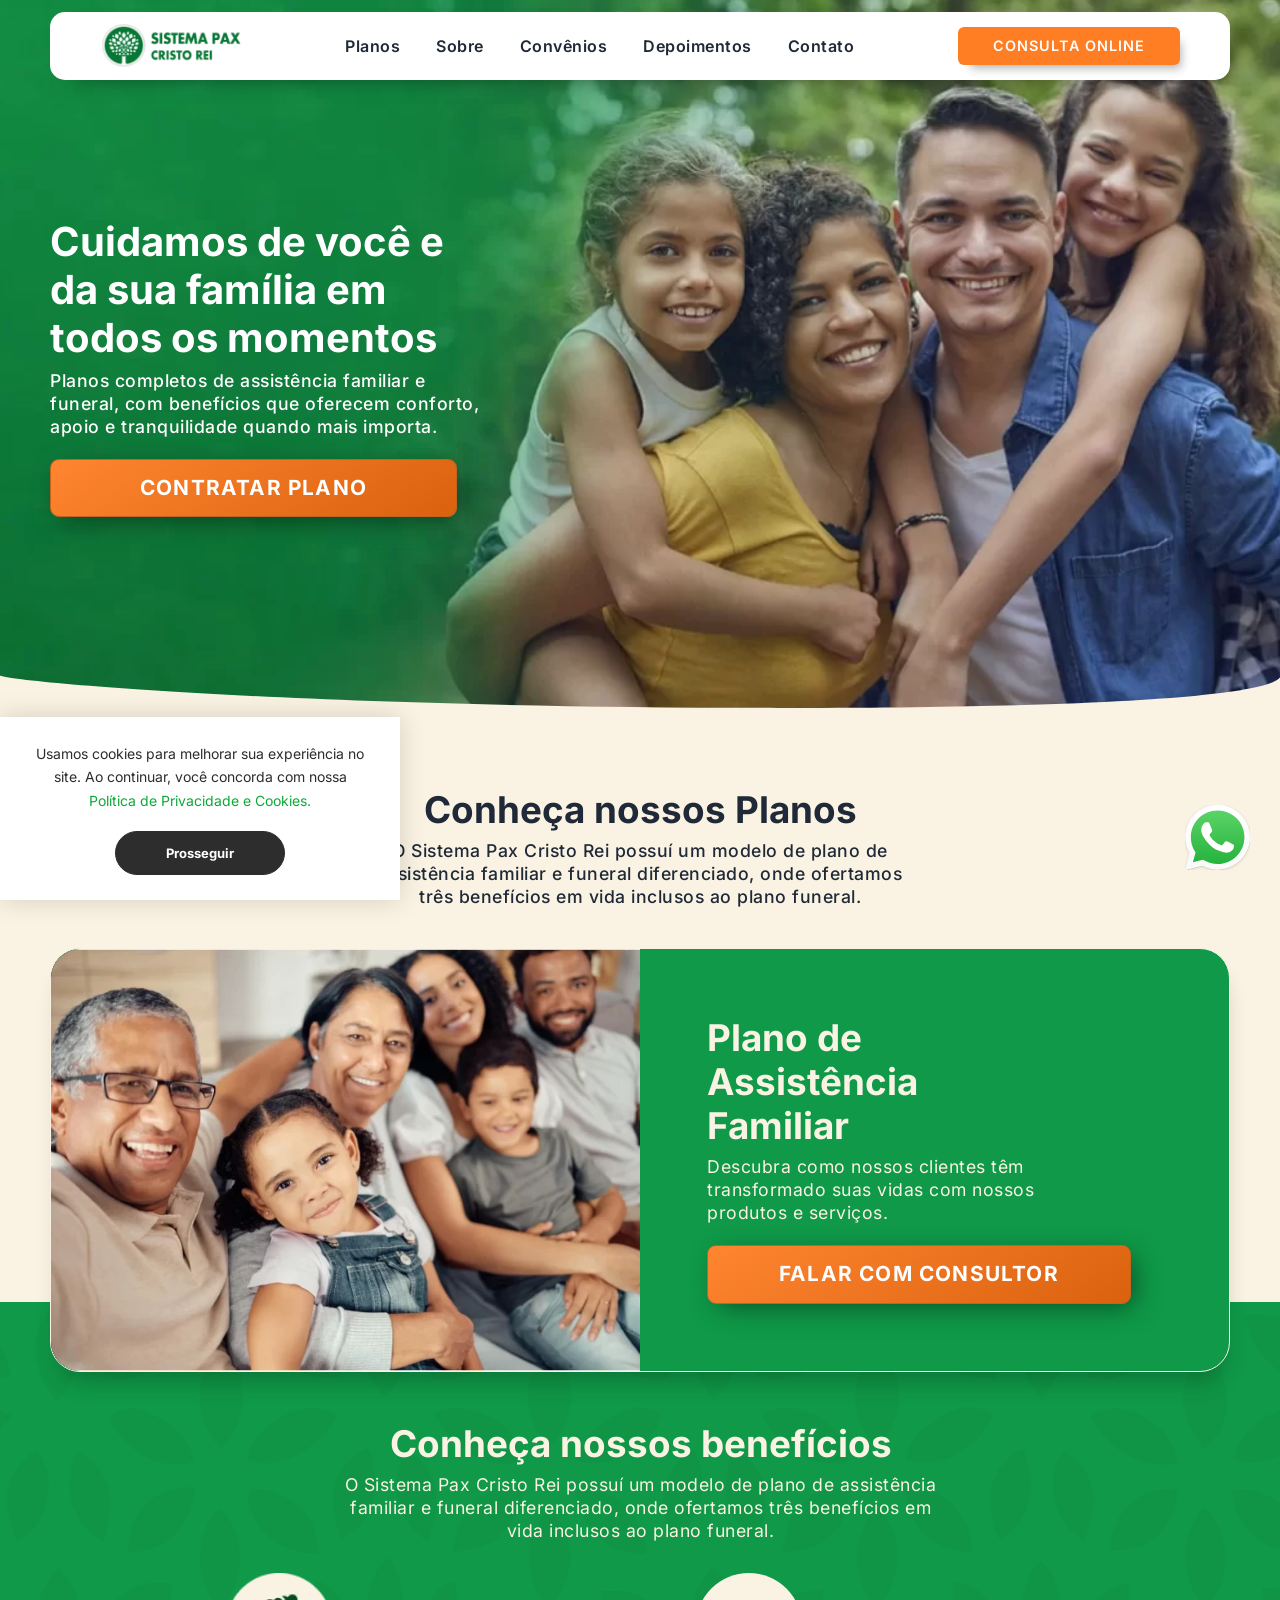
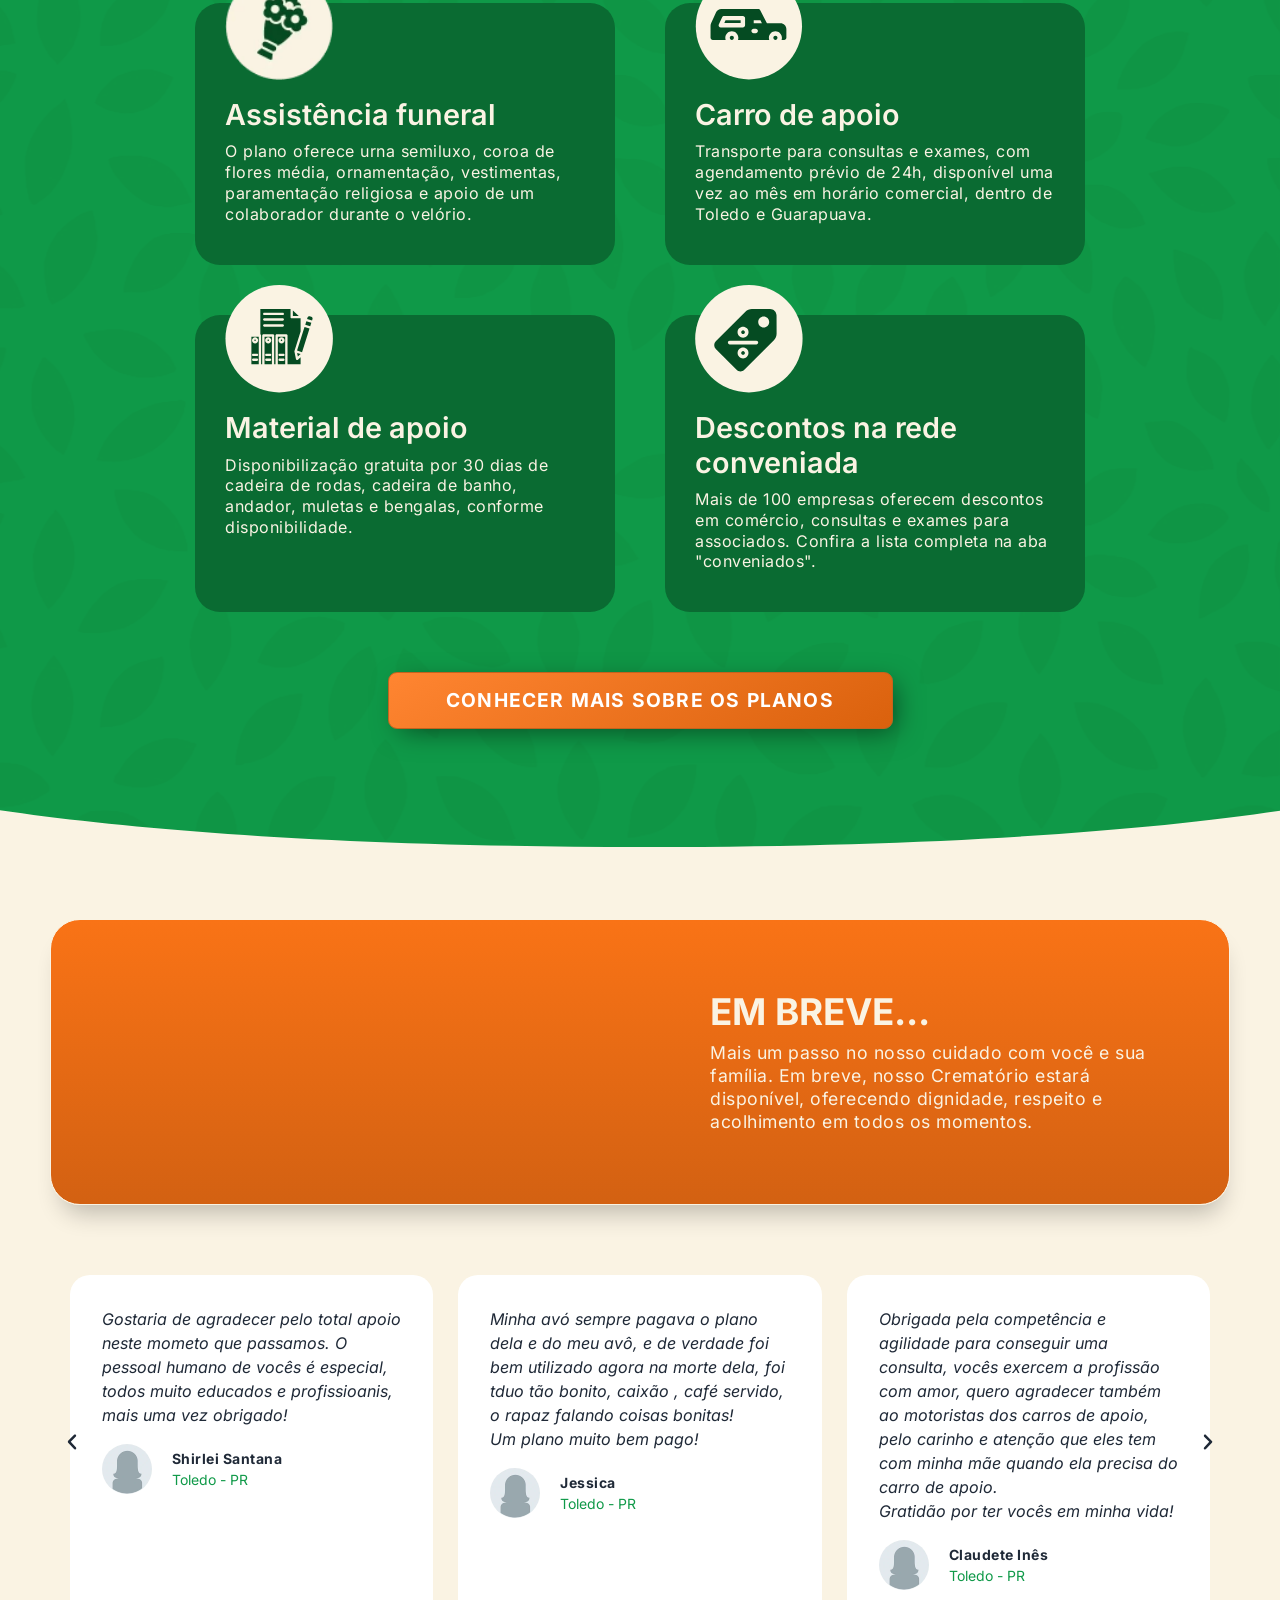
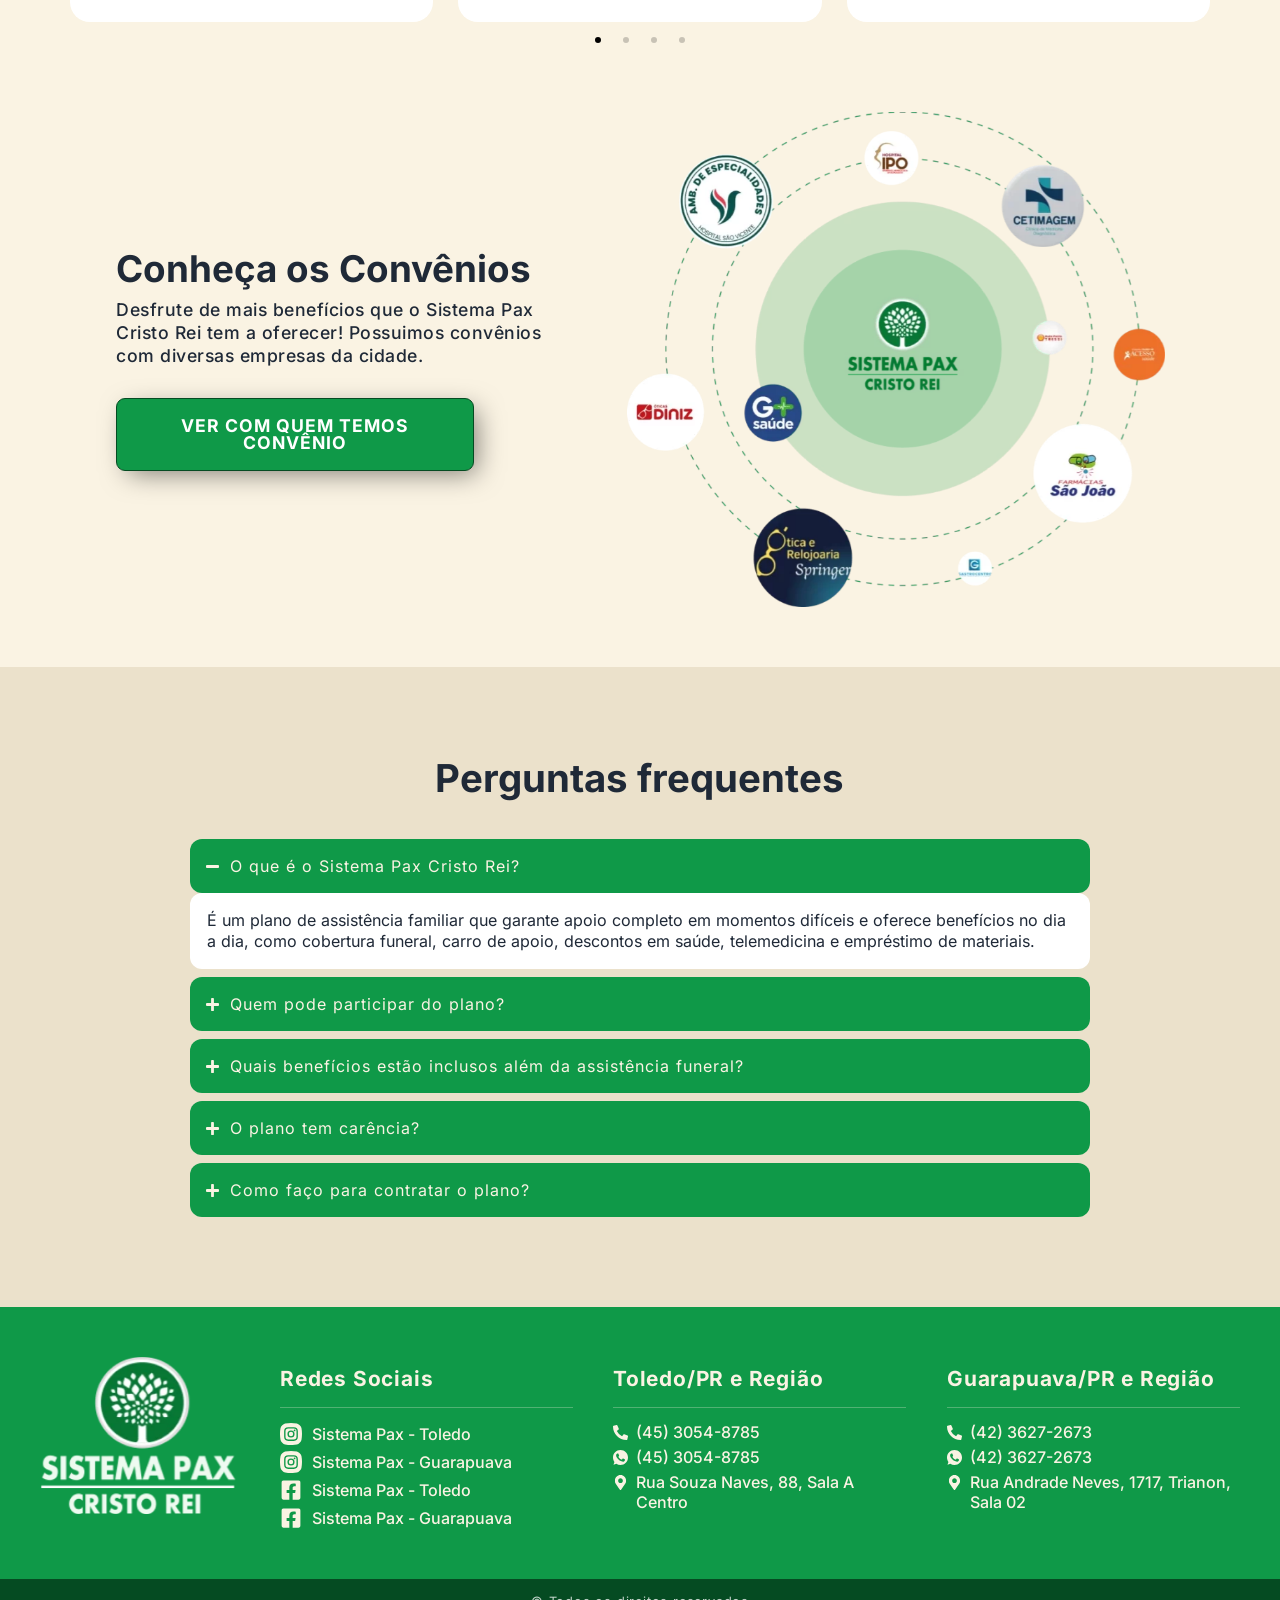
<file: site/index.html>
<!DOCTYPE html>
<html lang="pt-BR">
<head>
  <meta charset="UTF-8">
  <meta name="viewport" content="width=device-width, initial-scale=1">
  <title>Início - Sistema Pax Cristo Rei</title>
  <meta name="description" content="Planos completos de assistência familiar e funeral, com benefícios que oferecem conforto, apoio e tranquilidade quando mais importa.">
  <meta name="robots" content="follow, index, max-snippet:-1, max-video-preview:-1, max-image-preview:large">
  <link rel="canonical" href="https://sistemapaxcristorei.com.br/">
  <meta property="og:locale" content="pt_BR">
  <meta property="og:type" content="website">
  <meta property="og:title" content="Início - Sistema Pax Cristo Rei">
  <meta property="og:description" content="Planos completos de assistência familiar e funeral, com benefícios que oferecem conforto, apoio e tranquilidade quando mais importa.">
  <meta property="og:url" content="https://sistemapaxcristorei.com.br/">
  <meta property="og:site_name" content="Sistema Pax Cristo Rei">
  <meta property="og:image" content="https://sistemapaxcristorei.com.br/assets/img/img-1.webp">
  <meta name="twitter:card" content="summary_large_image">
  <meta name="twitter:title" content="Início - Sistema Pax Cristo Rei">
  <meta name="twitter:description" content="Planos completos de assistência familiar e funeral, com benefícios que oferecem conforto, apoio e tranquilidade quando mais importa.">
  <link rel="icon" href="./assets/img/logotopo_5.webp" sizes="192x192">
  <link rel="apple-touch-icon" href="./assets/img/logotopo_5.webp">
  <link rel="preload" href="./assets/fonts/inter-latin.woff2" as="font" type="font/woff2" crossorigin>
  <link rel="preload" as="image" href="./assets/img/ses-1-desktop-1.webp" media="(min-width: 1367px)" fetchpriority="high">
  <link rel="preload" as="image" href="./assets/img/ses-1-desktop-1-1536x562.webp" media="(min-width: 1201px) and (max-width: 1366px)" fetchpriority="high">
  <link rel="preload" as="image" href="./assets/img/ses-1-desktop-1-1024x375.webp" media="(min-width: 1025px) and (max-width: 1200px)" fetchpriority="high">
  <link rel="preload" as="image" href="./assets/img/ses-1-tablet.webp" media="(min-width: 768px) and (max-width: 1024px)" fetchpriority="high">
  <link rel="preload" as="image" href="./assets/img/ses-1-mobile.webp" media="(max-width: 767px)" fetchpriority="high">
  <link rel="stylesheet" href="./assets/css/style.css?v=7298a313">
  <script src="./assets/js/anim-init.js?v=d9fc86ed"></script>
  <script type="application/ld+json">
  {"@context":"https://schema.org","@graph":[{"@type":["Organization"],"@id":"https://sistemapaxcristorei.com.br/#organization","name":"Sistema Pax Cristo Rei","url":"https://sistemapaxcristorei.com.br/","logo":{"@type":"ImageObject","url":"https://sistemapaxcristorei.com.br/assets/img/logotopo_2.webp","width":341,"height":106},"openingHours":["Monday,Tuesday,Wednesday,Thursday,Friday,Saturday,Sunday 09:00-17:00"],"description":"Planos completos de assistência familiar e funeral, com benefícios que oferecem conforto, apoio e tranquilidade quando mais importa."},{"@type":"WebSite","@id":"https://sistemapaxcristorei.com.br/#website","url":"https://sistemapaxcristorei.com.br/","name":"Sistema Pax Cristo Rei","alternateName":"Sistema Pax","publisher":{"@id":"https://sistemapaxcristorei.com.br/#organization"},"inLanguage":"pt-BR"}]}
  </script>
  <!-- Google Tag Manager -->
  <script src="./assets/js/gtm-init.js?v=2e1f41f6" async></script>
  <!-- End Google Tag Manager -->
</head>
<body class="page-index">
  <noscript><iframe src="https://www.googletagmanager.com/ns.html?id=GTM-T6L82PLL" height="0" width="0" class="gtm-noscript-frame"></iframe></noscript>
  <a class="skip-link" href="#content">Ir para o conteúdo</a>
  <div class="progresso" aria-hidden="true"></div>

  <header class="site-header">
    <div class="header-bar">
      <a class="header-logo" href="./" aria-label="Sistema Pax Cristo Rei - Início">
        <img src="./assets/img/logotopo_2.webp" srcset="./assets/img/logotopo_2-300x93.webp 300w, ./assets/img/logotopo_2.webp 341w" sizes="(max-width: 1024px) 147px, 141px" width="341" height="106" alt="Sistema Pax Cristo Rei">
      </a>
      <nav class="main-nav" aria-label="menu topo">
        <ul>
          <li><a href="./planos/">Planos</a></li>
          <li><a href="./sobre/">Sobre</a></li>
          <li><a href="./convenios/">Convênios</a></li>
          <li><a href="./depoimentos/">Depoimentos</a></li>
          <li><a href="./contato/">Contato</a></li>
        </ul>
      </nav>
      <span class="header-divider" aria-hidden="true"></span>
      <a class="btn btn-header" href="https://sistemapaxcristorei.ailine.com.br/" target="_blank" rel="noopener">CONSULTA ONLINE</a>
    </div>
  </header>

  <main id="content">
<section class="hero hero-home">
  <div class="container hero-inner">
    <div class="hero-text">
      <h1>Cuidamos de você e da sua família em todos os momentos</h1>
      <p>Planos completos de assistência familiar e funeral, com benefícios que oferecem conforto, apoio e tranquilidade quando mais importa.</p>
    </div>
    <a class="btn btn-orange btn-grow hero-btn" href="https://wa.me/554236272673?text=Ol%C3%A1%2C%20vim%20pelo%20site%20e%20gostaria%20de%20mais%20informa%C3%A7%C3%B5es.%20Pode%20me%20ajudar%3F" target="_blank" rel="noopener">CONTRATAR PLANO</a>
  </div>
  <div class="shape shape-bottom shape-asym" aria-hidden="true"><svg viewBox="0 0 1000 100" preserveAspectRatio="none"><path d="M615.2,96.7C240.2,97.8,0,18.9,0,0v100h1000V0C1000,19.2,989.8,96,615.2,96.7z"/></svg></div>
</section>

<section class="section home-planos">
  <div class="container col-center">
    <div class="section-head">
      <h2>Conheça nossos Planos</h2>
      <p>O Sistema Pax Cristo Rei possuí um modelo de plano de assistência familiar e funeral diferenciado, onde ofertamos três benefícios em vida inclusos ao plano funeral.</p>
    </div>
    <div class="split-card split-card-overlap">
      <div class="split-img"><img class="split-img-foto" src="./assets/img/img-1.webp" srcset="./assets/img/img-1-300x202.webp 300w, ./assets/img/img-1-768x517.webp 768w, ./assets/img/img-1.webp 865w" sizes="(max-width: 880px) 100vw, 50vw" width="865" height="582" alt="Família reunida sorrindo no sofá" loading="lazy" decoding="async"></div>
      <div class="split-body">
        <div>
          <h3>Plano de Assistência Familiar</h3>
          <p>Descubra como nossos clientes têm transformado suas vidas com nossos produtos e serviços.</p>
        </div>
        <a class="btn btn-orange btn-grow" href="https://wa.me/554236272673?text=Ol%C3%A1%2C%20vim%20pelo%20site%20e%20gostaria%20de%20mais%20informa%C3%A7%C3%B5es.%20Pode%20me%20ajudar%3F" target="_blank" rel="noopener">Falar com Consultor</a>
      </div>
    </div>
  </div>
</section>

<section class="section home-beneficios">
  <div class="container col-center">
    <div class="section-head section-head-light">
      <h2>Conheça nossos benefícios</h2>
      <p>O Sistema Pax Cristo Rei possuí um modelo de plano de assistência familiar e funeral diferenciado, onde ofertamos três benefícios em vida inclusos ao plano funeral.</p>
    </div>
    <div class="benefit-grid">
      <article class="benefit-card">
        <img src="./assets/img/icone-1.webp" width="91" height="90" alt="" loading="lazy">
        <h3>Assistência funeral</h3>
        <p>O plano oferece urna semiluxo, coroa de flores média, ornamentação, vestimentas, paramentação religiosa e apoio de um colaborador durante o velório.</p>
      </article>
      <article class="benefit-card">
        <img src="./assets/img/Group-42.svg" width="91" height="90" alt="" loading="lazy">
        <h3>Carro de apoio</h3>
        <p>Transporte para consultas e exames, com agendamento prévio de 24h, disponível uma vez ao mês em horário comercial, dentro de Toledo e Guarapuava.</p>
      </article>
      <article class="benefit-card">
        <img src="./assets/img/Group-43.svg" width="90" height="90" alt="" loading="lazy">
        <h3>Material de apoio</h3>
        <p>Disponibilização gratuita por 30 dias de cadeira de rodas, cadeira de banho, andador, muletas e bengalas, conforme disponibilidade.</p>
      </article>
      <article class="benefit-card">
        <img src="./assets/img/Group-44.svg" width="90" height="90" alt="" loading="lazy">
        <h3>Descontos na rede conveniada</h3>
        <p>Mais de 100 empresas oferecem descontos em comércio, consultas e exames para associados. Confira a lista completa na aba "conveniados".</p>
      </article>
    </div>
    <a class="btn btn-orange btn-grow btn-planos" href="./planos/">Conhecer mais sobre os planos</a>
  </div>
  <div class="shape shape-bottom shape-curve" aria-hidden="true"><svg viewBox="0 0 1000 100" preserveAspectRatio="none"><path d="M500,97C126.7,96.3,0.8,19.8,0,0v100l1000,0V1C1000,19.4,873.3,97.8,500,97z"/></svg></div>
</section>

<section class="section home-embreve">
  <div class="container">
    <div class="split-card split-card-orange">
      <div class="split-img split-video" data-bg-video="UHmfruhnGL0" data-start="15"></div>
      <div class="split-body split-body-wide">
        <div>
          <h3>EM BREVE...</h3>
          <p>Mais um passo no nosso cuidado com você e sua família. Em breve, nosso Crematório estará disponível, oferecendo dignidade, respeito e acolhimento em todos os momentos.</p>
        </div>
      </div>
    </div>
  </div>
</section>

<section class="section home-depoimentos">
  <div class="container">
    <div class="carousel" data-carousel aria-roledescription="carousel" aria-label="Depoimentos">
      <button type="button" class="carousel-btn carousel-prev" aria-label="Anterior"><svg viewBox="0 0 1000 1000"><use href="#i-chev-left"/></svg></button>
      <div class="carousel-viewport">
        <div class="carousel-track">
        <div class="carousel-slide">
          <figure class="testimonial">
            <blockquote class="testimonial-text">Gostaria de agradecer pelo total apoio neste mometo que passamos. O pessoal humano de vocês é especial, todos muito educados e profissioanis, mais uma vez obrigado!</blockquote>
            <figcaption class="testimonial-footer">
              <img src="./assets/img/icone-female.webp" width="50" height="50" alt="Shirlei Santana" loading="lazy">
              <cite><span class="t-name">Shirlei Santana</span><span class="t-title">Toledo - PR</span></cite>
            </figcaption>
          </figure>
        </div>
        <div class="carousel-slide">
          <figure class="testimonial">
            <blockquote class="testimonial-text">Minha avó sempre pagava o plano dela e do meu avô, e de verdade foi bem utilizado agora na morte dela, foi tduo tão bonito, caixão , café servido, o rapaz falando coisas bonitas!<br>Um plano muito bem pago!</blockquote>
            <figcaption class="testimonial-footer">
              <img src="./assets/img/icone-female.webp" width="50" height="50" alt="Jessica" loading="lazy">
              <cite><span class="t-name">Jessica</span><span class="t-title">Toledo - PR</span></cite>
            </figcaption>
          </figure>
        </div>
        <div class="carousel-slide">
          <figure class="testimonial">
            <blockquote class="testimonial-text">Obrigada pela competência e agilidade para conseguir uma consulta, vocês exercem a profissão com amor, quero agradecer também ao motoristas dos carros de apoio, pelo carinho e atenção que eles tem com minha mãe quando ela precisa do carro de apoio.<br>Gratidão por ter vocês em minha vida!</blockquote>
            <figcaption class="testimonial-footer">
              <img src="./assets/img/icone-female.webp" width="50" height="50" alt="Claudete Inês" loading="lazy">
              <cite><span class="t-name">Claudete Inês</span><span class="t-title">Toledo - PR</span></cite>
            </figcaption>
          </figure>
        </div>
        <div class="carousel-slide">
          <figure class="testimonial">
            <blockquote class="testimonial-text">Eu, Joana, quero agradecer todos vocês do paxi Cristo pelo atendimento que Deus abençoe a todos vocês o meu muito obrigada</blockquote>
            <figcaption class="testimonial-footer">
              <img src="./assets/img/icone-female.webp" width="50" height="50" alt="Joana" loading="lazy">
              <cite><span class="t-name">Joana</span><span class="t-title">Toledo - PR</span></cite>
            </figcaption>
          </figure>
        </div>
        </div>
      </div>
      <button type="button" class="carousel-btn carousel-next" aria-label="Próximo"><svg viewBox="0 0 1000 1000"><use href="#i-chev-right"/></svg></button>
      <div class="carousel-dots" role="tablist"></div>
    </div>
  </div>
</section>

<section class="section home-convenios">
  <div class="container convenios-row">
    <div class="convenios-text">
      <h2>Conheça os Convênios</h2>
      <p>Desfrute de mais benefícios que o Sistema Pax Cristo Rei tem a oferecer! Possuimos convênios com diversas empresas da cidade.</p>
      <a class="btn btn-green btn-grow" href="./convenios/">Ver com quem temos convênio</a>
    </div>
    <div class="convenios-img">
      <img src="./assets/img/group_22-1.webp" srcset="./assets/img/group_22-1-300x276.webp 300w, ./assets/img/group_22-1-768x707.webp 768w, ./assets/img/group_22-1.webp 876w" sizes="(max-width: 767px) 87vw, (max-width: 1024px) 50vw, 42vw" width="876" height="806" alt="Empresas conveniadas ao Sistema Pax Cristo Rei" loading="lazy" decoding="async">
    </div>
  </div>
</section>

<section class="section home-faq">
  <div class="container col-center">
    <h2 class="faq-title">Perguntas frequentes</h2>
    <div class="accordion" data-accordion>
      <details class="acc-item" open>
        <summary><span class="acc-icon" aria-hidden="true"><svg class="i-open" viewBox="0 0 448 512"><use href="#i-minus"/></svg><svg class="i-closed" viewBox="0 0 448 512"><use href="#i-plus"/></svg></span><span class="acc-title">O que é o Sistema Pax Cristo Rei?</span></summary>
        <div class="acc-content"><p>É um plano de assistência familiar que garante apoio completo em momentos difíceis e oferece benefícios no dia a dia, como cobertura funeral, carro de apoio, descontos em saúde, telemedicina e empréstimo de materiais.</p></div>
      </details>
      <details class="acc-item">
        <summary><span class="acc-icon" aria-hidden="true"><svg class="i-open" viewBox="0 0 448 512"><use href="#i-minus"/></svg><svg class="i-closed" viewBox="0 0 448 512"><use href="#i-plus"/></svg></span><span class="acc-title">Quem pode participar do plano?</span></summary>
        <div class="acc-content"><p>O titular pode incluir no contrato cônjuge, filhos solteiros, além de pais ou sogros, garantindo proteção para toda a família.</p></div>
      </details>
      <details class="acc-item">
        <summary><span class="acc-icon" aria-hidden="true"><svg class="i-open" viewBox="0 0 448 512"><use href="#i-minus"/></svg><svg class="i-closed" viewBox="0 0 448 512"><use href="#i-plus"/></svg></span><span class="acc-title">Quais benefícios estão inclusos além da assistência funeral?</span></summary>
        <div class="acc-content"><p>Além da cobertura funeral, você tem acesso a descontos em saúde, consultas por vídeo, carro de apoio para exames e consultas e empréstimo de cadeiras de rodas, muletas e andadores.</p></div>
      </details>
      <details class="acc-item">
        <summary><span class="acc-icon" aria-hidden="true"><svg class="i-open" viewBox="0 0 448 512"><use href="#i-minus"/></svg><svg class="i-closed" viewBox="0 0 448 512"><use href="#i-plus"/></svg></span><span class="acc-title">O plano tem carência?</span></summary>
        <div class="acc-content"><p>Sim, alguns serviços possuem prazos específicos de início de uso. Mas não se preocupe: nossa equipe explica tudo com clareza no momento da adesão.</p></div>
      </details>
      <details class="acc-item">
        <summary><span class="acc-icon" aria-hidden="true"><svg class="i-open" viewBox="0 0 448 512"><use href="#i-minus"/></svg><svg class="i-closed" viewBox="0 0 448 512"><use href="#i-plus"/></svg></span><span class="acc-title">Como faço para contratar o plano?</span></summary>
        <div class="acc-content"><p>É simples! Entre em contato pelo WhatsApp, telefone ou visite nossas unidades. Nossa equipe vai ajudar você a escolher a melhor opção.</p></div>
      </details>
    </div>
  </div>
</section>

  </main>

  <footer class="site-footer">
    <div class="footer-main">
      <div class="footer-inner">
        <div class="footer-logo">
          <img src="./assets/img/group_21.webp" width="239" height="188" alt="Sistema Pax Cristo Rei" loading="lazy">
        </div>
        <div class="footer-col footer-col-social">
          <h2>Redes Sociais</h2>
          <ul class="icon-list icon-list-lg">
            <li><a href="https://www.instagram.com/sistemapaxtoledo" target="_blank" rel="noopener"><svg class="ico" viewBox="0 0 176 176" aria-hidden="true"><use href="#i-instagram"/></svg><span>Sistema Pax - Toledo</span></a></li>
            <li><a href="https://www.instagram.com/sistemapaxguarapuava" target="_blank" rel="noopener"><svg class="ico" viewBox="0 0 176 176" aria-hidden="true"><use href="#i-instagram"/></svg><span>Sistema Pax - Guarapuava</span></a></li>
            <li><a href="https://www.facebook.com/people/Sistema-Pax-Cristo-Rei-Toledo/61575638837953/" target="_blank" rel="noopener"><svg class="ico" viewBox="0 0 448 512" aria-hidden="true"><use href="#i-facebook"/></svg><span>Sistema Pax - Toledo</span></a></li>
            <li><a href="https://www.facebook.com/people/Sistema-Pax-Cristo-Rei-Guarapuava/61576049009469/" target="_blank" rel="noopener"><svg class="ico" viewBox="0 0 448 512" aria-hidden="true"><use href="#i-facebook"/></svg><span>Sistema Pax - Guarapuava</span></a></li>
          </ul>
        </div>
        <div class="footer-col">
          <h2>Toledo/PR e Região</h2>
          <ul class="icon-list">
            <li><a href="tel:+554530548785"><svg class="ico" viewBox="0 0 512 512" aria-hidden="true"><use href="#i-phone"/></svg><span>(45) 3054-8785</span></a></li>
            <li><a href="https://wa.me/554530548785" target="_blank" rel="noopener"><svg class="ico" viewBox="0 0 512 512" aria-hidden="true"><use href="#i-whatsapp"/></svg><span>(45) 3054-8785</span></a></li>
            <li><svg class="ico" viewBox="0 0 384 512" aria-hidden="true"><use href="#i-pin"/></svg><span>Rua Souza Naves, 88, Sala A Centro</span></li>
          </ul>
        </div>
        <div class="footer-col">
          <h2>Guarapuava/PR e Região</h2>
          <ul class="icon-list">
            <li><a href="tel:+554236272673"><svg class="ico" viewBox="0 0 512 512" aria-hidden="true"><use href="#i-phone"/></svg><span>(42) 3627-2673</span></a></li>
            <li><a href="https://wa.me/554236272673" target="_blank" rel="noopener"><svg class="ico" viewBox="0 0 512 512" aria-hidden="true"><use href="#i-whatsapp"/></svg><span>(42) 3627-2673</span></a></li>
            <li><svg class="ico" viewBox="0 0 384 512" aria-hidden="true"><use href="#i-pin"/></svg><span>Rua Andrade Neves, 1717, Trianon, Sala 02</span></li>
          </ul>
        </div>
      </div>
    </div>
    <div class="footer-bottom">
      <p>© Todos os direitos reservados</p>
    </div>
  </footer>

  <a class="whatsapp-float" href="https://wa.me/554236272673?text=Ol%C3%A1%2C%20vim%20pelo%20site%20e%20gostaria%20de%20mais%20informa%C3%A7%C3%B5es.%20Pode%20me%20ajudar%3F" target="_blank" rel="noopener" aria-label="Fale conosco pelo WhatsApp">
    <img src="./assets/img/whatsapp.svg" width="65" height="65" alt="">
  </a>

  <div class="cookie-banner" id="cookie-banner" role="dialog" aria-live="polite" aria-label="Aviso de cookies" hidden>
    <p>Usamos cookies para melhorar sua experiência no site. Ao continuar, você concorda com nossa <a href="./politica-de-privacidade-e-cookies/">Política de Privacidade e Cookies.</a></p>
    <button type="button" class="cookie-btn" id="cookie-accept">Prosseguir</button>
  </div>

  <svg width="0" height="0" class="svg-sprite-defs" aria-hidden="true">
    <defs>
      <symbol id="i-instagram" viewBox="0 0 176 176"><path d="M105.39,88.06A17.39,17.39,0,1,1,88,70.67,17.36,17.36,0,0,1,105.39,88.06Z"/><path d="M110.23,44.13H65.77a21.71,21.71,0,0,0-21.7,21.7v44.48A21.69,21.69,0,0,0,65.77,132h44.48a21.69,21.69,0,0,0,21.68-21.7V65.83A21.71,21.71,0,0,0,110.23,44.13ZM88,116.51a28.43,28.43,0,1,1,28.45-28.45A28.45,28.45,0,0,1,88,116.51Zm28.61-49.87a7,7,0,1,1,7-7A7,7,0,0,1,116.61,66.64Z"/><path d="M171.64,40.85C167.69,25,151,8.31,135.15,4.36A262,262,0,0,0,88,0,262.18,262.18,0,0,0,40.85,4.36C25,8.31,8.32,25,4.37,40.85a256.4,256.4,0,0,0,0,94.3C8.32,151,25,167.7,40.85,171.64A262.18,262.18,0,0,0,88,176q6.7,0,13.4-.35a268.710,268.710,0,0,0,33.75-4c15.89-3.94,32.54-20.6,36.490-36.49A261.54,261.54,0,0,0,176,86.48,261.1,261.1,0,0,0,171.64,40.85ZM143,110.29a32.81,32.81,0,0,1-32.77,32.77H65.77A32.81,32.81,0,0,1,33,110.29V65.83A32.81,32.81,0,0,1,65.77,33.06h44.46A32.81,32.81,0,0,1,143,65.83Z"/></symbol>
      <symbol id="i-facebook" viewBox="0 0 448 512"><path d="M400 32H48A48 48 0 0 0 0 80v352a48 48 0 0 0 48 48h137.25V327.69h-63V256h63v-54.64c0-62.15 37-96.48 93.67-96.48 27.14 0 55.52 4.84 55.52 4.84v61h-31.27c-30.81 0-40.42 19.12-40.42 38.73V256h68.78l-11 71.69h-57.78V480H400a48 48 0 0 0 48-48V80a48 48 0 0 0-48-48z"/></symbol>
      <symbol id="i-phone" viewBox="0 0 512 512"><path d="M497.39 361.8l-112-48a24 24 0 0 0-28 6.9l-49.6 60.6A370.66 370.66 0 0 1 130.6 204.11l60.6-49.6a23.94 23.94 0 0 0 6.9-28l-48-112A24.16 24.16 0 0 0 122.6.61l-104 24A24 24 0 0 0 0 48c0 256.5 207.9 464 464 464a24 24 0 0 0 23.4-18.6l24-104a24.29 24.29 0 0 0-14.01-27.6z"/></symbol>
      <symbol id="i-whatsapp" viewBox="0 0 512 512"><path d="M256.064,0h-0.128C114.784,0,0,114.816,0,256c0,56,18.048,107.904,48.736,150.048l-31.904,95.104l98.4-31.456C155.712,496.512,204,512,256.064,512C397.216,512,512,397.152,512,256S397.216,0,256.064,0z M405.024,361.504c-6.176,17.44-30.688,31.904-50.24,36.128c-13.376,2.848-30.848,5.12-89.664-19.264C189.888,347.2,141.44,270.752,137.664,265.792c-3.616-4.96-30.4-40.48-30.4-77.216s18.656-54.624,26.176-62.304c6.176-6.304,16.384-9.184,26.176-9.184c3.168,0,6.016,0.16,8.576,0.288c7.52,0.32,11.296,0.768,16.256,12.64c6.176,14.88,21.216,51.616,23.008,55.392c1.824,3.776,3.648,8.896,1.088,13.856c-2.4,5.12-4.512,7.392-8.288,11.744c-3.776,4.352-7.36,7.68-11.136,12.352c-3.456,4.064-7.36,8.416-3.008,15.936c4.352,7.36,19.392,31.904,41.536,51.616c28.576,25.44,51.744,33.568,60.032,37.024c6.176,2.56,13.536,1.952,18.048-2.848c5.728-6.176,12.8-16.416,20-26.496c5.12-7.232,11.584-8.128,18.368-5.568c6.912,2.4,43.488,20.48,51.008,24.224c7.52,3.776,12.48,5.568,14.304,8.736C411.2,329.152,411.2,344.032,405.024,361.504z"/></symbol>
      <symbol id="i-pin" viewBox="0 0 384 512"><path d="M172.268 501.67C26.97 291.031 0 269.413 0 192 0 85.961 85.961 0 192 0s192 85.961 192 192c0 77.413-26.97 99.031-172.268 309.67-9.535 13.774-29.93 13.773-39.464 0zM192 272c44.183 0 80-35.817 80-80s-35.817-80-80-80-80 35.817-80 80 35.817 80 80 80z"/></symbol>
      <symbol id="i-plus" viewBox="0 0 448 512"><path d="M416 208H272V64c0-17.67-14.33-32-32-32h-32c-17.67 0-32 14.33-32 32v144H32c-17.67 0-32 14.33-32 32v32c0 17.67 14.33 32 32 32h144v144c0 17.67 14.33 32 32 32h32c17.67 0 32-14.330 32-32V304h144c17.67 0 32-14.33 32-32v-32c0-17.67-14.33-32-32-32z"/></symbol>
      <symbol id="i-minus" viewBox="0 0 448 512"><path d="M416 208H32c-17.67 0-32 14.33-32 32v32c0 17.67 14.33 32 32 32h384c17.67 0 32-14.33 32-32v-32c0-17.67-14.33-32-32-32z"/></symbol>
      <symbol id="i-chev-left" viewBox="0 0 1000 1000"><path d="M646 125C629 125 613 133 604 142L308 442C296 454 292 471 292 487 292 504 296 521 308 533L604 854C617 867 629 875 646 875 663 875 679 871 692 858 704 846 713 829 713 812 713 796 708 779 692 767L438 487 692 225C700 217 708 204 708 187 708 171 704 154 692 142 675 129 663 125 646 125Z"/></symbol>
      <symbol id="i-chev-right" viewBox="0 0 1000 1000"><path d="M696 533C708 521 713 504 713 487 713 471 708 454 696 446L400 146C388 133 375 125 354 125 338 125 325 129 313 142 300 154 292 171 292 187 292 204 296 221 308 233L563 492 304 771C292 783 288 800 288 817 288 833 296 850 308 863 321 871 338 875 354 875 371 875 388 867 400 854L696 533Z"/></symbol>
    </defs>
  </svg>

  <script src="./assets/js/main.js?v=a1498ea8" defer></script>
</body>
</html>
</file>
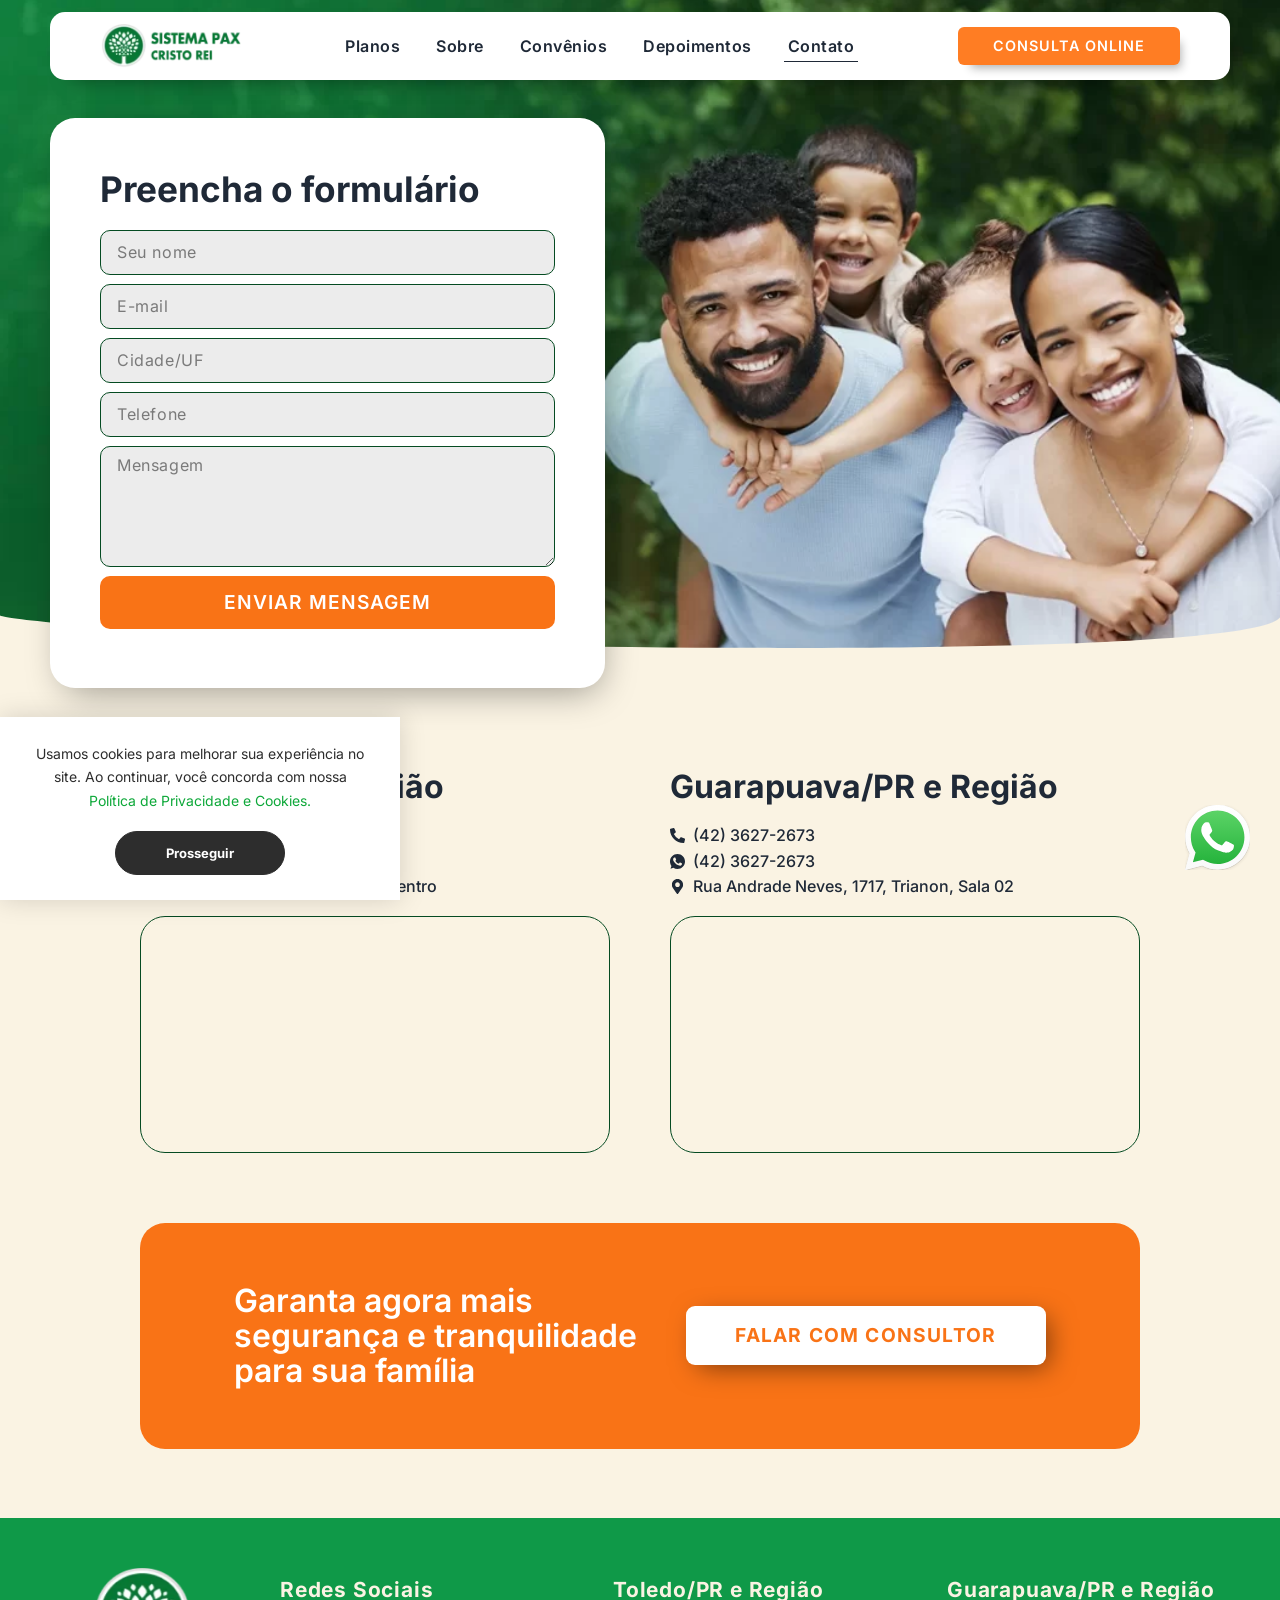
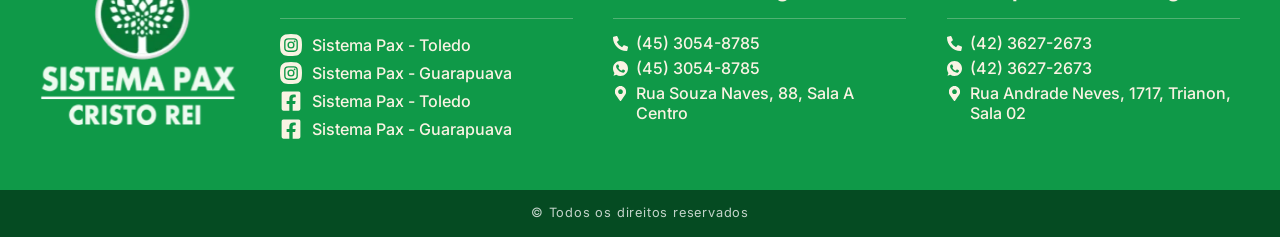
<file: site/contato/index.html>
<!DOCTYPE html>
<html lang="pt-BR">
<head>
  <meta charset="UTF-8">
  <meta name="viewport" content="width=device-width, initial-scale=1">
  <title>Contato - Sistema Pax Cristo Rei</title>
  <meta name="description" content="Fale com o Sistema Pax Cristo Rei em Toledo/PR e Guarapuava/PR. Telefone, WhatsApp, endereço e formulário de contato.">
  <meta name="robots" content="follow, index, max-snippet:-1, max-video-preview:-1, max-image-preview:large">
  <link rel="canonical" href="https://sistemapaxcristorei.com.br/contato/">
  <meta property="og:locale" content="pt_BR">
  <meta property="og:type" content="website">
  <meta property="og:title" content="Contato - Sistema Pax Cristo Rei">
  <meta property="og:description" content="Fale com o Sistema Pax Cristo Rei em Toledo/PR e Guarapuava/PR. Telefone, WhatsApp, endereço e formulário de contato.">
  <meta property="og:url" content="https://sistemapaxcristorei.com.br/contato/">
  <meta property="og:site_name" content="Sistema Pax Cristo Rei">
  <meta property="og:image" content="https://sistemapaxcristorei.com.br/assets/img/logotopo_2.webp">
  <meta name="twitter:card" content="summary_large_image">
  <meta name="twitter:title" content="Contato - Sistema Pax Cristo Rei">
  <meta name="twitter:description" content="Fale com o Sistema Pax Cristo Rei em Toledo/PR e Guarapuava/PR. Telefone, WhatsApp, endereço e formulário de contato.">
  <link rel="icon" href="../assets/img/logotopo_5.webp" sizes="192x192">
  <link rel="apple-touch-icon" href="../assets/img/logotopo_5.webp">
  <link rel="preload" href="../assets/fonts/inter-latin.woff2" as="font" type="font/woff2" crossorigin>
  <link rel="preload" as="image" href="../assets/img/ses-1-desktop-3.webp" media="(min-width: 1367px)" fetchpriority="high">
  <link rel="preload" as="image" href="../assets/img/ses-1-desktop-3-1536x535.webp" media="(min-width: 1201px) and (max-width: 1366px)" fetchpriority="high">
  <link rel="preload" as="image" href="../assets/img/ses-1-desktop-3-1024x356.webp" media="(min-width: 1025px) and (max-width: 1200px)" fetchpriority="high">
  <link rel="preload" as="image" href="../assets/img/ses-1-tablet-2-768x932.webp" media="(min-width: 768px) and (max-width: 1024px)" fetchpriority="high">
  <link rel="preload" as="image" href="../assets/img/ses-1-mobile-2.webp" media="(max-width: 767px)" fetchpriority="high">
  <link rel="stylesheet" href="../assets/css/style.css?v=7298a313">
  <script src="../assets/js/anim-init.js?v=d9fc86ed"></script>
  <script type="application/ld+json">
  {"@context":"https://schema.org","@graph":[{"@type":["Organization"],"@id":"https://sistemapaxcristorei.com.br/#organization","name":"Sistema Pax Cristo Rei","url":"https://sistemapaxcristorei.com.br/","logo":{"@type":"ImageObject","url":"https://sistemapaxcristorei.com.br/assets/img/logotopo_2.webp","width":341,"height":106},"openingHours":["Monday,Tuesday,Wednesday,Thursday,Friday,Saturday,Sunday 09:00-17:00"],"description":"Planos completos de assistência familiar e funeral, com benefícios que oferecem conforto, apoio e tranquilidade quando mais importa."},{"@type":"WebSite","@id":"https://sistemapaxcristorei.com.br/#website","url":"https://sistemapaxcristorei.com.br/","name":"Sistema Pax Cristo Rei","alternateName":"Sistema Pax","publisher":{"@id":"https://sistemapaxcristorei.com.br/#organization"},"inLanguage":"pt-BR"}]}
  </script>
  <!-- Google Tag Manager -->
  <script src="../assets/js/gtm-init.js?v=2e1f41f6" async></script>
  <!-- End Google Tag Manager -->
</head>
<body class="page-contato">
  <noscript><iframe src="https://www.googletagmanager.com/ns.html?id=GTM-T6L82PLL" height="0" width="0" class="gtm-noscript-frame"></iframe></noscript>
  <a class="skip-link" href="#content">Ir para o conteúdo</a>
  <div class="progresso" aria-hidden="true"></div>

  <header class="site-header">
    <div class="header-bar">
      <a class="header-logo" href="../" aria-label="Sistema Pax Cristo Rei - Início">
        <img src="../assets/img/logotopo_2.webp" srcset="../assets/img/logotopo_2-300x93.webp 300w, ../assets/img/logotopo_2.webp 341w" sizes="(max-width: 1024px) 147px, 141px" width="341" height="106" alt="Sistema Pax Cristo Rei">
      </a>
      <nav class="main-nav" aria-label="menu topo">
        <ul>
          <li><a href="../planos/">Planos</a></li>
          <li><a href="../sobre/">Sobre</a></li>
          <li><a href="../convenios/">Convênios</a></li>
          <li><a href="../depoimentos/">Depoimentos</a></li>
          <li><a href="../contato/" class="active" aria-current="page">Contato</a></li>
        </ul>
      </nav>
      <span class="header-divider" aria-hidden="true"></span>
      <a class="btn btn-header" href="https://sistemapaxcristorei.ailine.com.br/" target="_blank" rel="noopener">CONSULTA ONLINE</a>
    </div>
  </header>

  <main id="content">
<section class="hero hero-contato">
  <div class="container hero-inner">
    <div class="form-card">
      <h1>Preencha o formulário</h1>
      <form class="contact-form" id="contact-form" novalidate>
        <label class="sr-only" for="f-nome">Nome</label>
        <input id="f-nome" type="text" name="nome" placeholder="Seu nome" autocomplete="name">
        <label class="sr-only" for="f-email">Email</label>
        <input id="f-email" type="email" name="email" placeholder="E-mail" required autocomplete="email">
        <label class="sr-only" for="f-cidade">Cidade</label>
        <input id="f-cidade" type="text" name="cidade" placeholder="Cidade/UF" required>
        <label class="sr-only" for="f-telefone">Telefone</label>
        <input id="f-telefone" type="tel" name="telefone" placeholder="Telefone" required autocomplete="tel">
        <label class="sr-only" for="f-mensagem">Mensagem</label>
        <textarea id="f-mensagem" name="mensagem" rows="4" placeholder="Mensagem"></textarea>
        <!-- Campo-isca: invisível para pessoas, mas um robô que preenche tudo cai nele.
             Se vier preenchido, a mensagem é descartada antes mesmo de ser enviada. -->
        <label class="hp" for="f-honey" aria-hidden="true">Não preencha este campo</label>
        <input id="f-honey" type="text" name="_honey" class="hp" tabindex="-1" autocomplete="off" aria-hidden="true">
        <button type="submit" class="btn-submit">Enviar mensagem</button>
        <p class="form-msg" role="status" aria-live="polite"></p>
      </form>
    </div>
  </div>
  <div class="shape shape-bottom shape-asym" aria-hidden="true"><svg viewBox="0 0 1000 100" preserveAspectRatio="none"><path d="M615.2,96.7C240.2,97.8,0,18.9,0,0v100h1000V0C1000,19.2,989.8,96,615.2,96.7z"/></svg></div>
</section>

<section class="contato-unidades">
  <div class="container contato-row">
    <div class="contato-col">
      <h2>Toledo/PR e Região</h2>
      <ul class="icon-list icon-list-dark">
        <li><a href="tel:+554530548785"><svg class="ico" viewBox="0 0 512 512" aria-hidden="true"><use href="#i-phone"/></svg><span>(45) 3054-8785</span></a></li>
        <li><a href="https://wa.me/554530548785" target="_blank" rel="noopener"><svg class="ico" viewBox="0 0 512 512" aria-hidden="true"><use href="#i-whatsapp"/></svg><span>(45) 3054-8785</span></a></li>
        <li><svg class="ico" viewBox="0 0 384 512" aria-hidden="true"><use href="#i-pin"/></svg><span>Rua Souza Naves, 88, Sala A Centro</span></li>
      </ul>
      <div class="map">
        <iframe loading="lazy" src="https://maps.google.com/maps?q=Rua%20Souza%20Naves%2C%2088%2C%20Sala%20A%20Centro%2C%20Toledo%20-%20PR&amp;t=m&amp;z=13&amp;output=embed&amp;iwloc=near" title="Rua Souza Naves, 88, Sala A Centro, Toledo - PR" aria-label="Rua Souza Naves, 88, Sala A Centro, Toledo - PR"></iframe>
      </div>
    </div>
    <div class="contato-col">
      <h2>Guarapuava/PR e Região</h2>
      <ul class="icon-list icon-list-dark">
        <li><a href="tel:+554236272673"><svg class="ico" viewBox="0 0 512 512" aria-hidden="true"><use href="#i-phone"/></svg><span>(42) 3627-2673</span></a></li>
        <li><a href="https://wa.me/554236272673" target="_blank" rel="noopener"><svg class="ico" viewBox="0 0 512 512" aria-hidden="true"><use href="#i-whatsapp"/></svg><span>(42) 3627-2673</span></a></li>
        <li><svg class="ico" viewBox="0 0 384 512" aria-hidden="true"><use href="#i-pin"/></svg><span>Rua Andrade Neves, 1717, Trianon, Sala 02</span></li>
      </ul>
      <div class="map">
        <iframe loading="lazy" src="https://maps.google.com/maps?q=Rua%20Andrade%20Neves%2C%201717%2C%20Trianon&amp;t=m&amp;z=13&amp;output=embed&amp;iwloc=near" title="Rua Andrade Neves, 1717, Trianon, Guarapuava - PR" aria-label="Rua Andrade Neves, 1717, Trianon, Guarapuava - PR"></iframe>
      </div>
    </div>
  </div>
</section>

<section class="section cta-sec ">
  <div class="container col-center">
    <div class="cta-box">
      <h2>Garanta agora mais segurança e tranquilidade para sua família</h2>
      <a class="btn btn-white btn-grow" href="https://wa.me/554236272673?text=Ol%C3%A1%2C%20vim%20pelo%20site%20e%20gostaria%20de%20mais%20informa%C3%A7%C3%B5es.%20Pode%20me%20ajudar%3F" target="_blank" rel="noopener">Falar com Consultor</a>
    </div>
  </div>
</section>

  </main>

  <footer class="site-footer">
    <div class="footer-main">
      <div class="footer-inner">
        <div class="footer-logo">
          <img src="../assets/img/group_21.webp" width="239" height="188" alt="Sistema Pax Cristo Rei" loading="lazy">
        </div>
        <div class="footer-col footer-col-social">
          <h2>Redes Sociais</h2>
          <ul class="icon-list icon-list-lg">
            <li><a href="https://www.instagram.com/sistemapaxtoledo" target="_blank" rel="noopener"><svg class="ico" viewBox="0 0 176 176" aria-hidden="true"><use href="#i-instagram"/></svg><span>Sistema Pax - Toledo</span></a></li>
            <li><a href="https://www.instagram.com/sistemapaxguarapuava" target="_blank" rel="noopener"><svg class="ico" viewBox="0 0 176 176" aria-hidden="true"><use href="#i-instagram"/></svg><span>Sistema Pax - Guarapuava</span></a></li>
            <li><a href="https://www.facebook.com/people/Sistema-Pax-Cristo-Rei-Toledo/61575638837953/" target="_blank" rel="noopener"><svg class="ico" viewBox="0 0 448 512" aria-hidden="true"><use href="#i-facebook"/></svg><span>Sistema Pax - Toledo</span></a></li>
            <li><a href="https://www.facebook.com/people/Sistema-Pax-Cristo-Rei-Guarapuava/61576049009469/" target="_blank" rel="noopener"><svg class="ico" viewBox="0 0 448 512" aria-hidden="true"><use href="#i-facebook"/></svg><span>Sistema Pax - Guarapuava</span></a></li>
          </ul>
        </div>
        <div class="footer-col">
          <h2>Toledo/PR e Região</h2>
          <ul class="icon-list">
            <li><a href="tel:+554530548785"><svg class="ico" viewBox="0 0 512 512" aria-hidden="true"><use href="#i-phone"/></svg><span>(45) 3054-8785</span></a></li>
            <li><a href="https://wa.me/554530548785" target="_blank" rel="noopener"><svg class="ico" viewBox="0 0 512 512" aria-hidden="true"><use href="#i-whatsapp"/></svg><span>(45) 3054-8785</span></a></li>
            <li><svg class="ico" viewBox="0 0 384 512" aria-hidden="true"><use href="#i-pin"/></svg><span>Rua Souza Naves, 88, Sala A Centro</span></li>
          </ul>
        </div>
        <div class="footer-col">
          <h2>Guarapuava/PR e Região</h2>
          <ul class="icon-list">
            <li><a href="tel:+554236272673"><svg class="ico" viewBox="0 0 512 512" aria-hidden="true"><use href="#i-phone"/></svg><span>(42) 3627-2673</span></a></li>
            <li><a href="https://wa.me/554236272673" target="_blank" rel="noopener"><svg class="ico" viewBox="0 0 512 512" aria-hidden="true"><use href="#i-whatsapp"/></svg><span>(42) 3627-2673</span></a></li>
            <li><svg class="ico" viewBox="0 0 384 512" aria-hidden="true"><use href="#i-pin"/></svg><span>Rua Andrade Neves, 1717, Trianon, Sala 02</span></li>
          </ul>
        </div>
      </div>
    </div>
    <div class="footer-bottom">
      <p>© Todos os direitos reservados</p>
    </div>
  </footer>

  <a class="whatsapp-float" href="https://wa.me/554236272673?text=Ol%C3%A1%2C%20vim%20pelo%20site%20e%20gostaria%20de%20mais%20informa%C3%A7%C3%B5es.%20Pode%20me%20ajudar%3F" target="_blank" rel="noopener" aria-label="Fale conosco pelo WhatsApp">
    <img src="../assets/img/whatsapp.svg" width="65" height="65" alt="">
  </a>

  <div class="cookie-banner" id="cookie-banner" role="dialog" aria-live="polite" aria-label="Aviso de cookies" hidden>
    <p>Usamos cookies para melhorar sua experiência no site. Ao continuar, você concorda com nossa <a href="../politica-de-privacidade-e-cookies/">Política de Privacidade e Cookies.</a></p>
    <button type="button" class="cookie-btn" id="cookie-accept">Prosseguir</button>
  </div>

  <svg width="0" height="0" class="svg-sprite-defs" aria-hidden="true">
    <defs>
      <symbol id="i-instagram" viewBox="0 0 176 176"><path d="M105.39,88.06A17.39,17.39,0,1,1,88,70.67,17.36,17.36,0,0,1,105.39,88.06Z"/><path d="M110.23,44.13H65.77a21.71,21.71,0,0,0-21.7,21.7v44.48A21.69,21.69,0,0,0,65.77,132h44.48a21.69,21.69,0,0,0,21.68-21.7V65.83A21.71,21.71,0,0,0,110.23,44.13ZM88,116.51a28.43,28.43,0,1,1,28.45-28.45A28.45,28.45,0,0,1,88,116.51Zm28.61-49.87a7,7,0,1,1,7-7A7,7,0,0,1,116.61,66.64Z"/><path d="M171.64,40.85C167.69,25,151,8.31,135.15,4.36A262,262,0,0,0,88,0,262.18,262.18,0,0,0,40.85,4.36C25,8.31,8.32,25,4.37,40.85a256.4,256.4,0,0,0,0,94.3C8.32,151,25,167.7,40.85,171.64A262.18,262.18,0,0,0,88,176q6.7,0,13.4-.35a268.710,268.710,0,0,0,33.75-4c15.89-3.94,32.54-20.6,36.490-36.49A261.54,261.54,0,0,0,176,86.48,261.1,261.1,0,0,0,171.64,40.85ZM143,110.29a32.81,32.81,0,0,1-32.77,32.77H65.77A32.81,32.81,0,0,1,33,110.29V65.83A32.81,32.81,0,0,1,65.77,33.06h44.46A32.81,32.81,0,0,1,143,65.83Z"/></symbol>
      <symbol id="i-facebook" viewBox="0 0 448 512"><path d="M400 32H48A48 48 0 0 0 0 80v352a48 48 0 0 0 48 48h137.25V327.69h-63V256h63v-54.64c0-62.15 37-96.48 93.67-96.48 27.14 0 55.52 4.84 55.52 4.84v61h-31.27c-30.81 0-40.42 19.12-40.42 38.73V256h68.78l-11 71.69h-57.78V480H400a48 48 0 0 0 48-48V80a48 48 0 0 0-48-48z"/></symbol>
      <symbol id="i-phone" viewBox="0 0 512 512"><path d="M497.39 361.8l-112-48a24 24 0 0 0-28 6.9l-49.6 60.6A370.66 370.66 0 0 1 130.6 204.11l60.6-49.6a23.94 23.94 0 0 0 6.9-28l-48-112A24.16 24.16 0 0 0 122.6.61l-104 24A24 24 0 0 0 0 48c0 256.5 207.9 464 464 464a24 24 0 0 0 23.4-18.6l24-104a24.29 24.29 0 0 0-14.01-27.6z"/></symbol>
      <symbol id="i-whatsapp" viewBox="0 0 512 512"><path d="M256.064,0h-0.128C114.784,0,0,114.816,0,256c0,56,18.048,107.904,48.736,150.048l-31.904,95.104l98.4-31.456C155.712,496.512,204,512,256.064,512C397.216,512,512,397.152,512,256S397.216,0,256.064,0z M405.024,361.504c-6.176,17.44-30.688,31.904-50.24,36.128c-13.376,2.848-30.848,5.12-89.664-19.264C189.888,347.2,141.44,270.752,137.664,265.792c-3.616-4.96-30.4-40.48-30.4-77.216s18.656-54.624,26.176-62.304c6.176-6.304,16.384-9.184,26.176-9.184c3.168,0,6.016,0.16,8.576,0.288c7.52,0.32,11.296,0.768,16.256,12.64c6.176,14.88,21.216,51.616,23.008,55.392c1.824,3.776,3.648,8.896,1.088,13.856c-2.4,5.12-4.512,7.392-8.288,11.744c-3.776,4.352-7.36,7.68-11.136,12.352c-3.456,4.064-7.36,8.416-3.008,15.936c4.352,7.36,19.392,31.904,41.536,51.616c28.576,25.44,51.744,33.568,60.032,37.024c6.176,2.56,13.536,1.952,18.048-2.848c5.728-6.176,12.8-16.416,20-26.496c5.12-7.232,11.584-8.128,18.368-5.568c6.912,2.4,43.488,20.48,51.008,24.224c7.52,3.776,12.48,5.568,14.304,8.736C411.2,329.152,411.2,344.032,405.024,361.504z"/></symbol>
      <symbol id="i-pin" viewBox="0 0 384 512"><path d="M172.268 501.67C26.97 291.031 0 269.413 0 192 0 85.961 85.961 0 192 0s192 85.961 192 192c0 77.413-26.97 99.031-172.268 309.67-9.535 13.774-29.93 13.773-39.464 0zM192 272c44.183 0 80-35.817 80-80s-35.817-80-80-80-80 35.817-80 80 35.817 80 80 80z"/></symbol>
      <symbol id="i-plus" viewBox="0 0 448 512"><path d="M416 208H272V64c0-17.67-14.33-32-32-32h-32c-17.67 0-32 14.33-32 32v144H32c-17.67 0-32 14.33-32 32v32c0 17.67 14.33 32 32 32h144v144c0 17.67 14.33 32 32 32h32c17.67 0 32-14.330 32-32V304h144c17.67 0 32-14.33 32-32v-32c0-17.67-14.33-32-32-32z"/></symbol>
      <symbol id="i-minus" viewBox="0 0 448 512"><path d="M416 208H32c-17.67 0-32 14.33-32 32v32c0 17.67 14.33 32 32 32h384c17.67 0 32-14.33 32-32v-32c0-17.67-14.33-32-32-32z"/></symbol>
      <symbol id="i-chev-left" viewBox="0 0 1000 1000"><path d="M646 125C629 125 613 133 604 142L308 442C296 454 292 471 292 487 292 504 296 521 308 533L604 854C617 867 629 875 646 875 663 875 679 871 692 858 704 846 713 829 713 812 713 796 708 779 692 767L438 487 692 225C700 217 708 204 708 187 708 171 704 154 692 142 675 129 663 125 646 125Z"/></symbol>
      <symbol id="i-chev-right" viewBox="0 0 1000 1000"><path d="M696 533C708 521 713 504 713 487 713 471 708 454 696 446L400 146C388 133 375 125 354 125 338 125 325 129 313 142 300 154 292 171 292 187 292 204 296 221 308 233L563 492 304 771C292 783 288 800 288 817 288 833 296 850 308 863 321 871 338 875 354 875 371 875 388 867 400 854L696 533Z"/></symbol>
    </defs>
  </svg>

  <script src="../assets/js/main.js?v=a1498ea8" defer></script>
</body>
</html>
</file>
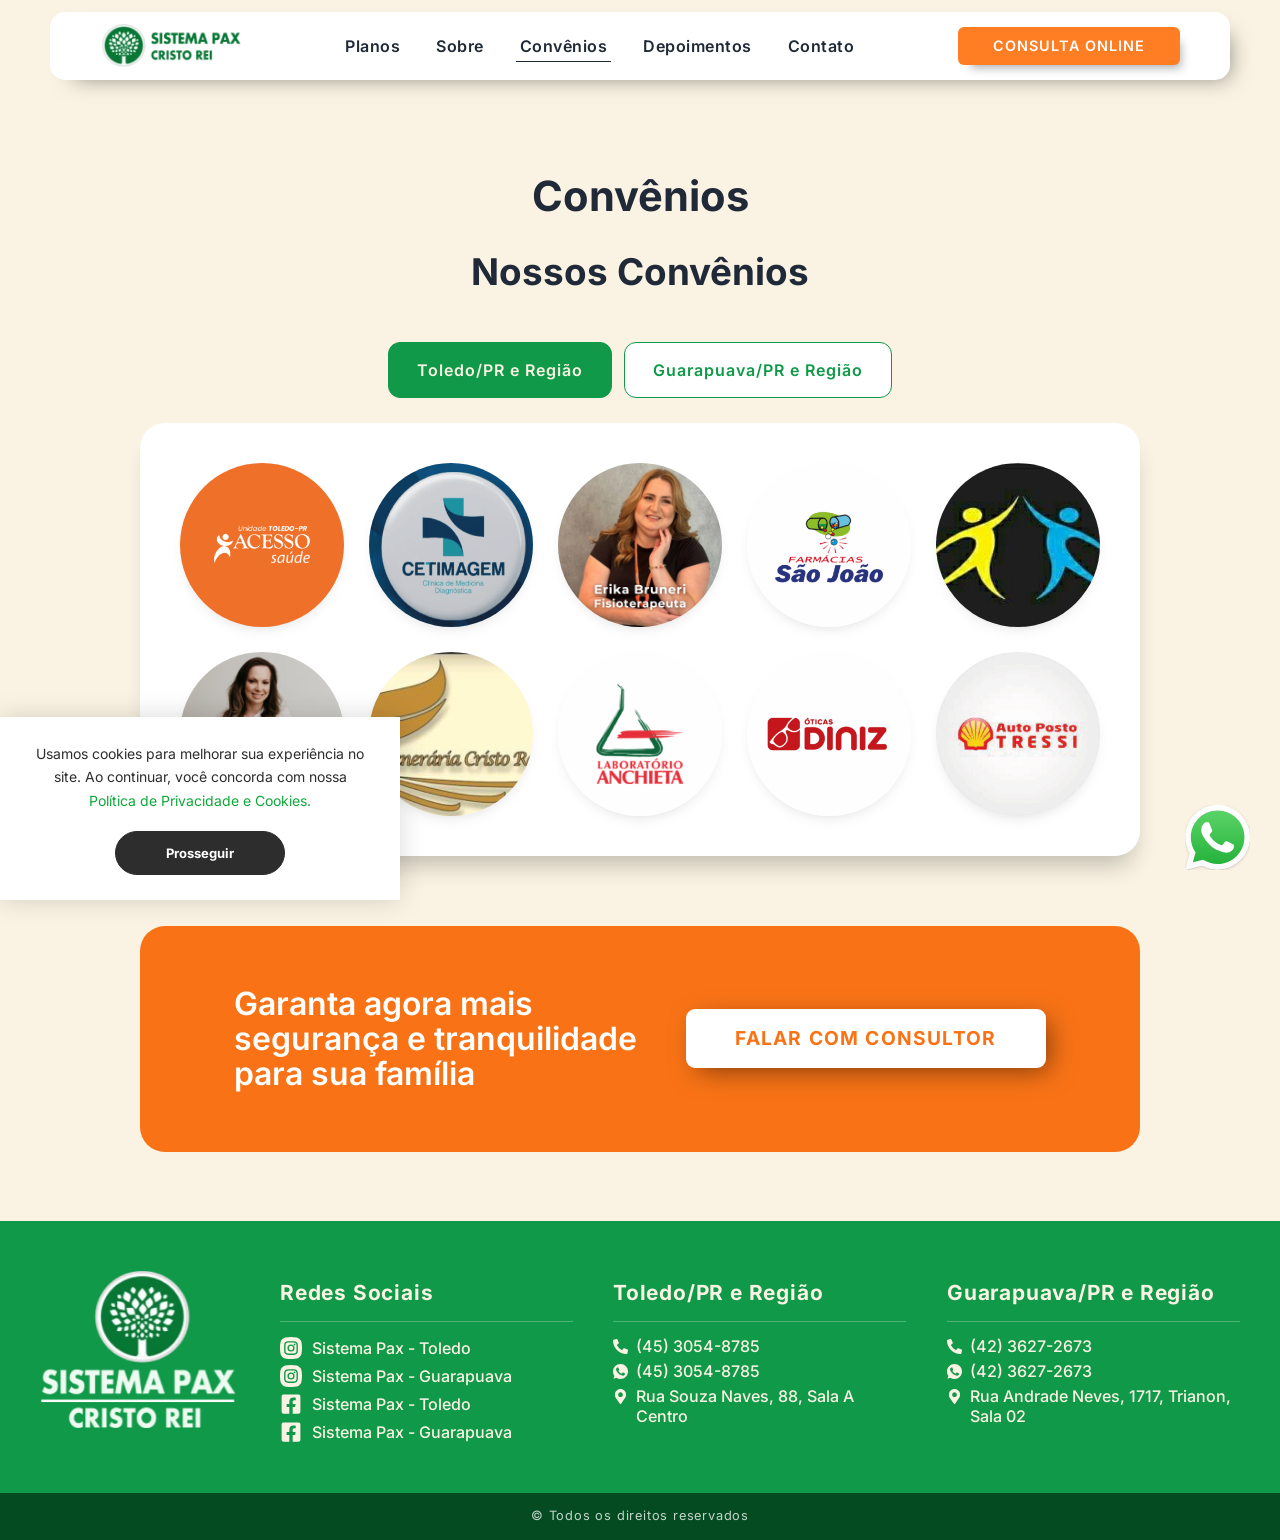
<file: site/convenios/index.html>
<!DOCTYPE html>
<html lang="pt-BR">
<head>
  <meta charset="UTF-8">
  <meta name="viewport" content="width=device-width, initial-scale=1">
  <title>Convênios - Sistema Pax Cristo Rei</title>
  <meta name="description" content="Conheça os convênios do Sistema Pax Cristo Rei em Toledo/PR e Guarapuava/PR: empresas com descontos em comércio, consultas e exames para associados.">
  <meta name="robots" content="follow, index, max-snippet:-1, max-video-preview:-1, max-image-preview:large">
  <link rel="canonical" href="https://sistemapaxcristorei.com.br/convenios/">
  <meta property="og:locale" content="pt_BR">
  <meta property="og:type" content="website">
  <meta property="og:title" content="Convênios - Sistema Pax Cristo Rei">
  <meta property="og:description" content="Conheça os convênios do Sistema Pax Cristo Rei em Toledo/PR e Guarapuava/PR: empresas com descontos em comércio, consultas e exames para associados.">
  <meta property="og:url" content="https://sistemapaxcristorei.com.br/convenios/">
  <meta property="og:site_name" content="Sistema Pax Cristo Rei">
  <meta property="og:image" content="https://sistemapaxcristorei.com.br/assets/img/group_22-1.webp">
  <meta name="twitter:card" content="summary_large_image">
  <meta name="twitter:title" content="Convênios - Sistema Pax Cristo Rei">
  <meta name="twitter:description" content="Conheça os convênios do Sistema Pax Cristo Rei em Toledo/PR e Guarapuava/PR: empresas com descontos em comércio, consultas e exames para associados.">
  <link rel="icon" href="../assets/img/logotopo_5.webp" sizes="192x192">
  <link rel="apple-touch-icon" href="../assets/img/logotopo_5.webp">
  <link rel="preload" href="../assets/fonts/inter-latin.woff2" as="font" type="font/woff2" crossorigin>

  <link rel="stylesheet" href="../assets/css/style.css?v=7298a313">
  <script src="../assets/js/anim-init.js?v=d9fc86ed"></script>
  <script type="application/ld+json">
  {"@context":"https://schema.org","@graph":[{"@type":["Organization"],"@id":"https://sistemapaxcristorei.com.br/#organization","name":"Sistema Pax Cristo Rei","url":"https://sistemapaxcristorei.com.br/","logo":{"@type":"ImageObject","url":"https://sistemapaxcristorei.com.br/assets/img/logotopo_2.webp","width":341,"height":106},"openingHours":["Monday,Tuesday,Wednesday,Thursday,Friday,Saturday,Sunday 09:00-17:00"],"description":"Planos completos de assistência familiar e funeral, com benefícios que oferecem conforto, apoio e tranquilidade quando mais importa."},{"@type":"WebSite","@id":"https://sistemapaxcristorei.com.br/#website","url":"https://sistemapaxcristorei.com.br/","name":"Sistema Pax Cristo Rei","alternateName":"Sistema Pax","publisher":{"@id":"https://sistemapaxcristorei.com.br/#organization"},"inLanguage":"pt-BR"}]}
  </script>
  <!-- Google Tag Manager -->
  <script src="../assets/js/gtm-init.js?v=2e1f41f6" async></script>
  <!-- End Google Tag Manager -->
</head>
<body class="page-convenios">
  <noscript><iframe src="https://www.googletagmanager.com/ns.html?id=GTM-T6L82PLL" height="0" width="0" class="gtm-noscript-frame"></iframe></noscript>
  <a class="skip-link" href="#content">Ir para o conteúdo</a>
  <div class="progresso" aria-hidden="true"></div>

  <header class="site-header">
    <div class="header-bar">
      <a class="header-logo" href="../" aria-label="Sistema Pax Cristo Rei - Início">
        <img src="../assets/img/logotopo_2.webp" srcset="../assets/img/logotopo_2-300x93.webp 300w, ../assets/img/logotopo_2.webp 341w" sizes="(max-width: 1024px) 147px, 141px" width="341" height="106" alt="Sistema Pax Cristo Rei">
      </a>
      <nav class="main-nav" aria-label="menu topo">
        <ul>
          <li><a href="../planos/">Planos</a></li>
          <li><a href="../sobre/">Sobre</a></li>
          <li><a href="../convenios/" class="active" aria-current="page">Convênios</a></li>
          <li><a href="../depoimentos/">Depoimentos</a></li>
          <li><a href="../contato/">Contato</a></li>
        </ul>
      </nav>
      <span class="header-divider" aria-hidden="true"></span>
      <a class="btn btn-header" href="https://sistemapaxcristorei.ailine.com.br/" target="_blank" rel="noopener">CONSULTA ONLINE</a>
    </div>
  </header>

  <main id="content">
<section class="section convenios-sec">
  <div class="container col-center">
    <h1 class="page-title">Convênios</h1>
    <div class="section-head">
      <h2>Nossos Convênios</h2>
    </div>
    <div class="tabs" data-tabs>
      <div class="tab-list" role="tablist" aria-label="Convênios por região">
        <button type="button" role="tab" id="tab-toledo" aria-controls="panel-toledo" aria-selected="true">Toledo/PR e Região</button>
        <button type="button" role="tab" id="tab-guarapuava" aria-controls="panel-guarapuava" aria-selected="false" tabindex="-1">Guarapuava/PR e Região</button>
      </div>

      <!--
        Para adicionar/remover um convênio, edite os <li class="conv-logo"> abaixo.
        Cada logo fica em site/assets/img/convenios/ — mande o arquivo PNG/JPG do
        parceiro (de preferência quadrado, fundo transparente ou branco) e aponte
        o src/srcset para ele.
      -->
      <div class="tab-panel" role="tabpanel" id="panel-toledo" aria-labelledby="tab-toledo">
        <ul class="conv-grid">
          <li class="conv-logo"><img src="../assets/img/convenios/20230724152515-acesso-300x300.png" srcset="../assets/img/convenios/20230724152515-acesso-300x300.png 300w, ../assets/img/convenios/20230724152515-acesso.png 750w" sizes="150px" width="300" height="300" alt="Acesso Saúde - Unidade Toledo/PR" loading="lazy" decoding="async"></li>
          <li class="conv-logo"><img src="../assets/img/convenios/20230724151912-cetimagem-300x300.png" srcset="../assets/img/convenios/20230724151912-cetimagem-300x300.png 300w, ../assets/img/convenios/20230724151912-cetimagem.png 750w" sizes="150px" width="300" height="300" alt="CETIMAGEM - Clínica de Medicina Diagnóstica" loading="lazy" decoding="async"></li>
          <li class="conv-logo"><img src="../assets/img/convenios/20231024153839-erika-fisioterapeuta.png" width="180" height="180" alt="Erika Bruneri - Fisioterapeuta" loading="lazy" decoding="async"></li>
          <li class="conv-logo"><img src="../assets/img/convenios/20230725134759-saojoao_prancheta-1-300x300.png" srcset="../assets/img/convenios/20230725134759-saojoao_prancheta-1-300x300.png 300w, ../assets/img/convenios/20230725134759-saojoao_prancheta-1.png 750w" sizes="150px" width="300" height="300" alt="Farmácias São João" loading="lazy" decoding="async"></li>
          <li class="conv-logo"><img src="../assets/img/convenios/20250523140020-whatsapp-image-2025-05-22-at-152336.jpeg" width="204" height="204" alt="Conveniado - Toledo/PR" loading="lazy" decoding="async"></li>
          <li class="conv-logo"><img src="../assets/img/convenios/20231024153558-giceli-girardello-bledorn-fisioterapeuta.png" width="180" height="180" alt="Giceli Girardello Bledorn - Fisioterapeuta" loading="lazy" decoding="async"></li>
          <li class="conv-logo"><img src="../assets/img/convenios/20250523135853-logo-funeraria-cristo-rei-300x176.jpeg" srcset="../assets/img/convenios/20250523135853-logo-funeraria-cristo-rei-300x176.jpeg 300w, ../assets/img/convenios/20250523135853-logo-funeraria-cristo-rei.jpeg 602w" sizes="150px" width="300" height="176" alt="Funerária Cristo Rei" loading="lazy" decoding="async"></li>
          <li class="conv-logo"><img src="../assets/img/convenios/20230725134321-lab_prancheta-1-300x300.png" srcset="../assets/img/convenios/20230725134321-lab_prancheta-1-300x300.png 300w, ../assets/img/convenios/20230725134321-lab_prancheta-1.png 750w" sizes="150px" width="300" height="300" alt="Laboratório Anchieta" loading="lazy" decoding="async"></li>
          <li class="conv-logo"><img src="../assets/img/convenios/20230919151418-diniz_prancheta-1-300x300.png" srcset="../assets/img/convenios/20230919151418-diniz_prancheta-1-300x300.png 300w, ../assets/img/convenios/20230919151418-diniz_prancheta-1.png 750w" sizes="150px" width="300" height="300" alt="Óticas Diniz" loading="lazy" decoding="async"></li>
          <li class="conv-logo"><img src="../assets/img/convenios/20230724152653-postotressi-300x300.png" srcset="../assets/img/convenios/20230724152653-postotressi-300x300.png 300w, ../assets/img/convenios/20230724152653-postotressi.png 750w" sizes="150px" width="300" height="300" alt="Auto Posto Tressi" loading="lazy" decoding="async"></li>
        </ul>
      </div>
      <div class="tab-panel" role="tabpanel" id="panel-guarapuava" aria-labelledby="tab-guarapuava" hidden>
        <ul class="conv-grid">
          <li class="conv-logo"><img src="../assets/img/convenios/20230724151650-gmais-300x300.png" srcset="../assets/img/convenios/20230724151650-gmais-300x300.png 300w, ../assets/img/convenios/20230724151650-gmais.png 750w" sizes="150px" width="300" height="300" alt="G+ Saúde" loading="lazy" decoding="async"></li>
          <li class="conv-logo"><img src="../assets/img/convenios/20230919151835-dirce_prancheta-1-300x300.png" srcset="../assets/img/convenios/20230919151835-dirce_prancheta-1-300x300.png 300w, ../assets/img/convenios/20230919151835-dirce_prancheta-1.png 750w" sizes="150px" width="300" height="300" alt="Dirce Toledo - Podologia e Bem Estar" loading="lazy" decoding="async"></li>
          <li class="conv-logo"><img src="../assets/img/convenios/20231025113639-design-sem-nome-3.png" width="180" height="180" alt="Gastrocentro - Clínica, Endoscopia e Cirurgia" loading="lazy" decoding="async"></li>
          <li class="conv-logo"><img src="../assets/img/convenios/20230724153342-atena-300x300.png" srcset="../assets/img/convenios/20230724153342-atena-300x300.png 300w, ../assets/img/convenios/20230724153342-atena.png 750w" sizes="150px" width="300" height="300" alt="Instituto Atena" loading="lazy" decoding="async"></li>
          <li class="conv-logo"><img src="../assets/img/convenios/20230724153609-instituto-300x300.png" srcset="../assets/img/convenios/20230724153609-instituto-300x300.png 300w, ../assets/img/convenios/20230724153609-instituto.png 750w" sizes="150px" width="300" height="300" alt="Instituto dos Óculos" loading="lazy" decoding="async"></li>
          <li class="conv-logo"><img src="../assets/img/convenios/20230919150924-ipo_prancheta-1-300x300.png" srcset="../assets/img/convenios/20230919150924-ipo_prancheta-1-300x300.png 300w, ../assets/img/convenios/20230919150924-ipo_prancheta-1.png 750w" sizes="150px" width="300" height="300" alt="Hospital IPO - Otorrinolaringologia e Oftalmologia" loading="lazy" decoding="async"></li>
          <li class="conv-logo"><img src="../assets/img/convenios/20231024154223-design-sem-nome-2.png" width="180" height="180" alt="Ótica e Relojoaria Springer" loading="lazy" decoding="async"></li>
          <li class="conv-logo"><img src="../assets/img/convenios/20230724151412-sao3-300x300.png" srcset="../assets/img/convenios/20230724151412-sao3-300x300.png 300w, ../assets/img/convenios/20230724151412-sao3.png 750w" sizes="150px" width="300" height="300" alt="Ambulatório de Especialidades - Hospital São Vicente" loading="lazy" decoding="async"></li>
        </ul>
      </div>
    </div>
  </div>
</section>

<section class="section cta-sec ">
  <div class="container col-center">
    <div class="cta-box">
      <h2>Garanta agora mais segurança e tranquilidade para sua família</h2>
      <a class="btn btn-white btn-grow" href="https://wa.me/554236272673?text=Ol%C3%A1%2C%20vim%20pelo%20site%20e%20gostaria%20de%20mais%20informa%C3%A7%C3%B5es.%20Pode%20me%20ajudar%3F" target="_blank" rel="noopener">Falar com Consultor</a>
    </div>
  </div>
</section>

  </main>

  <footer class="site-footer">
    <div class="footer-main">
      <div class="footer-inner">
        <div class="footer-logo">
          <img src="../assets/img/group_21.webp" width="239" height="188" alt="Sistema Pax Cristo Rei" loading="lazy">
        </div>
        <div class="footer-col footer-col-social">
          <h2>Redes Sociais</h2>
          <ul class="icon-list icon-list-lg">
            <li><a href="https://www.instagram.com/sistemapaxtoledo" target="_blank" rel="noopener"><svg class="ico" viewBox="0 0 176 176" aria-hidden="true"><use href="#i-instagram"/></svg><span>Sistema Pax - Toledo</span></a></li>
            <li><a href="https://www.instagram.com/sistemapaxguarapuava" target="_blank" rel="noopener"><svg class="ico" viewBox="0 0 176 176" aria-hidden="true"><use href="#i-instagram"/></svg><span>Sistema Pax - Guarapuava</span></a></li>
            <li><a href="https://www.facebook.com/people/Sistema-Pax-Cristo-Rei-Toledo/61575638837953/" target="_blank" rel="noopener"><svg class="ico" viewBox="0 0 448 512" aria-hidden="true"><use href="#i-facebook"/></svg><span>Sistema Pax - Toledo</span></a></li>
            <li><a href="https://www.facebook.com/people/Sistema-Pax-Cristo-Rei-Guarapuava/61576049009469/" target="_blank" rel="noopener"><svg class="ico" viewBox="0 0 448 512" aria-hidden="true"><use href="#i-facebook"/></svg><span>Sistema Pax - Guarapuava</span></a></li>
          </ul>
        </div>
        <div class="footer-col">
          <h2>Toledo/PR e Região</h2>
          <ul class="icon-list">
            <li><a href="tel:+554530548785"><svg class="ico" viewBox="0 0 512 512" aria-hidden="true"><use href="#i-phone"/></svg><span>(45) 3054-8785</span></a></li>
            <li><a href="https://wa.me/554530548785" target="_blank" rel="noopener"><svg class="ico" viewBox="0 0 512 512" aria-hidden="true"><use href="#i-whatsapp"/></svg><span>(45) 3054-8785</span></a></li>
            <li><svg class="ico" viewBox="0 0 384 512" aria-hidden="true"><use href="#i-pin"/></svg><span>Rua Souza Naves, 88, Sala A Centro</span></li>
          </ul>
        </div>
        <div class="footer-col">
          <h2>Guarapuava/PR e Região</h2>
          <ul class="icon-list">
            <li><a href="tel:+554236272673"><svg class="ico" viewBox="0 0 512 512" aria-hidden="true"><use href="#i-phone"/></svg><span>(42) 3627-2673</span></a></li>
            <li><a href="https://wa.me/554236272673" target="_blank" rel="noopener"><svg class="ico" viewBox="0 0 512 512" aria-hidden="true"><use href="#i-whatsapp"/></svg><span>(42) 3627-2673</span></a></li>
            <li><svg class="ico" viewBox="0 0 384 512" aria-hidden="true"><use href="#i-pin"/></svg><span>Rua Andrade Neves, 1717, Trianon, Sala 02</span></li>
          </ul>
        </div>
      </div>
    </div>
    <div class="footer-bottom">
      <p>© Todos os direitos reservados</p>
    </div>
  </footer>

  <a class="whatsapp-float" href="https://wa.me/554236272673?text=Ol%C3%A1%2C%20vim%20pelo%20site%20e%20gostaria%20de%20mais%20informa%C3%A7%C3%B5es.%20Pode%20me%20ajudar%3F" target="_blank" rel="noopener" aria-label="Fale conosco pelo WhatsApp">
    <img src="../assets/img/whatsapp.svg" width="65" height="65" alt="">
  </a>

  <div class="cookie-banner" id="cookie-banner" role="dialog" aria-live="polite" aria-label="Aviso de cookies" hidden>
    <p>Usamos cookies para melhorar sua experiência no site. Ao continuar, você concorda com nossa <a href="../politica-de-privacidade-e-cookies/">Política de Privacidade e Cookies.</a></p>
    <button type="button" class="cookie-btn" id="cookie-accept">Prosseguir</button>
  </div>

  <svg width="0" height="0" class="svg-sprite-defs" aria-hidden="true">
    <defs>
      <symbol id="i-instagram" viewBox="0 0 176 176"><path d="M105.39,88.06A17.39,17.39,0,1,1,88,70.67,17.36,17.36,0,0,1,105.39,88.06Z"/><path d="M110.23,44.13H65.77a21.71,21.71,0,0,0-21.7,21.7v44.48A21.69,21.69,0,0,0,65.77,132h44.48a21.69,21.69,0,0,0,21.68-21.7V65.83A21.71,21.71,0,0,0,110.23,44.13ZM88,116.51a28.43,28.43,0,1,1,28.45-28.45A28.45,28.45,0,0,1,88,116.51Zm28.61-49.87a7,7,0,1,1,7-7A7,7,0,0,1,116.61,66.64Z"/><path d="M171.64,40.85C167.69,25,151,8.31,135.15,4.36A262,262,0,0,0,88,0,262.18,262.18,0,0,0,40.85,4.36C25,8.31,8.32,25,4.37,40.85a256.4,256.4,0,0,0,0,94.3C8.32,151,25,167.7,40.85,171.64A262.18,262.18,0,0,0,88,176q6.7,0,13.4-.35a268.710,268.710,0,0,0,33.75-4c15.89-3.94,32.54-20.6,36.490-36.49A261.54,261.54,0,0,0,176,86.48,261.1,261.1,0,0,0,171.64,40.85ZM143,110.29a32.81,32.81,0,0,1-32.77,32.77H65.77A32.81,32.81,0,0,1,33,110.29V65.83A32.81,32.81,0,0,1,65.77,33.06h44.46A32.81,32.81,0,0,1,143,65.83Z"/></symbol>
      <symbol id="i-facebook" viewBox="0 0 448 512"><path d="M400 32H48A48 48 0 0 0 0 80v352a48 48 0 0 0 48 48h137.25V327.69h-63V256h63v-54.64c0-62.15 37-96.48 93.67-96.48 27.14 0 55.52 4.84 55.52 4.84v61h-31.27c-30.81 0-40.42 19.12-40.42 38.73V256h68.78l-11 71.69h-57.78V480H400a48 48 0 0 0 48-48V80a48 48 0 0 0-48-48z"/></symbol>
      <symbol id="i-phone" viewBox="0 0 512 512"><path d="M497.39 361.8l-112-48a24 24 0 0 0-28 6.9l-49.6 60.6A370.66 370.66 0 0 1 130.6 204.11l60.6-49.6a23.94 23.94 0 0 0 6.9-28l-48-112A24.16 24.16 0 0 0 122.6.61l-104 24A24 24 0 0 0 0 48c0 256.5 207.9 464 464 464a24 24 0 0 0 23.4-18.6l24-104a24.29 24.29 0 0 0-14.01-27.6z"/></symbol>
      <symbol id="i-whatsapp" viewBox="0 0 512 512"><path d="M256.064,0h-0.128C114.784,0,0,114.816,0,256c0,56,18.048,107.904,48.736,150.048l-31.904,95.104l98.4-31.456C155.712,496.512,204,512,256.064,512C397.216,512,512,397.152,512,256S397.216,0,256.064,0z M405.024,361.504c-6.176,17.44-30.688,31.904-50.24,36.128c-13.376,2.848-30.848,5.12-89.664-19.264C189.888,347.2,141.44,270.752,137.664,265.792c-3.616-4.96-30.4-40.48-30.4-77.216s18.656-54.624,26.176-62.304c6.176-6.304,16.384-9.184,26.176-9.184c3.168,0,6.016,0.16,8.576,0.288c7.52,0.32,11.296,0.768,16.256,12.64c6.176,14.88,21.216,51.616,23.008,55.392c1.824,3.776,3.648,8.896,1.088,13.856c-2.4,5.12-4.512,7.392-8.288,11.744c-3.776,4.352-7.36,7.68-11.136,12.352c-3.456,4.064-7.36,8.416-3.008,15.936c4.352,7.36,19.392,31.904,41.536,51.616c28.576,25.44,51.744,33.568,60.032,37.024c6.176,2.56,13.536,1.952,18.048-2.848c5.728-6.176,12.8-16.416,20-26.496c5.12-7.232,11.584-8.128,18.368-5.568c6.912,2.4,43.488,20.48,51.008,24.224c7.52,3.776,12.48,5.568,14.304,8.736C411.2,329.152,411.2,344.032,405.024,361.504z"/></symbol>
      <symbol id="i-pin" viewBox="0 0 384 512"><path d="M172.268 501.67C26.97 291.031 0 269.413 0 192 0 85.961 85.961 0 192 0s192 85.961 192 192c0 77.413-26.97 99.031-172.268 309.67-9.535 13.774-29.93 13.773-39.464 0zM192 272c44.183 0 80-35.817 80-80s-35.817-80-80-80-80 35.817-80 80 35.817 80 80 80z"/></symbol>
      <symbol id="i-plus" viewBox="0 0 448 512"><path d="M416 208H272V64c0-17.67-14.33-32-32-32h-32c-17.67 0-32 14.33-32 32v144H32c-17.67 0-32 14.33-32 32v32c0 17.67 14.33 32 32 32h144v144c0 17.67 14.33 32 32 32h32c17.67 0 32-14.330 32-32V304h144c17.67 0 32-14.33 32-32v-32c0-17.67-14.33-32-32-32z"/></symbol>
      <symbol id="i-minus" viewBox="0 0 448 512"><path d="M416 208H32c-17.67 0-32 14.33-32 32v32c0 17.67 14.33 32 32 32h384c17.67 0 32-14.33 32-32v-32c0-17.67-14.33-32-32-32z"/></symbol>
      <symbol id="i-chev-left" viewBox="0 0 1000 1000"><path d="M646 125C629 125 613 133 604 142L308 442C296 454 292 471 292 487 292 504 296 521 308 533L604 854C617 867 629 875 646 875 663 875 679 871 692 858 704 846 713 829 713 812 713 796 708 779 692 767L438 487 692 225C700 217 708 204 708 187 708 171 704 154 692 142 675 129 663 125 646 125Z"/></symbol>
      <symbol id="i-chev-right" viewBox="0 0 1000 1000"><path d="M696 533C708 521 713 504 713 487 713 471 708 454 696 446L400 146C388 133 375 125 354 125 338 125 325 129 313 142 300 154 292 171 292 187 292 204 296 221 308 233L563 492 304 771C292 783 288 800 288 817 288 833 296 850 308 863 321 871 338 875 354 875 371 875 388 867 400 854L696 533Z"/></symbol>
    </defs>
  </svg>

  <script src="../assets/js/main.js?v=a1498ea8" defer></script>
</body>
</html>
</file>
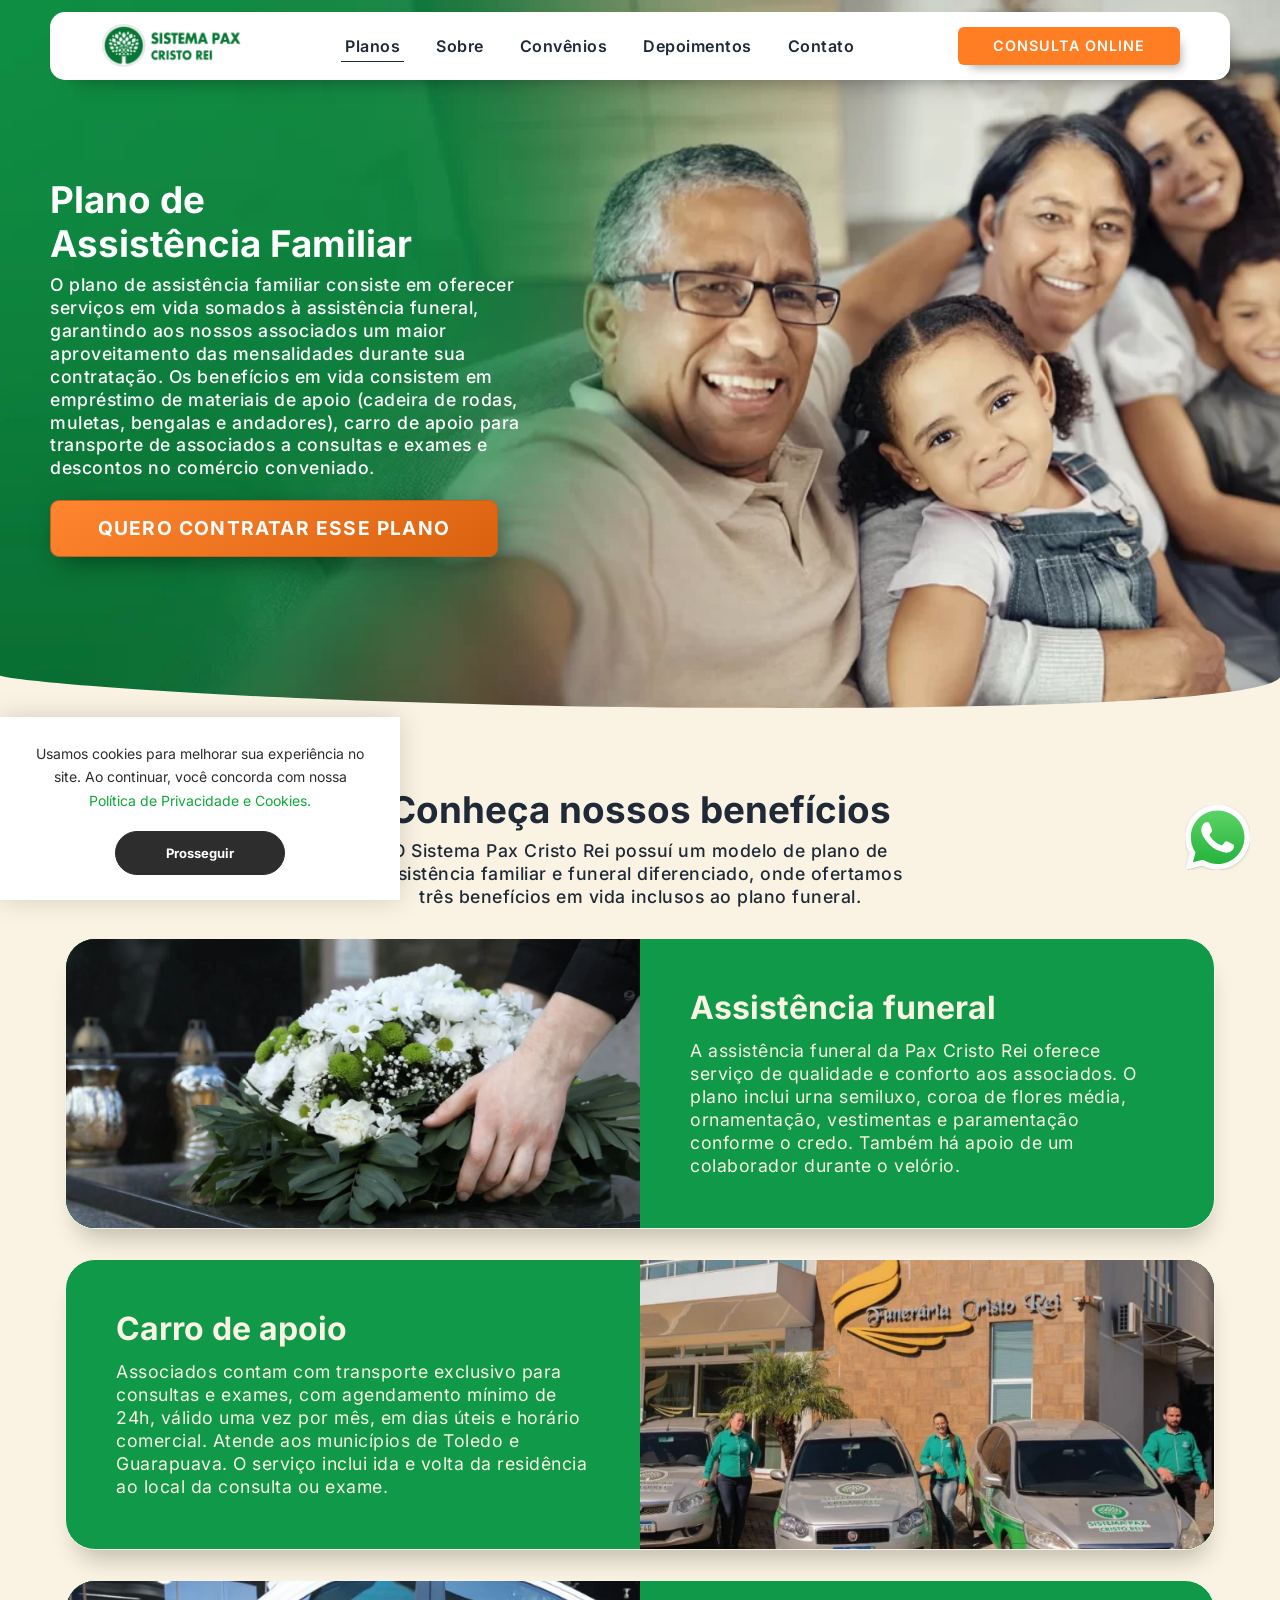
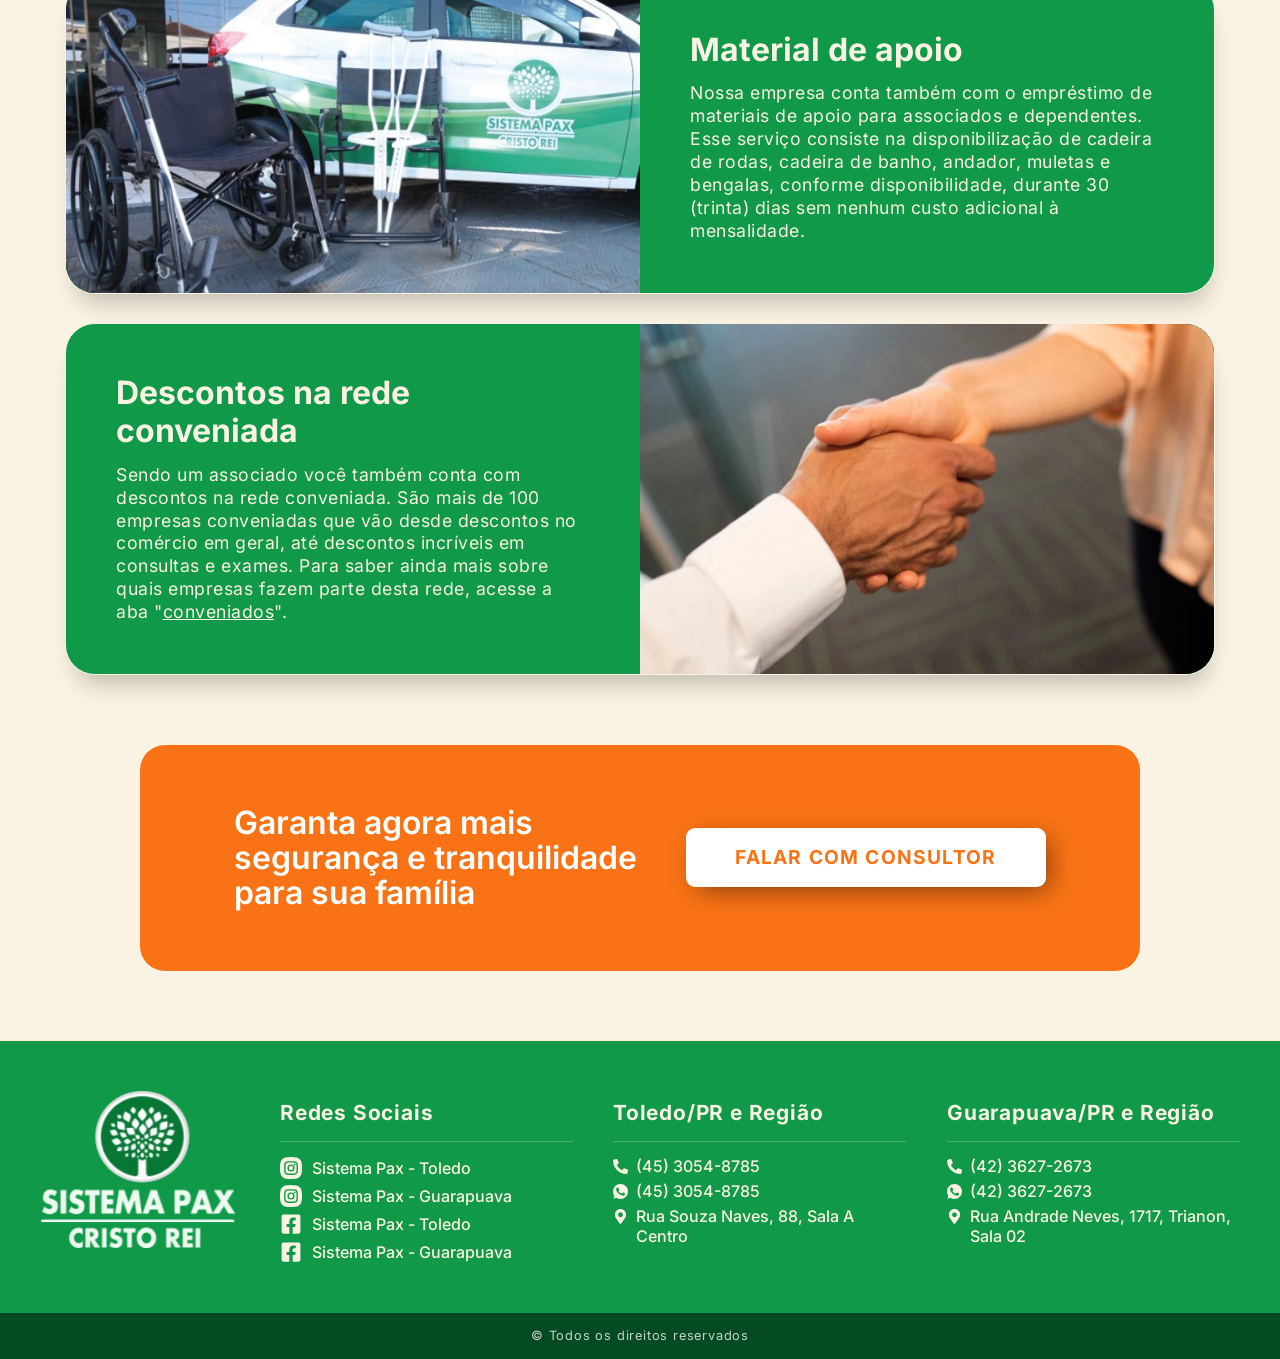
<file: site/planos/index.html>
<!DOCTYPE html>
<html lang="pt-BR">
<head>
  <meta charset="UTF-8">
  <meta name="viewport" content="width=device-width, initial-scale=1">
  <title>Planos - Sistema Pax Cristo Rei</title>
  <meta name="description" content="O plano de assistência familiar consiste em oferecer serviços em vida somados à assistência funeral, garantindo aos nossos associados um maior aproveitamento">
  <meta name="robots" content="follow, index, max-snippet:-1, max-video-preview:-1, max-image-preview:large">
  <link rel="canonical" href="https://sistemapaxcristorei.com.br/planos/">
  <meta property="og:locale" content="pt_BR">
  <meta property="og:type" content="website">
  <meta property="og:title" content="Planos - Sistema Pax Cristo Rei">
  <meta property="og:description" content="O plano de assistência familiar consiste em oferecer serviços em vida somados à assistência funeral, garantindo aos nossos associados um maior aproveitamento">
  <meta property="og:url" content="https://sistemapaxcristorei.com.br/planos/">
  <meta property="og:site_name" content="Sistema Pax Cristo Rei">
  <meta property="og:image" content="https://sistemapaxcristorei.com.br/assets/img/rectangle_41_1x.webp">
  <meta name="twitter:card" content="summary_large_image">
  <meta name="twitter:title" content="Planos - Sistema Pax Cristo Rei">
  <meta name="twitter:description" content="O plano de assistência familiar consiste em oferecer serviços em vida somados à assistência funeral, garantindo aos nossos associados um maior aproveitamento">
  <link rel="icon" href="../assets/img/logotopo_5.webp" sizes="192x192">
  <link rel="apple-touch-icon" href="../assets/img/logotopo_5.webp">
  <link rel="preload" href="../assets/fonts/inter-latin.woff2" as="font" type="font/woff2" crossorigin>
  <link rel="preload" as="image" href="../assets/img/ses-1-desktop.webp" media="(min-width: 1367px)" fetchpriority="high">
  <link rel="preload" as="image" href="../assets/img/ses-1-desktop-1536x562.webp" media="(min-width: 1201px) and (max-width: 1366px)" fetchpriority="high">
  <link rel="preload" as="image" href="../assets/img/ses-1-desktop-1024x375.webp" media="(min-width: 1025px) and (max-width: 1200px)" fetchpriority="high">
  <link rel="preload" as="image" href="../assets/img/ses-1-tablet-1.webp" media="(min-width: 768px) and (max-width: 1024px)" fetchpriority="high">
  <link rel="preload" as="image" href="../assets/img/ses-1-mobile-1.webp" media="(max-width: 767px)" fetchpriority="high">
  <link rel="stylesheet" href="../assets/css/style.css?v=7298a313">
  <script src="../assets/js/anim-init.js?v=d9fc86ed"></script>
  <script type="application/ld+json">
  {"@context":"https://schema.org","@graph":[{"@type":["Organization"],"@id":"https://sistemapaxcristorei.com.br/#organization","name":"Sistema Pax Cristo Rei","url":"https://sistemapaxcristorei.com.br/","logo":{"@type":"ImageObject","url":"https://sistemapaxcristorei.com.br/assets/img/logotopo_2.webp","width":341,"height":106},"openingHours":["Monday,Tuesday,Wednesday,Thursday,Friday,Saturday,Sunday 09:00-17:00"],"description":"Planos completos de assistência familiar e funeral, com benefícios que oferecem conforto, apoio e tranquilidade quando mais importa."},{"@type":"WebSite","@id":"https://sistemapaxcristorei.com.br/#website","url":"https://sistemapaxcristorei.com.br/","name":"Sistema Pax Cristo Rei","alternateName":"Sistema Pax","publisher":{"@id":"https://sistemapaxcristorei.com.br/#organization"},"inLanguage":"pt-BR"}]}
  </script>
  <!-- Google Tag Manager -->
  <script src="../assets/js/gtm-init.js?v=2e1f41f6" async></script>
  <!-- End Google Tag Manager -->
</head>
<body class="page-planos">
  <noscript><iframe src="https://www.googletagmanager.com/ns.html?id=GTM-T6L82PLL" height="0" width="0" class="gtm-noscript-frame"></iframe></noscript>
  <a class="skip-link" href="#content">Ir para o conteúdo</a>
  <div class="progresso" aria-hidden="true"></div>

  <header class="site-header">
    <div class="header-bar">
      <a class="header-logo" href="../" aria-label="Sistema Pax Cristo Rei - Início">
        <img src="../assets/img/logotopo_2.webp" srcset="../assets/img/logotopo_2-300x93.webp 300w, ../assets/img/logotopo_2.webp 341w" sizes="(max-width: 1024px) 147px, 141px" width="341" height="106" alt="Sistema Pax Cristo Rei">
      </a>
      <nav class="main-nav" aria-label="menu topo">
        <ul>
          <li><a href="../planos/" class="active" aria-current="page">Planos</a></li>
          <li><a href="../sobre/">Sobre</a></li>
          <li><a href="../convenios/">Convênios</a></li>
          <li><a href="../depoimentos/">Depoimentos</a></li>
          <li><a href="../contato/">Contato</a></li>
        </ul>
      </nav>
      <span class="header-divider" aria-hidden="true"></span>
      <a class="btn btn-header" href="https://sistemapaxcristorei.ailine.com.br/" target="_blank" rel="noopener">CONSULTA ONLINE</a>
    </div>
  </header>

  <main id="content">
<section class="hero hero-planos">
  <div class="container hero-inner">
    <div class="hero-text">
      <h1>Plano de<br>Assistência Familiar</h1>
      <p>O plano de assistência familiar consiste em oferecer serviços em vida somados à assistência funeral, garantindo aos nossos associados um maior aproveitamento das mensalidades durante sua contratação. Os benefícios em vida consistem em empréstimo de materiais de apoio (cadeira de rodas, muletas, bengalas e andadores), carro de apoio para transporte de associados a consultas e exames e descontos no comércio conveniado.</p>
    </div>
    <a class="btn btn-orange btn-grow hero-btn" href="https://wa.me/554236272673?text=Ol%C3%A1%2C%20vim%20pelo%20site%20e%20gostaria%20de%20mais%20informa%C3%A7%C3%B5es.%20Pode%20me%20ajudar%3F" target="_blank" rel="noopener">Quero contratar esse plano</a>
  </div>
  <div class="shape shape-bottom shape-asym" aria-hidden="true"><svg viewBox="0 0 1000 100" preserveAspectRatio="none"><path d="M615.2,96.7C240.2,97.8,0,18.9,0,0v100h1000V0C1000,19.2,989.8,96,615.2,96.7z"/></svg></div>
</section>

<section class="section planos-beneficios">
  <div class="container col-center">
    <div class="section-head">
      <h2>Conheça nossos benefícios</h2>
      <p>O Sistema Pax Cristo Rei possuí um modelo de plano de assistência familiar e funeral diferenciado, onde ofertamos três benefícios em vida inclusos ao plano funeral.</p>
    </div>
    <div class="plan-list">
      <div class="split-card">
        <div class="split-img"><img class="split-img-foto" src="../assets/img/rectangle_41_1x.webp" srcset="../assets/img/rectangle_41_1x-300x182.webp 300w, ../assets/img/rectangle_41_1x.webp 712w" sizes="(max-width: 880px) 100vw, 50vw" width="712" height="433" alt="Coroa de flores" loading="lazy" decoding="async"></div>
        <div class="split-body">
          <div>
            <h3>Assistência funeral</h3>
            <p>A assistência funeral da Pax Cristo Rei oferece serviço de qualidade e conforto aos associados. O plano inclui urna semiluxo, coroa de flores média, ornamentação, vestimentas e paramentação conforme o credo. Também há apoio de um colaborador durante o velório.</p>
          </div>
        </div>
      </div>
      <div class="split-card split-card-reverse">
        <div class="split-body">
          <div>
            <h3>Carro de apoio</h3>
            <p>Associados contam com transporte exclusivo para consultas e exames, com agendamento mínimo de 24h, válido uma vez por mês, em dias úteis e horário comercial. Atende aos municípios de Toledo e Guarapuava. O serviço inclui ida e volta da residência ao local da consulta ou exame.</p>
          </div>
        </div>
        <div class="split-img"><img class="split-img-foto" src="../assets/img/rectangle_43_1x.webp" srcset="../assets/img/rectangle_43_1x-300x182.webp 300w, ../assets/img/rectangle_43_1x.webp 712w" sizes="(max-width: 880px) 100vw, 50vw" width="712" height="433" alt="Carros de apoio do Sistema Pax Cristo Rei" loading="lazy" decoding="async"></div>
      </div>
      <div class="split-card">
        <div class="split-img"><img class="split-img-foto" src="../assets/img/rectangle_42_1x.webp" srcset="../assets/img/rectangle_42_1x-300x182.webp 300w, ../assets/img/rectangle_42_1x.webp 712w" sizes="(max-width: 880px) 100vw, 50vw" width="712" height="433" alt="Cadeira de rodas e muletas" loading="lazy" decoding="async"></div>
        <div class="split-body">
          <div>
            <h3>Material de apoio</h3>
            <p>Nossa empresa conta também com o empréstimo de materiais de apoio para associados e dependentes. Esse serviço consiste na disponibilização de cadeira de rodas, cadeira de banho, andador, muletas e bengalas, conforme disponibilidade, durante 30 (trinta) dias sem nenhum custo adicional à mensalidade.</p>
          </div>
        </div>
      </div>
      <div class="split-card split-card-reverse">
        <div class="split-body">
          <div>
            <h3>Descontos na rede conveniada</h3>
            <p>Sendo um associado você também conta com descontos na rede conveniada. São mais de 100 empresas conveniadas que vão desde descontos no comércio em geral, até descontos incríveis em consultas e exames. Para saber ainda mais sobre quais empresas fazem parte desta rede, acesse a aba "<a href="../convenios/">conveniados</a>".</p>
          </div>
        </div>
        <div class="split-img"><img class="split-img-foto" src="../assets/img/rectangle_45_1x.webp" srcset="../assets/img/rectangle_45_1x-300x181.webp 300w, ../assets/img/rectangle_45_1x.webp 712w" sizes="(max-width: 880px) 100vw, 50vw" width="712" height="433" alt="Aperto de mãos" loading="lazy" decoding="async"></div>
      </div>
    </div>
  </div>
</section>

<section class="section cta-sec ">
  <div class="container col-center">
    <div class="cta-box">
      <h2>Garanta agora mais segurança e tranquilidade para sua família</h2>
      <a class="btn btn-white btn-grow" href="https://wa.me/554236272673?text=Ol%C3%A1%2C%20vim%20pelo%20site%20e%20gostaria%20de%20mais%20informa%C3%A7%C3%B5es.%20Pode%20me%20ajudar%3F" target="_blank" rel="noopener">Falar com Consultor</a>
    </div>
  </div>
</section>

  </main>

  <footer class="site-footer">
    <div class="footer-main">
      <div class="footer-inner">
        <div class="footer-logo">
          <img src="../assets/img/group_21.webp" width="239" height="188" alt="Sistema Pax Cristo Rei" loading="lazy">
        </div>
        <div class="footer-col footer-col-social">
          <h2>Redes Sociais</h2>
          <ul class="icon-list icon-list-lg">
            <li><a href="https://www.instagram.com/sistemapaxtoledo" target="_blank" rel="noopener"><svg class="ico" viewBox="0 0 176 176" aria-hidden="true"><use href="#i-instagram"/></svg><span>Sistema Pax - Toledo</span></a></li>
            <li><a href="https://www.instagram.com/sistemapaxguarapuava" target="_blank" rel="noopener"><svg class="ico" viewBox="0 0 176 176" aria-hidden="true"><use href="#i-instagram"/></svg><span>Sistema Pax - Guarapuava</span></a></li>
            <li><a href="https://www.facebook.com/people/Sistema-Pax-Cristo-Rei-Toledo/61575638837953/" target="_blank" rel="noopener"><svg class="ico" viewBox="0 0 448 512" aria-hidden="true"><use href="#i-facebook"/></svg><span>Sistema Pax - Toledo</span></a></li>
            <li><a href="https://www.facebook.com/people/Sistema-Pax-Cristo-Rei-Guarapuava/61576049009469/" target="_blank" rel="noopener"><svg class="ico" viewBox="0 0 448 512" aria-hidden="true"><use href="#i-facebook"/></svg><span>Sistema Pax - Guarapuava</span></a></li>
          </ul>
        </div>
        <div class="footer-col">
          <h2>Toledo/PR e Região</h2>
          <ul class="icon-list">
            <li><a href="tel:+554530548785"><svg class="ico" viewBox="0 0 512 512" aria-hidden="true"><use href="#i-phone"/></svg><span>(45) 3054-8785</span></a></li>
            <li><a href="https://wa.me/554530548785" target="_blank" rel="noopener"><svg class="ico" viewBox="0 0 512 512" aria-hidden="true"><use href="#i-whatsapp"/></svg><span>(45) 3054-8785</span></a></li>
            <li><svg class="ico" viewBox="0 0 384 512" aria-hidden="true"><use href="#i-pin"/></svg><span>Rua Souza Naves, 88, Sala A Centro</span></li>
          </ul>
        </div>
        <div class="footer-col">
          <h2>Guarapuava/PR e Região</h2>
          <ul class="icon-list">
            <li><a href="tel:+554236272673"><svg class="ico" viewBox="0 0 512 512" aria-hidden="true"><use href="#i-phone"/></svg><span>(42) 3627-2673</span></a></li>
            <li><a href="https://wa.me/554236272673" target="_blank" rel="noopener"><svg class="ico" viewBox="0 0 512 512" aria-hidden="true"><use href="#i-whatsapp"/></svg><span>(42) 3627-2673</span></a></li>
            <li><svg class="ico" viewBox="0 0 384 512" aria-hidden="true"><use href="#i-pin"/></svg><span>Rua Andrade Neves, 1717, Trianon, Sala 02</span></li>
          </ul>
        </div>
      </div>
    </div>
    <div class="footer-bottom">
      <p>© Todos os direitos reservados</p>
    </div>
  </footer>

  <a class="whatsapp-float" href="https://wa.me/554236272673?text=Ol%C3%A1%2C%20vim%20pelo%20site%20e%20gostaria%20de%20mais%20informa%C3%A7%C3%B5es.%20Pode%20me%20ajudar%3F" target="_blank" rel="noopener" aria-label="Fale conosco pelo WhatsApp">
    <img src="../assets/img/whatsapp.svg" width="65" height="65" alt="">
  </a>

  <div class="cookie-banner" id="cookie-banner" role="dialog" aria-live="polite" aria-label="Aviso de cookies" hidden>
    <p>Usamos cookies para melhorar sua experiência no site. Ao continuar, você concorda com nossa <a href="../politica-de-privacidade-e-cookies/">Política de Privacidade e Cookies.</a></p>
    <button type="button" class="cookie-btn" id="cookie-accept">Prosseguir</button>
  </div>

  <svg width="0" height="0" class="svg-sprite-defs" aria-hidden="true">
    <defs>
      <symbol id="i-instagram" viewBox="0 0 176 176"><path d="M105.39,88.06A17.39,17.39,0,1,1,88,70.67,17.36,17.36,0,0,1,105.39,88.06Z"/><path d="M110.23,44.13H65.77a21.71,21.71,0,0,0-21.7,21.7v44.48A21.69,21.69,0,0,0,65.77,132h44.48a21.69,21.69,0,0,0,21.68-21.7V65.83A21.71,21.71,0,0,0,110.23,44.13ZM88,116.51a28.43,28.43,0,1,1,28.45-28.45A28.45,28.45,0,0,1,88,116.51Zm28.61-49.87a7,7,0,1,1,7-7A7,7,0,0,1,116.61,66.64Z"/><path d="M171.64,40.85C167.69,25,151,8.31,135.15,4.36A262,262,0,0,0,88,0,262.18,262.18,0,0,0,40.85,4.36C25,8.31,8.32,25,4.37,40.85a256.4,256.4,0,0,0,0,94.3C8.32,151,25,167.7,40.85,171.64A262.18,262.18,0,0,0,88,176q6.7,0,13.4-.35a268.710,268.710,0,0,0,33.75-4c15.89-3.94,32.54-20.6,36.490-36.49A261.54,261.54,0,0,0,176,86.48,261.1,261.1,0,0,0,171.64,40.85ZM143,110.29a32.81,32.81,0,0,1-32.77,32.77H65.77A32.81,32.81,0,0,1,33,110.29V65.83A32.81,32.81,0,0,1,65.77,33.06h44.46A32.81,32.81,0,0,1,143,65.83Z"/></symbol>
      <symbol id="i-facebook" viewBox="0 0 448 512"><path d="M400 32H48A48 48 0 0 0 0 80v352a48 48 0 0 0 48 48h137.25V327.69h-63V256h63v-54.64c0-62.15 37-96.48 93.67-96.48 27.14 0 55.52 4.84 55.52 4.84v61h-31.27c-30.81 0-40.42 19.12-40.42 38.73V256h68.78l-11 71.69h-57.78V480H400a48 48 0 0 0 48-48V80a48 48 0 0 0-48-48z"/></symbol>
      <symbol id="i-phone" viewBox="0 0 512 512"><path d="M497.39 361.8l-112-48a24 24 0 0 0-28 6.9l-49.6 60.6A370.66 370.66 0 0 1 130.6 204.11l60.6-49.6a23.94 23.94 0 0 0 6.9-28l-48-112A24.16 24.16 0 0 0 122.6.61l-104 24A24 24 0 0 0 0 48c0 256.5 207.9 464 464 464a24 24 0 0 0 23.4-18.6l24-104a24.29 24.29 0 0 0-14.01-27.6z"/></symbol>
      <symbol id="i-whatsapp" viewBox="0 0 512 512"><path d="M256.064,0h-0.128C114.784,0,0,114.816,0,256c0,56,18.048,107.904,48.736,150.048l-31.904,95.104l98.4-31.456C155.712,496.512,204,512,256.064,512C397.216,512,512,397.152,512,256S397.216,0,256.064,0z M405.024,361.504c-6.176,17.44-30.688,31.904-50.24,36.128c-13.376,2.848-30.848,5.12-89.664-19.264C189.888,347.2,141.44,270.752,137.664,265.792c-3.616-4.96-30.4-40.48-30.4-77.216s18.656-54.624,26.176-62.304c6.176-6.304,16.384-9.184,26.176-9.184c3.168,0,6.016,0.16,8.576,0.288c7.52,0.32,11.296,0.768,16.256,12.64c6.176,14.88,21.216,51.616,23.008,55.392c1.824,3.776,3.648,8.896,1.088,13.856c-2.4,5.12-4.512,7.392-8.288,11.744c-3.776,4.352-7.36,7.68-11.136,12.352c-3.456,4.064-7.36,8.416-3.008,15.936c4.352,7.36,19.392,31.904,41.536,51.616c28.576,25.44,51.744,33.568,60.032,37.024c6.176,2.56,13.536,1.952,18.048-2.848c5.728-6.176,12.8-16.416,20-26.496c5.12-7.232,11.584-8.128,18.368-5.568c6.912,2.4,43.488,20.48,51.008,24.224c7.52,3.776,12.48,5.568,14.304,8.736C411.2,329.152,411.2,344.032,405.024,361.504z"/></symbol>
      <symbol id="i-pin" viewBox="0 0 384 512"><path d="M172.268 501.67C26.97 291.031 0 269.413 0 192 0 85.961 85.961 0 192 0s192 85.961 192 192c0 77.413-26.97 99.031-172.268 309.67-9.535 13.774-29.93 13.773-39.464 0zM192 272c44.183 0 80-35.817 80-80s-35.817-80-80-80-80 35.817-80 80 35.817 80 80 80z"/></symbol>
      <symbol id="i-plus" viewBox="0 0 448 512"><path d="M416 208H272V64c0-17.67-14.33-32-32-32h-32c-17.67 0-32 14.33-32 32v144H32c-17.67 0-32 14.33-32 32v32c0 17.67 14.33 32 32 32h144v144c0 17.67 14.33 32 32 32h32c17.67 0 32-14.330 32-32V304h144c17.67 0 32-14.33 32-32v-32c0-17.67-14.33-32-32-32z"/></symbol>
      <symbol id="i-minus" viewBox="0 0 448 512"><path d="M416 208H32c-17.67 0-32 14.33-32 32v32c0 17.67 14.33 32 32 32h384c17.67 0 32-14.33 32-32v-32c0-17.67-14.33-32-32-32z"/></symbol>
      <symbol id="i-chev-left" viewBox="0 0 1000 1000"><path d="M646 125C629 125 613 133 604 142L308 442C296 454 292 471 292 487 292 504 296 521 308 533L604 854C617 867 629 875 646 875 663 875 679 871 692 858 704 846 713 829 713 812 713 796 708 779 692 767L438 487 692 225C700 217 708 204 708 187 708 171 704 154 692 142 675 129 663 125 646 125Z"/></symbol>
      <symbol id="i-chev-right" viewBox="0 0 1000 1000"><path d="M696 533C708 521 713 504 713 487 713 471 708 454 696 446L400 146C388 133 375 125 354 125 338 125 325 129 313 142 300 154 292 171 292 187 292 204 296 221 308 233L563 492 304 771C292 783 288 800 288 817 288 833 296 850 308 863 321 871 338 875 354 875 371 875 388 867 400 854L696 533Z"/></symbol>
    </defs>
  </svg>

  <script src="../assets/js/main.js?v=a1498ea8" defer></script>
</body>
</html>
</file>
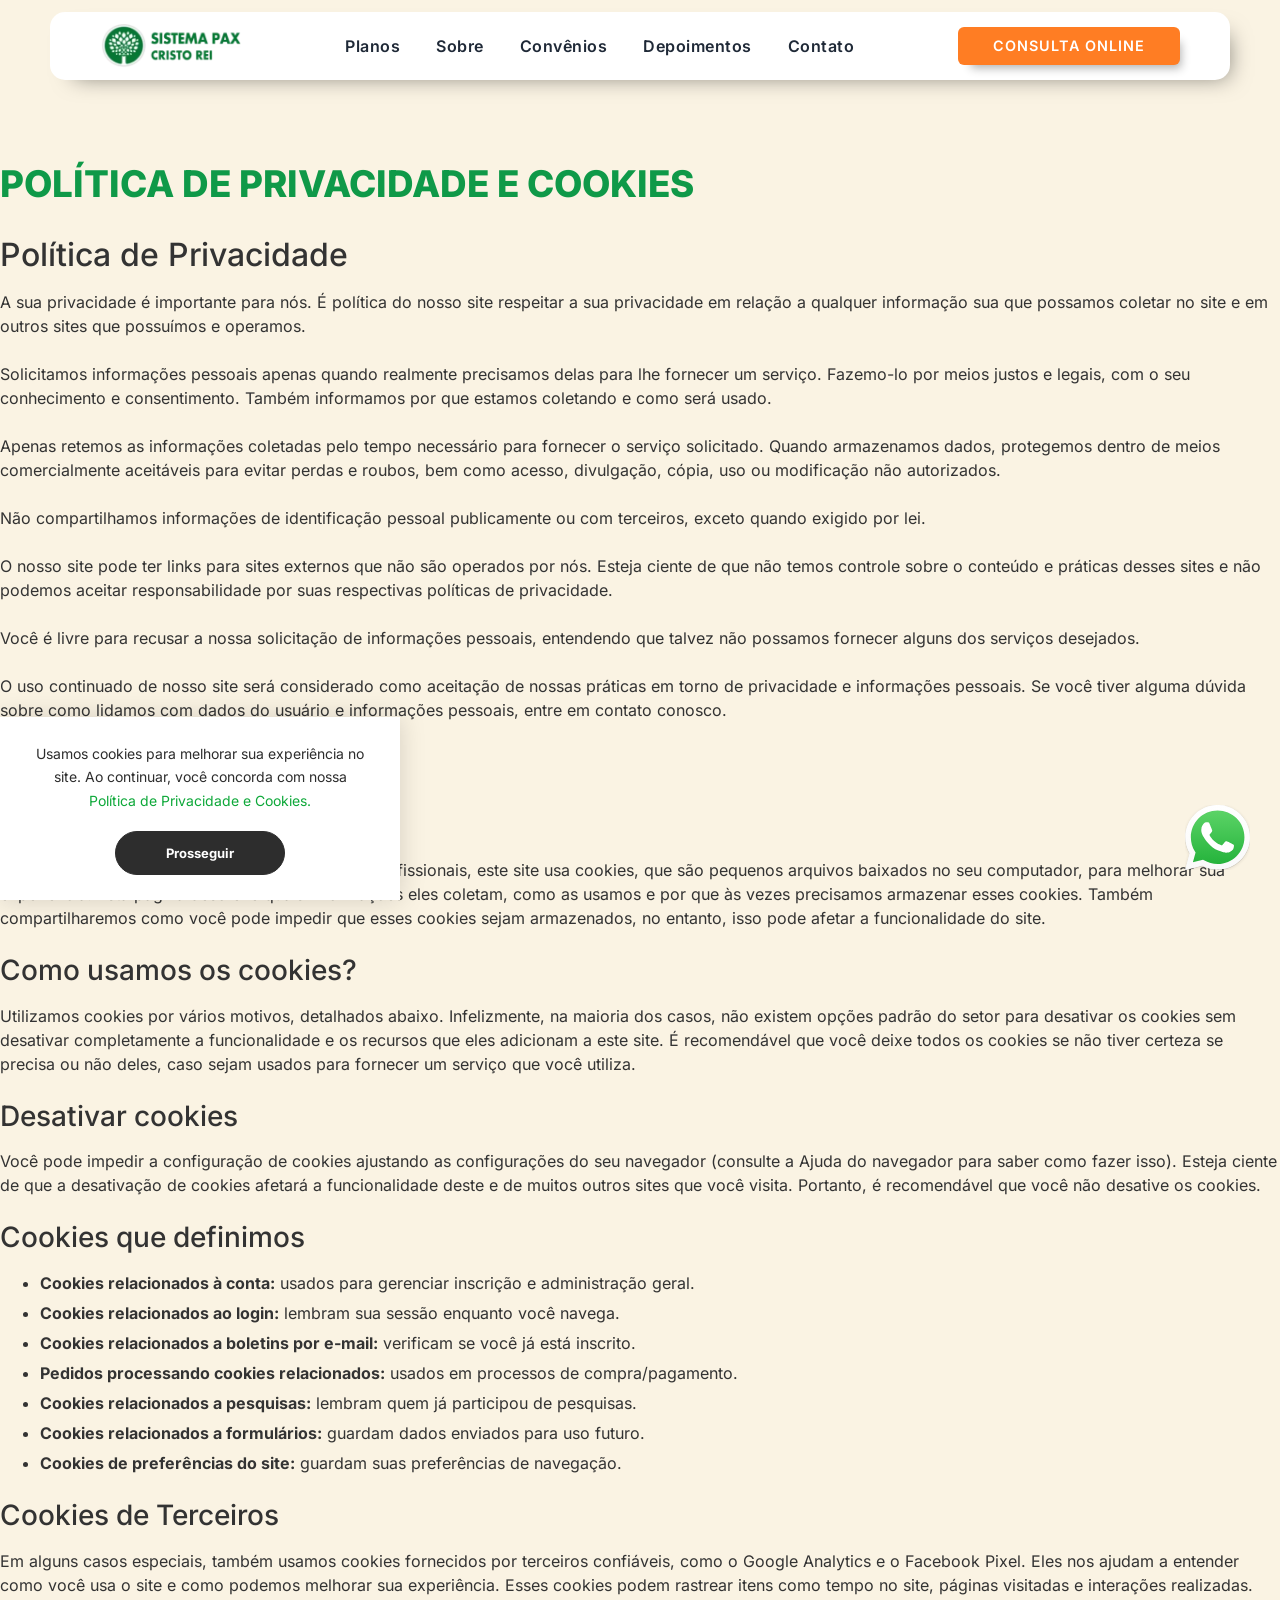
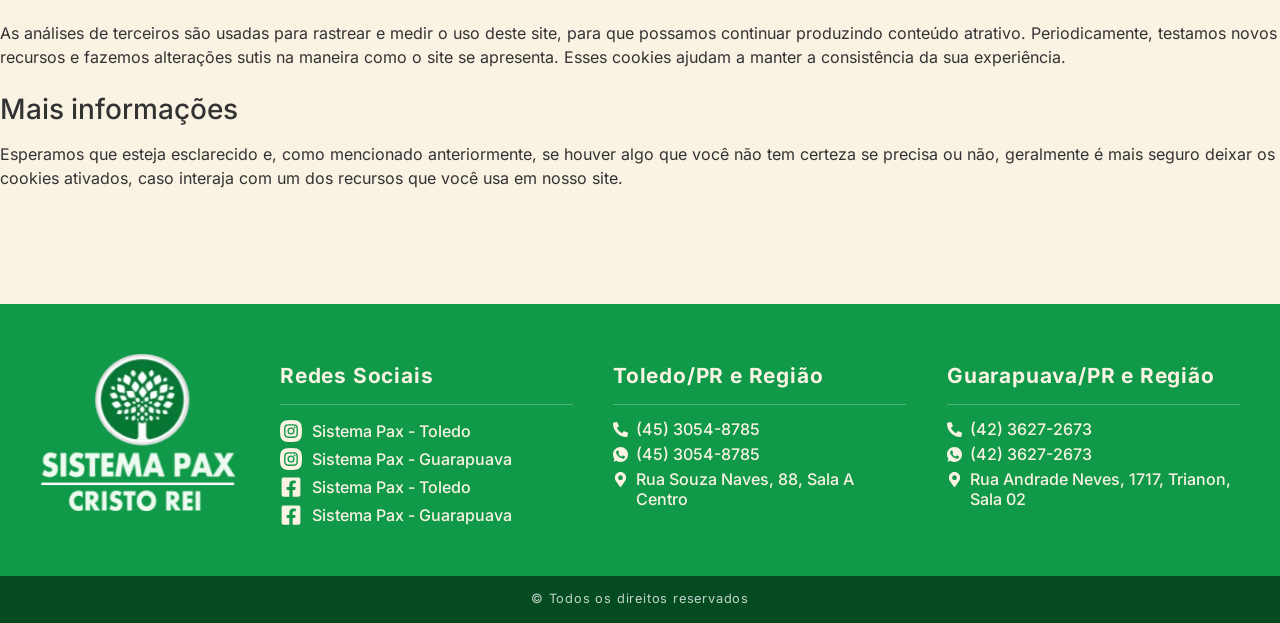
<file: site/politica-de-privacidade-e-cookies/index.html>
<!DOCTYPE html>
<html lang="pt-BR">
<head>
  <meta charset="UTF-8">
  <meta name="viewport" content="width=device-width, initial-scale=1">
  <title>POLÍTICA DE PRIVACIDADE E COOKIES - Sistema Pax Cristo Rei</title>
  <meta name="description" content="A sua privacidade é importante para nós. É política do nosso site respeitar a sua privacidade em relação a qualquer informação sua que possamos coletar no">
  <meta name="robots" content="follow, index, max-snippet:-1, max-video-preview:-1, max-image-preview:large">
  <link rel="canonical" href="https://sistemapaxcristorei.com.br/politica-de-privacidade-e-cookies/">
  <meta property="og:locale" content="pt_BR">
  <meta property="og:type" content="website">
  <meta property="og:title" content="POLÍTICA DE PRIVACIDADE E COOKIES - Sistema Pax Cristo Rei">
  <meta property="og:description" content="A sua privacidade é importante para nós. É política do nosso site respeitar a sua privacidade em relação a qualquer informação sua que possamos coletar no">
  <meta property="og:url" content="https://sistemapaxcristorei.com.br/politica-de-privacidade-e-cookies/">
  <meta property="og:site_name" content="Sistema Pax Cristo Rei">
  <meta property="og:image" content="https://sistemapaxcristorei.com.br/assets/img/logotopo_2.webp">
  <meta name="twitter:card" content="summary_large_image">
  <meta name="twitter:title" content="POLÍTICA DE PRIVACIDADE E COOKIES - Sistema Pax Cristo Rei">
  <meta name="twitter:description" content="A sua privacidade é importante para nós. É política do nosso site respeitar a sua privacidade em relação a qualquer informação sua que possamos coletar no">
  <link rel="icon" href="../assets/img/logotopo_5.webp" sizes="192x192">
  <link rel="apple-touch-icon" href="../assets/img/logotopo_5.webp">
  <link rel="preload" href="../assets/fonts/inter-latin.woff2" as="font" type="font/woff2" crossorigin>

  <link rel="stylesheet" href="../assets/css/style.css?v=7298a313">
  <script src="../assets/js/anim-init.js?v=d9fc86ed"></script>
  <script type="application/ld+json">
  {"@context":"https://schema.org","@graph":[{"@type":["Organization"],"@id":"https://sistemapaxcristorei.com.br/#organization","name":"Sistema Pax Cristo Rei","url":"https://sistemapaxcristorei.com.br/","logo":{"@type":"ImageObject","url":"https://sistemapaxcristorei.com.br/assets/img/logotopo_2.webp","width":341,"height":106},"openingHours":["Monday,Tuesday,Wednesday,Thursday,Friday,Saturday,Sunday 09:00-17:00"],"description":"Planos completos de assistência familiar e funeral, com benefícios que oferecem conforto, apoio e tranquilidade quando mais importa."},{"@type":"WebSite","@id":"https://sistemapaxcristorei.com.br/#website","url":"https://sistemapaxcristorei.com.br/","name":"Sistema Pax Cristo Rei","alternateName":"Sistema Pax","publisher":{"@id":"https://sistemapaxcristorei.com.br/#organization"},"inLanguage":"pt-BR"}]}
  </script>
  <!-- Google Tag Manager -->
  <script src="../assets/js/gtm-init.js?v=2e1f41f6" async></script>
  <!-- End Google Tag Manager -->
</head>
<body class="page-politica-de-privacidade-e-cookies">
  <noscript><iframe src="https://www.googletagmanager.com/ns.html?id=GTM-T6L82PLL" height="0" width="0" class="gtm-noscript-frame"></iframe></noscript>
  <a class="skip-link" href="#content">Ir para o conteúdo</a>
  <div class="progresso" aria-hidden="true"></div>

  <header class="site-header">
    <div class="header-bar">
      <a class="header-logo" href="../" aria-label="Sistema Pax Cristo Rei - Início">
        <img src="../assets/img/logotopo_2.webp" srcset="../assets/img/logotopo_2-300x93.webp 300w, ../assets/img/logotopo_2.webp 341w" sizes="(max-width: 1024px) 147px, 141px" width="341" height="106" alt="Sistema Pax Cristo Rei">
      </a>
      <nav class="main-nav" aria-label="menu topo">
        <ul>
          <li><a href="../planos/">Planos</a></li>
          <li><a href="../sobre/">Sobre</a></li>
          <li><a href="../convenios/">Convênios</a></li>
          <li><a href="../depoimentos/">Depoimentos</a></li>
          <li><a href="../contato/">Contato</a></li>
        </ul>
      </nav>
      <span class="header-divider" aria-hidden="true"></span>
      <a class="btn btn-header" href="https://sistemapaxcristorei.ailine.com.br/" target="_blank" rel="noopener">CONSULTA ONLINE</a>
    </div>
  </header>

  <main id="content">
<section class="section policy-sec">
  <div class="container policy">
    <h1>POLÍTICA DE PRIVACIDADE E COOKIES</h1>
<h2>Política de Privacidade</h2><p>A sua privacidade é importante para nós. É política do nosso site respeitar a sua privacidade em relação a qualquer informação sua que possamos coletar no site e em outros sites que possuímos e operamos.</p><p>Solicitamos informações pessoais apenas quando realmente precisamos delas para lhe fornecer um serviço. Fazemo-lo por meios justos e legais, com o seu conhecimento e consentimento. Também informamos por que estamos coletando e como será usado.</p><p>Apenas retemos as informações coletadas pelo tempo necessário para fornecer o serviço solicitado. Quando armazenamos dados, protegemos dentro de meios comercialmente aceitáveis para evitar perdas e roubos, bem como acesso, divulgação, cópia, uso ou modificação não autorizados.</p><p>Não compartilhamos informações de identificação pessoal publicamente ou com terceiros, exceto quando exigido por lei.</p><p>O nosso site pode ter links para sites externos que não são operados por nós. Esteja ciente de que não temos controle sobre o conteúdo e práticas desses sites e não podemos aceitar responsabilidade por suas respectivas políticas de privacidade.</p><p>Você é livre para recusar a nossa solicitação de informações pessoais, entendendo que talvez não possamos fornecer alguns dos serviços desejados.</p><p>O uso continuado de nosso site será considerado como aceitação de nossas práticas em torno de privacidade e informações pessoais. Se você tiver alguma dúvida sobre como lidamos com dados do usuário e informações pessoais, entre em contato conosco.</p><h2>Política de Cookies</h2><h3>O que são cookies?</h3><p>Como é prática comum em quase todos os sites profissionais, este site usa cookies, que são pequenos arquivos baixados no seu computador, para melhorar sua experiência. Esta página descreve quais informações eles coletam, como as usamos e por que às vezes precisamos armazenar esses cookies. Também compartilharemos como você pode impedir que esses cookies sejam armazenados, no entanto, isso pode afetar a funcionalidade do site.</p><h3>Como usamos os cookies?</h3><p>Utilizamos cookies por vários motivos, detalhados abaixo. Infelizmente, na maioria dos casos, não existem opções padrão do setor para desativar os cookies sem desativar completamente a funcionalidade e os recursos que eles adicionam a este site. É recomendável que você deixe todos os cookies se não tiver certeza se precisa ou não deles, caso sejam usados para fornecer um serviço que você utiliza.</p><h3>Desativar cookies</h3><p>Você pode impedir a configuração de cookies ajustando as configurações do seu navegador (consulte a Ajuda do navegador para saber como fazer isso). Esteja ciente de que a desativação de cookies afetará a funcionalidade deste e de muitos outros sites que você visita. Portanto, é recomendável que você não desative os cookies.</p><h3>Cookies que definimos</h3><ul><li><strong>Cookies relacionados à conta:</strong> usados para gerenciar inscrição e administração geral.</li><li><strong>Cookies relacionados ao login:</strong> lembram sua sessão enquanto você navega.</li><li><strong>Cookies relacionados a boletins por e-mail:</strong> verificam se você já está inscrito.</li><li><strong>Pedidos processando cookies relacionados:</strong> usados em processos de compra/pagamento.</li><li><strong>Cookies relacionados a pesquisas:</strong> lembram quem já participou de pesquisas.</li><li><strong>Cookies relacionados a formulários:</strong> guardam dados enviados para uso futuro.</li><li><strong>Cookies de preferências do site:</strong> guardam suas preferências de navegação.</li></ul><h3>Cookies de Terceiros</h3><p>Em alguns casos especiais, também usamos cookies fornecidos por terceiros confiáveis, como o Google Analytics e o Facebook Pixel. Eles nos ajudam a entender como você usa o site e como podemos melhorar sua experiência. Esses cookies podem rastrear itens como tempo no site, páginas visitadas e interações realizadas.</p><p>As análises de terceiros são usadas para rastrear e medir o uso deste site, para que possamos continuar produzindo conteúdo atrativo. Periodicamente, testamos novos recursos e fazemos alterações sutis na maneira como o site se apresenta. Esses cookies ajudam a manter a consistência da sua experiência.</p><h3>Mais informações</h3><p>Esperamos que esteja esclarecido e, como mencionado anteriormente, se houver algo que você não tem certeza se precisa ou não, geralmente é mais seguro deixar os cookies ativados, caso interaja com um dos recursos que você usa em nosso site.</p>
  </div>
</section>

  </main>

  <footer class="site-footer">
    <div class="footer-main">
      <div class="footer-inner">
        <div class="footer-logo">
          <img src="../assets/img/group_21.webp" width="239" height="188" alt="Sistema Pax Cristo Rei" loading="lazy">
        </div>
        <div class="footer-col footer-col-social">
          <h2>Redes Sociais</h2>
          <ul class="icon-list icon-list-lg">
            <li><a href="https://www.instagram.com/sistemapaxtoledo" target="_blank" rel="noopener"><svg class="ico" viewBox="0 0 176 176" aria-hidden="true"><use href="#i-instagram"/></svg><span>Sistema Pax - Toledo</span></a></li>
            <li><a href="https://www.instagram.com/sistemapaxguarapuava" target="_blank" rel="noopener"><svg class="ico" viewBox="0 0 176 176" aria-hidden="true"><use href="#i-instagram"/></svg><span>Sistema Pax - Guarapuava</span></a></li>
            <li><a href="https://www.facebook.com/people/Sistema-Pax-Cristo-Rei-Toledo/61575638837953/" target="_blank" rel="noopener"><svg class="ico" viewBox="0 0 448 512" aria-hidden="true"><use href="#i-facebook"/></svg><span>Sistema Pax - Toledo</span></a></li>
            <li><a href="https://www.facebook.com/people/Sistema-Pax-Cristo-Rei-Guarapuava/61576049009469/" target="_blank" rel="noopener"><svg class="ico" viewBox="0 0 448 512" aria-hidden="true"><use href="#i-facebook"/></svg><span>Sistema Pax - Guarapuava</span></a></li>
          </ul>
        </div>
        <div class="footer-col">
          <h2>Toledo/PR e Região</h2>
          <ul class="icon-list">
            <li><a href="tel:+554530548785"><svg class="ico" viewBox="0 0 512 512" aria-hidden="true"><use href="#i-phone"/></svg><span>(45) 3054-8785</span></a></li>
            <li><a href="https://wa.me/554530548785" target="_blank" rel="noopener"><svg class="ico" viewBox="0 0 512 512" aria-hidden="true"><use href="#i-whatsapp"/></svg><span>(45) 3054-8785</span></a></li>
            <li><svg class="ico" viewBox="0 0 384 512" aria-hidden="true"><use href="#i-pin"/></svg><span>Rua Souza Naves, 88, Sala A Centro</span></li>
          </ul>
        </div>
        <div class="footer-col">
          <h2>Guarapuava/PR e Região</h2>
          <ul class="icon-list">
            <li><a href="tel:+554236272673"><svg class="ico" viewBox="0 0 512 512" aria-hidden="true"><use href="#i-phone"/></svg><span>(42) 3627-2673</span></a></li>
            <li><a href="https://wa.me/554236272673" target="_blank" rel="noopener"><svg class="ico" viewBox="0 0 512 512" aria-hidden="true"><use href="#i-whatsapp"/></svg><span>(42) 3627-2673</span></a></li>
            <li><svg class="ico" viewBox="0 0 384 512" aria-hidden="true"><use href="#i-pin"/></svg><span>Rua Andrade Neves, 1717, Trianon, Sala 02</span></li>
          </ul>
        </div>
      </div>
    </div>
    <div class="footer-bottom">
      <p>© Todos os direitos reservados</p>
    </div>
  </footer>

  <a class="whatsapp-float" href="https://wa.me/554236272673?text=Ol%C3%A1%2C%20vim%20pelo%20site%20e%20gostaria%20de%20mais%20informa%C3%A7%C3%B5es.%20Pode%20me%20ajudar%3F" target="_blank" rel="noopener" aria-label="Fale conosco pelo WhatsApp">
    <img src="../assets/img/whatsapp.svg" width="65" height="65" alt="">
  </a>

  <div class="cookie-banner" id="cookie-banner" role="dialog" aria-live="polite" aria-label="Aviso de cookies" hidden>
    <p>Usamos cookies para melhorar sua experiência no site. Ao continuar, você concorda com nossa <a href="../politica-de-privacidade-e-cookies/">Política de Privacidade e Cookies.</a></p>
    <button type="button" class="cookie-btn" id="cookie-accept">Prosseguir</button>
  </div>

  <svg width="0" height="0" class="svg-sprite-defs" aria-hidden="true">
    <defs>
      <symbol id="i-instagram" viewBox="0 0 176 176"><path d="M105.39,88.06A17.39,17.39,0,1,1,88,70.67,17.36,17.36,0,0,1,105.39,88.06Z"/><path d="M110.23,44.13H65.77a21.71,21.71,0,0,0-21.7,21.7v44.48A21.69,21.69,0,0,0,65.77,132h44.48a21.69,21.69,0,0,0,21.68-21.7V65.83A21.71,21.71,0,0,0,110.23,44.13ZM88,116.51a28.43,28.43,0,1,1,28.45-28.45A28.45,28.45,0,0,1,88,116.51Zm28.61-49.87a7,7,0,1,1,7-7A7,7,0,0,1,116.61,66.64Z"/><path d="M171.64,40.85C167.69,25,151,8.31,135.15,4.36A262,262,0,0,0,88,0,262.18,262.18,0,0,0,40.85,4.36C25,8.31,8.32,25,4.37,40.85a256.4,256.4,0,0,0,0,94.3C8.32,151,25,167.7,40.85,171.64A262.18,262.18,0,0,0,88,176q6.7,0,13.4-.35a268.710,268.710,0,0,0,33.75-4c15.89-3.94,32.54-20.6,36.490-36.49A261.54,261.54,0,0,0,176,86.48,261.1,261.1,0,0,0,171.64,40.85ZM143,110.29a32.81,32.81,0,0,1-32.77,32.77H65.77A32.81,32.81,0,0,1,33,110.29V65.83A32.81,32.81,0,0,1,65.77,33.06h44.46A32.81,32.81,0,0,1,143,65.83Z"/></symbol>
      <symbol id="i-facebook" viewBox="0 0 448 512"><path d="M400 32H48A48 48 0 0 0 0 80v352a48 48 0 0 0 48 48h137.25V327.69h-63V256h63v-54.64c0-62.15 37-96.48 93.67-96.48 27.14 0 55.52 4.84 55.52 4.84v61h-31.27c-30.81 0-40.42 19.12-40.42 38.73V256h68.78l-11 71.69h-57.78V480H400a48 48 0 0 0 48-48V80a48 48 0 0 0-48-48z"/></symbol>
      <symbol id="i-phone" viewBox="0 0 512 512"><path d="M497.39 361.8l-112-48a24 24 0 0 0-28 6.9l-49.6 60.6A370.66 370.66 0 0 1 130.6 204.11l60.6-49.6a23.94 23.94 0 0 0 6.9-28l-48-112A24.16 24.16 0 0 0 122.6.61l-104 24A24 24 0 0 0 0 48c0 256.5 207.9 464 464 464a24 24 0 0 0 23.4-18.6l24-104a24.29 24.29 0 0 0-14.01-27.6z"/></symbol>
      <symbol id="i-whatsapp" viewBox="0 0 512 512"><path d="M256.064,0h-0.128C114.784,0,0,114.816,0,256c0,56,18.048,107.904,48.736,150.048l-31.904,95.104l98.4-31.456C155.712,496.512,204,512,256.064,512C397.216,512,512,397.152,512,256S397.216,0,256.064,0z M405.024,361.504c-6.176,17.44-30.688,31.904-50.24,36.128c-13.376,2.848-30.848,5.12-89.664-19.264C189.888,347.2,141.44,270.752,137.664,265.792c-3.616-4.96-30.4-40.48-30.4-77.216s18.656-54.624,26.176-62.304c6.176-6.304,16.384-9.184,26.176-9.184c3.168,0,6.016,0.16,8.576,0.288c7.52,0.32,11.296,0.768,16.256,12.64c6.176,14.88,21.216,51.616,23.008,55.392c1.824,3.776,3.648,8.896,1.088,13.856c-2.4,5.12-4.512,7.392-8.288,11.744c-3.776,4.352-7.36,7.68-11.136,12.352c-3.456,4.064-7.36,8.416-3.008,15.936c4.352,7.36,19.392,31.904,41.536,51.616c28.576,25.44,51.744,33.568,60.032,37.024c6.176,2.56,13.536,1.952,18.048-2.848c5.728-6.176,12.8-16.416,20-26.496c5.12-7.232,11.584-8.128,18.368-5.568c6.912,2.4,43.488,20.48,51.008,24.224c7.52,3.776,12.48,5.568,14.304,8.736C411.2,329.152,411.2,344.032,405.024,361.504z"/></symbol>
      <symbol id="i-pin" viewBox="0 0 384 512"><path d="M172.268 501.67C26.97 291.031 0 269.413 0 192 0 85.961 85.961 0 192 0s192 85.961 192 192c0 77.413-26.97 99.031-172.268 309.67-9.535 13.774-29.93 13.773-39.464 0zM192 272c44.183 0 80-35.817 80-80s-35.817-80-80-80-80 35.817-80 80 35.817 80 80 80z"/></symbol>
      <symbol id="i-plus" viewBox="0 0 448 512"><path d="M416 208H272V64c0-17.67-14.33-32-32-32h-32c-17.67 0-32 14.33-32 32v144H32c-17.67 0-32 14.33-32 32v32c0 17.67 14.33 32 32 32h144v144c0 17.67 14.33 32 32 32h32c17.67 0 32-14.330 32-32V304h144c17.67 0 32-14.33 32-32v-32c0-17.67-14.33-32-32-32z"/></symbol>
      <symbol id="i-minus" viewBox="0 0 448 512"><path d="M416 208H32c-17.67 0-32 14.33-32 32v32c0 17.67 14.33 32 32 32h384c17.67 0 32-14.33 32-32v-32c0-17.67-14.33-32-32-32z"/></symbol>
      <symbol id="i-chev-left" viewBox="0 0 1000 1000"><path d="M646 125C629 125 613 133 604 142L308 442C296 454 292 471 292 487 292 504 296 521 308 533L604 854C617 867 629 875 646 875 663 875 679 871 692 858 704 846 713 829 713 812 713 796 708 779 692 767L438 487 692 225C700 217 708 204 708 187 708 171 704 154 692 142 675 129 663 125 646 125Z"/></symbol>
      <symbol id="i-chev-right" viewBox="0 0 1000 1000"><path d="M696 533C708 521 713 504 713 487 713 471 708 454 696 446L400 146C388 133 375 125 354 125 338 125 325 129 313 142 300 154 292 171 292 187 292 204 296 221 308 233L563 492 304 771C292 783 288 800 288 817 288 833 296 850 308 863 321 871 338 875 354 875 371 875 388 867 400 854L696 533Z"/></symbol>
    </defs>
  </svg>

  <script src="../assets/js/main.js?v=a1498ea8" defer></script>
</body>
</html>
</file>
<file: site/assets/css/style.css>
/* ==========================================================================
   Sistema Pax Cristo Rei — folha de estilos
   Valores (cores, tamanhos, espaçamentos e breakpoints) replicados do site
   original em Elementor. Breakpoints: 1366 · 1200 · 1024 · 880 · 767
   ========================================================================== */

/* ---------- Fontes (Inter variável, hospedada localmente) ---------- */
@font-face { font-family: 'Inter'; font-style: normal; font-weight: 100 900; font-display: swap;
  src: url(../fonts/inter-latin-ext.woff2) format('woff2');
  unicode-range: U+0100-02BA, U+02BD-02C5, U+02C7-02CC, U+02CE-02D7, U+02DD-02FF, U+0304, U+0308, U+0329, U+1D00-1DBF, U+1E00-1E9F, U+1EF2-1EFF, U+2020, U+20A0-20AB, U+20AD-20C0, U+2113, U+2C60-2C7F, U+A720-A7FF; }
@font-face { font-family: 'Inter'; font-style: normal; font-weight: 100 900; font-display: swap;
  src: url(../fonts/inter-latin.woff2) format('woff2');
  unicode-range: U+0000-00FF, U+0131, U+0152-0153, U+02BB-02BC, U+02C6, U+02DA, U+02DC, U+0304, U+0308, U+0329, U+2000-206F, U+20AC, U+2122, U+2191, U+2193, U+2212, U+2215, U+FEFF, U+FFFD; }
@font-face { font-family: 'Inter'; font-style: italic; font-weight: 100 900; font-display: swap;
  src: url(../fonts/inter-latin-ext-italic.woff2) format('woff2');
  unicode-range: U+0100-02BA, U+02BD-02C5, U+02C7-02CC, U+02CE-02D7, U+02DD-02FF, U+0304, U+0308, U+0329, U+1D00-1DBF, U+1E00-1E9F, U+1EF2-1EFF, U+2020, U+20A0-20AB, U+20AD-20C0, U+2113, U+2C60-2C7F, U+A720-A7FF; }
@font-face { font-family: 'Inter'; font-style: italic; font-weight: 100 900; font-display: swap;
  src: url(../fonts/inter-latin-italic.woff2) format('woff2');
  unicode-range: U+0000-00FF, U+0131, U+0152-0153, U+02BB-02BC, U+02C6, U+02DA, U+02DC, U+0304, U+0308, U+0329, U+2000-206F, U+20AC, U+2122, U+2191, U+2193, U+2212, U+2215, U+FEFF, U+FFFD; }

/* ---------- Tokens ---------- */
:root {
  --primary: #0F9948;
  --secondary: #054B22;
  --text: #1F2937;
  --accent: #F97316;
  --cream: #FAF3E3;
  --white: #FFFFFF;
  --card-green: #0A6B32;
  --faq-bg: #EBE1CB;
  --container: 1280px;
  --shadow-card: 2px 18px 24px -10px rgba(0, 0, 0, .24);
  --shadow-btn: 7px 7px 27px -5px rgba(0, 0, 0, .5);
  --grad-orange: linear-gradient(148deg, #FF8531 0%, #DA610D 100%);
}

/* ---------- Base ---------- */
*, *::before, *::after { box-sizing: border-box; }
.gtm-noscript-frame { display: none; visibility: hidden; }
.svg-sprite-defs { position: absolute; }
html, body { width: 100%; overflow-x: hidden; }
html { -webkit-text-size-adjust: 100%; }
body {
  margin: 0;
  font-family: 'Inter', -apple-system, BlinkMacSystemFont, 'Segoe UI', Roboto, 'Helvetica Neue', Arial, sans-serif;
  font-size: 16px;
  line-height: 1.5;
  color: #333;
  background-color: var(--cream);
  -webkit-font-smoothing: antialiased;
  -moz-osx-font-smoothing: grayscale;
}
h1, h2, h3, h4, h5, h6 { margin: 0; line-height: 1.2; font-weight: 700; color: inherit; }
p { margin: 0; }
img { max-width: 100%; height: auto; border: 0; vertical-align: middle; }
a { color: var(--primary); text-decoration: none; }
button { font: inherit; }
[hidden] { display: none !important; }
.sr-only, .hp { position: absolute !important; width: 1px; height: 1px; padding: 0; margin: -1px; overflow: hidden; clip: rect(0 0 0 0); white-space: nowrap; border: 0; }

body::-webkit-scrollbar { width: 10px; }
body::-webkit-scrollbar-track { background: var(--cream); }
body::-webkit-scrollbar-thumb { background-color: #10873F; border-radius: 10px; border: 1px solid var(--cream); }

.skip-link { position: absolute; left: -9999px; top: 0; z-index: 1000; padding: 12px 20px; background: var(--white); color: var(--text); border-radius: 0 0 8px 0; }
.skip-link:focus { left: 0; }
:focus-visible { outline: 2px solid var(--accent); outline-offset: 3px; }

.container { width: 100%; max-width: var(--container); margin-inline: auto; position: relative; }
.col-center { display: flex; flex-direction: column; align-items: center; }
.section { position: relative; }

/* ---------- Botões ---------- */
.btn {
  display: inline-flex; align-items: center; justify-content: center; text-align: center;
  font-family: 'Inter', sans-serif; line-height: 1; text-decoration: none; cursor: pointer;
  transition: transform .3s, background-color .3s, color .3s;
}
.btn-grow:hover, .btn-grow:focus-visible { transform: scale(1.1); }
.btn-orange {
  width: 424px; max-width: 100%; padding: 18px;
  font-size: 1.3em; font-weight: 700; text-transform: uppercase; letter-spacing: 1.2px; color: var(--white);
  background-image: var(--grad-orange); border: 1px solid #C5621E; border-radius: 9px; box-shadow: var(--shadow-btn);
}
.btn-green {
  width: 358px; max-width: 100%; padding: 18px;
  font-size: 1.1em; font-weight: 700; text-transform: uppercase; letter-spacing: 1px; line-height: 1;
  color: var(--white); background-color: var(--primary); border: 1px solid var(--secondary); border-radius: 9px; box-shadow: var(--shadow-btn);
}
.btn-white {
  width: 377px; max-width: 100%; padding: 20px;
  font-size: 1.3em; font-weight: 700; text-transform: uppercase; letter-spacing: 1.2px;
  color: var(--accent); background-color: var(--white); border: 0; border-radius: 9px; box-shadow: var(--shadow-btn);
}

/* ==========================================================================
   Cabeçalho
   ========================================================================== */
.site-header { position: relative; z-index: 99; padding: 0; }
.header-bar {
  max-width: var(--container); margin: 12px auto 0;
  display: flex; flex-direction: row; align-items: center; justify-content: space-between; gap: 20px;
  padding: 15px 50px; background: var(--white); border-radius: 15px;
  box-shadow: 11px 10px 22px -13px rgba(0, 0, 0, .5);
}
.header-logo { display: block; width: 141px; flex: 0 0 auto; order: 1; }
.header-logo img { width: 100%; display: block; }
.main-nav { width: 65%; order: 2; }
.main-nav ul { list-style: none; margin: 0; padding: 0; display: flex; flex-wrap: wrap; justify-content: center; }
.main-nav li { margin: 0 12.5px; }
.main-nav a {
  position: relative; display: block; padding: 6px 5px;
  font-size: 1em; font-weight: 600; letter-spacing: .5px; line-height: 20px; color: var(--text);
}
.main-nav a::after {
  content: ''; position: absolute; left: 0; bottom: 0; width: 100%; height: 1px;
  background-color: var(--text); opacity: 0; transition: opacity .3s;
}
.main-nav a:hover::after, .main-nav a:focus-visible::after, .main-nav a.active::after { opacity: 1; }
.header-divider { display: none; order: 3; }
.btn-header {
  order: 4; width: 222px; flex: 0 0 auto; padding: 12px;
  font-size: .9em; font-weight: 600; letter-spacing: 1px; color: var(--white); line-height: 1;
  background-color: #FF7D23; border-radius: 6px; box-shadow: 7px 9px 10px -6px rgba(0, 0, 0, .31);
}
.btn-header:hover, .btn-header:focus-visible { background-color: #FF8B3B; }

/* ==========================================================================
   Hero (primeira dobra) + divisória curva
   ========================================================================== */
.hero {
  position: relative; display: flex; flex-direction: column; justify-content: center;
  min-height: 710px; margin-top: -94px;
  background-color: #34A577; background-position: center center; background-repeat: no-repeat; background-size: cover;
}
.hero-home { background-image: url(../img/ses-1-desktop-1.webp); }
.hero-planos { background-image: url(../img/ses-1-desktop.webp); }
.hero-sobre { background-image: url(../img/ses-1-desktop-4.webp); }
.hero-contato { background-image: url(../img/ses-1-desktop-3.webp); min-height: 600px; padding-top: 120px; }
.hero-inner { display: flex; flex-direction: column; align-items: flex-start; gap: 20px; z-index: 3; }
.hero-text { width: 491px; max-width: 100%; margin-top: 30px; }
.hero-text h1 { font-size: 2.9em; font-weight: 700; color: var(--white); margin-bottom: .5rem; }
.hero-text p { font-size: 1.1em; font-weight: 500; line-height: 1.3em; letter-spacing: .5px; color: var(--white); }
.hero-planos .hero-text { width: 481px; }
.hero-planos .hero-text h1 { font-size: 2.4em; }
.hero-planos .hero-btn { width: 486px; }
.hero-sobre .hero-text h1 { font-size: 2.5em; }

.shape { position: absolute; left: 0; width: 100%; overflow: hidden; line-height: 0; direction: ltr; pointer-events: none; z-index: 2; }
.shape-bottom { bottom: -1px; }
.shape svg { display: block; width: calc(100% + 1.3px); position: relative; left: 50%; transform: translateX(-50%); }
.shape path { fill: var(--cream); }
.shape-asym svg { height: 34px; }
.shape-curve svg { width: calc(133% + 1.3px); height: 98px; }

/* ---------- Títulos de seção ---------- */
.section-head { width: 558px; max-width: 100%; margin-bottom: 40px; text-align: center; color: var(--text); }
.section-head h2, .section-head .h2 { font-size: 2.4em; font-weight: 700; margin-bottom: .5rem; }
.section-head p { font-size: 1.1em; font-weight: 500; line-height: 1.3em; letter-spacing: .5px; }
.section-head-light { width: 519px; margin-bottom: 60px; color: var(--cream); }
.section-head-light h2 { font-size: 2.1em; }
.section-head-light p { font-weight: 400; }

/* ---------- Card dividido (imagem | texto) ---------- */
.split-card {
  position: relative; z-index: 9; display: flex; flex-direction: row; width: 100%;
  background-color: var(--primary); border: 1px solid var(--cream); border-radius: 30px;
  box-shadow: var(--shadow-card); overflow: hidden;
}
.split-img { position: relative; flex: 0 0 50%; min-height: 190px; overflow: hidden; background-color: var(--card-green); }
.split-img-foto { position: absolute; inset: 0; width: 100%; height: 100%; object-fit: cover; display: block; transition: transform .7s cubic-bezier(.2, .7, .3, 1); }
.split-card:hover .split-img-foto { transform: scale(1.06); }
.split-body { flex: 0 0 50%; display: flex; flex-direction: column; justify-content: space-between; gap: 20px; padding: 67px; color: var(--cream); }
.split-body h3 { font-size: 2.1em; font-weight: 700; margin-bottom: .5rem; }
.split-body p { font-size: 1.1em; font-weight: 400; line-height: 1.3em; letter-spacing: .5px; }
.split-body > div { width: 338px; max-width: 100%; }
.split-body a:not(.btn) { color: inherit; text-decoration: underline; }

/* ==========================================================================
   Início
   ========================================================================== */
.home-planos { padding-top: 90px; }
.split-card-overlap { margin-bottom: -70px; }

.home-beneficios { padding: 150px 0 140px; background-color: var(--primary); overflow: hidden; }
.home-beneficios::before {
  content: ''; position: absolute; inset: 0; z-index: 0;
  background-image: url(../img/bg.webp); background-position: center center; background-size: cover;
  opacity: .06; mix-blend-mode: multiply;
}
.home-beneficios > .container { z-index: 1; }
.benefit-grid { display: flex; flex-direction: row; justify-content: space-between; gap: 35px; width: 100%; }
.benefit-card {
  width: 23%; padding: 30px 30px 40px; border-radius: 25px; background-color: var(--card-green); color: var(--cream);
}
.benefit-card img { display: block; width: 30%; margin: -60px 0 18px; transition: transform .3s; }
.benefit-card h3 { font-size: 1.6em; font-weight: 600; margin-bottom: 9px; }
.benefit-card p { font-size: 1em; font-weight: 400; line-height: 1.3em; letter-spacing: .5px; }
.btn-planos { width: 533px; margin-top: 60px; padding: 19px; }

.home-embreve { padding: 90px 0; }
.home-embreve .container { max-width: 1240px; }
.split-card-orange { background-color: transparent; background-image: linear-gradient(180deg, var(--accent) 0%, #D36112 100%); }
.split-body-wide { padding: 90px; }
.split-body-wide > div { width: 100%; }
.split-video { position: relative; overflow: hidden; background: transparent; }
.split-video iframe {
  position: absolute; top: 50%; left: 50%; border: 0; pointer-events: none;
  width: 177.78%; height: 100%; min-width: 100%; min-height: 56.25vw; transform: translate(-50%, -50%);
}

.home-depoimentos { padding: 0 0 0; }

.home-convenios { padding: 60px 0; }
.convenios-row { display: flex; flex-direction: row; justify-content: center; align-items: center; gap: 50px; }
.convenios-text { width: 36%; color: var(--text); }
.convenios-text h2 { font-size: 2.4em; font-weight: 700; margin-bottom: .5rem; }
.convenios-text p { font-size: 1.1em; font-weight: 500; line-height: 1.3em; letter-spacing: .5px; margin-bottom: 30px; }
.convenios-img { width: 42%; }
.convenios-img img { width: 100%; }

.home-faq { padding: 90px 0; background-color: var(--faq-bg); }
.home-faq .col-center { gap: 40px; }
.faq-title { width: 49%; text-align: center; font-size: 2.4em; font-weight: 700; line-height: 1.1em; color: var(--text); }

/* ---------- Accordion (Perguntas frequentes) ---------- */
.accordion { width: 900px; max-width: 100%; display: flex; flex-direction: column; gap: 8px; }
.acc-item { border-radius: 12px; }
.acc-item summary {
  display: flex; align-items: center; gap: 10px; padding: 15px; cursor: pointer; list-style: none;
  background-color: var(--primary); color: var(--cream); border-radius: 12px;
  font-size: 1em; font-weight: 400; letter-spacing: 1px; line-height: 1.5;
}
.acc-item summary::-webkit-details-marker { display: none; }
.acc-icon { display: inline-flex; width: 15px; flex: 0 0 15px; }
.acc-icon svg { width: 15px; height: 15px; fill: var(--cream); }
.acc-item .i-open { display: none; }
.acc-item[open] .i-open { display: block; }
.acc-item[open] .i-closed { display: none; }
.acc-content {
  margin-top: 0; padding: 17px; background: var(--white); border-radius: 12px; overflow: hidden;
  font-size: 1em; font-weight: 400; line-height: 1.3em; color: var(--text);
}

/* ---------- Carrossel de depoimentos ---------- */
.carousel { position: relative; width: 100%; padding-bottom: 30px; --per-view: 3; --gap: 34px; }
.carousel-viewport { width: calc(100% - 40px); margin: 0 auto; overflow: hidden; }
.carousel-track { display: flex; gap: var(--gap); transition: transform .5s ease; will-change: transform; }
.carousel-slide {
  flex: 0 0 calc((100% - (var(--per-view) - 1) * var(--gap)) / var(--per-view));
  background: var(--white); border-radius: 20px; padding: 32px;
}
.testimonial { margin: 0; }
.testimonial-text { margin: 0; font-size: 1em; font-style: italic; line-height: 1.5; color: var(--text); }
.testimonial-footer { display: flex; align-items: center; margin-top: 20px; }
.testimonial-footer img { width: 50px; height: 50px; border-radius: 50%; object-fit: cover; flex: 0 0 50px; }
.testimonial-footer cite { display: flex; flex-direction: column; padding-inline-start: 20px; font-style: normal; font-size: 14px; line-height: 1.5; }
.t-name { font-weight: 700; color: var(--text); letter-spacing: .5px; }
.t-title { font-weight: 400; color: var(--primary); }
.carousel-btn {
  position: absolute; top: calc(50% - 22px); transform: translateY(-50%); z-index: 2;
  display: inline-flex; align-items: center; justify-content: center; width: 44px; height: 44px;
  padding: 0; background: none; border: 0; cursor: pointer; color: var(--text);
}
.carousel-btn svg { width: 20px; height: 20px; fill: var(--text); }
.carousel-prev { left: 0; }
.carousel-next { right: 0; }
.carousel-dots { position: absolute; bottom: 0; left: 0; right: 0; display: flex; justify-content: center; gap: 4px; }
.carousel-dots button {
  position: relative; width: 24px; height: 24px; padding: 0; border: 0; background: none; cursor: pointer;
}
.carousel-dots button::before {
  content: ''; position: absolute; top: 50%; left: 50%; width: 6px; height: 6px; border-radius: 50%;
  background: #000; opacity: .2; transform: translate(-50%, -50%); transition: opacity .3s;
}
.carousel-dots button[aria-selected="true"]::before { opacity: 1; }

/* ---------- Faixa CTA laranja ---------- */
.cta-sec { padding: 90px 0; }
.cta-sobre { padding: 60px 0 80px; }
.cta-box {
  width: 1000px; max-width: 100%; display: flex; flex-direction: row; justify-content: center; align-items: center; gap: 35px;
  padding: 60px 80px; border-radius: 25px; background-color: var(--accent);
}
.cta-box h2 { width: 49%; font-size: 2em; font-weight: 600; line-height: 1.1em; color: var(--white); }

/* ==========================================================================
   Planos
   ========================================================================== */
.planos-beneficios { padding-top: 90px; }
.planos-beneficios .section-head { margin-bottom: 30px; }
.plan-list { width: 1150px; max-width: 100%; display: flex; flex-direction: column; gap: 30px; }
.plan-list .split-img { border-radius: 0; }
.plan-list .split-body { padding: 50px; justify-content: center; }
.plan-list .split-body > div { width: 100%; }
.plan-list .split-body h3 { font-size: 2em; }

/* ==========================================================================
   Sobre
   ========================================================================== */
.sobre-video-sec { position: relative; z-index: 5; }
.video-embed { position: relative; overflow: hidden; background: #000; }
.video-embed iframe { position: absolute; inset: 0; width: 100%; height: 100%; border: 0; }
.video-play { position: absolute; inset: 0; width: 100%; height: 100%; padding: 0; border: 0; cursor: pointer; background: #000; }
.video-play img { width: 100%; height: 100%; object-fit: cover; opacity: .9; transition: opacity .3s; }
.video-play:hover img { opacity: 1; }
.video-play-icon {
  position: absolute; top: 50%; left: 50%; width: 68px; height: 48px; transform: translate(-50%, -50%);
  background: rgba(33, 33, 33, .8); border-radius: 14px; transition: background .3s;
}
.video-play-icon::after {
  content: ''; position: absolute; top: 50%; left: 54%; transform: translate(-50%, -50%);
  border-style: solid; border-width: 11px 0 11px 19px; border-color: transparent transparent transparent #fff;
}
.video-play:hover .video-play-icon { background: #f00; }
.video-sobre { width: 900px; max-width: 100%; aspect-ratio: 16 / 9; margin-top: -60px; border-radius: 30px; }
.unidades-title { margin-top: 40px; text-align: center; font-size: 2.4em; font-weight: 700; text-transform: uppercase; color: var(--text); }

.unidade { padding: 60px 0 100px; overflow: hidden; }
.unidade-toledo { padding: 100px 0; background-color: #FFFCF7; border-top: 1px solid #1F29372E; }
.unidade-row { display: flex; flex-flow: row wrap; justify-content: space-around; align-items: center; gap: 50px; }
.unidade-text { width: 39%; color: var(--text); margin-bottom: 20px; }
.unidade-text h3 { font-size: 2.2em; font-weight: 700; margin-bottom: .5rem; }
.unidade-text p { font-size: 1.1em; font-weight: 500; line-height: 1.4em; letter-spacing: .5px; }
.unidade-img { width: 50%; }
.unidade-img img { width: 100%; border-radius: 30px; }

/* faixa contínua de fotos circulares */
.marquee { width: 100%; --per-view: 6; --gap: 0px; --speed: 5s; }
.marquee-track { display: flex; gap: var(--gap); width: max-content; animation: marquee calc(var(--count, 6) * var(--speed)) linear infinite; }
.marquee img {
  width: calc((min(100vw, var(--container)) - (var(--per-view) - 1) * var(--gap)) / var(--per-view));
  aspect-ratio: 1; object-fit: cover; border-radius: 50%; flex: 0 0 auto;
}
.marquee:hover .marquee-track { animation-play-state: paused; }
@keyframes marquee { from { transform: translateX(0); } to { transform: translateX(var(--shift, -50%)); } }

/* ==========================================================================
   Depoimentos
   ========================================================================== */
.depo-sec { padding: 90px 0 50px; }
.depo-sec .container { max-width: 1200px; }
.depo-sec .section-head { margin-bottom: 40px; }
.depo-carousel-wrap { width: 100%; }
.depo-videos-sec { padding: 0; }
.depo-videos { max-width: 1166px; display: flex; flex-flow: row wrap; justify-content: space-between; align-items: center; gap: 40px; }
.video-short { width: 30%; aspect-ratio: 9 / 16; border-radius: 25px; }

/* ==========================================================================
   Contato
   ========================================================================== */
.hero-contato .hero-inner { align-items: flex-start; }
.form-card {
  width: 45%; margin: 50px 0 -60px; padding: 60px; background: var(--white); border-radius: 25px;
  box-shadow: 4px 12px 36px -10px rgba(0, 0, 0, .4); position: relative; z-index: 9;
}
.form-card h1 { font-size: 2.2em; font-weight: 700; color: var(--text); margin-bottom: 20px; }
.contact-form { display: flex; flex-direction: column; gap: 9px; }
.contact-form input, .contact-form textarea {
  width: 100%; padding: 5px 16px; font-family: inherit; font-size: 1em; font-weight: 400; line-height: 1.7em; letter-spacing: .6px;
  color: var(--text); background-color: #ECECEC; border: 1px solid var(--secondary); border-radius: 10px; outline: none;
  min-height: 45px; transition: border-color .3s, box-shadow .3s;
}
.contact-form textarea { resize: vertical; min-height: 120px; }
.contact-form input::placeholder, .contact-form textarea::placeholder { color: #7a7a7a; opacity: 1; }
.contact-form input:focus, .contact-form textarea:focus { box-shadow: 0 0 0 2px rgba(15, 153, 72, .35); }
.contact-form .invalid { border-color: #d63638; box-shadow: 0 0 0 2px rgba(214, 54, 56, .2); }
.btn-submit {
  width: 100%; padding: 17px; cursor: pointer; border: 0; border-radius: 10px;
  font-size: 1.2em; font-weight: 600; text-transform: uppercase; letter-spacing: 1px; line-height: 1; color: #fff;
  background-color: var(--accent); transition: background-color .3s;
}
.btn-submit:hover, .btn-submit:focus-visible { background-color: var(--primary); }
.btn-submit[disabled] { opacity: .7; cursor: wait; }
.form-msg { font-size: .95em; line-height: 1.4; min-height: 0; color: var(--primary); }
.form-msg.error { color: #d63638; }

.contato-unidades { padding-top: 150px; }
.contato-row { max-width: 1000px; display: flex; flex-direction: row; justify-content: space-between; align-items: flex-start; gap: 40px; }
.contato-col { width: 47%; display: flex; flex-direction: column; gap: 20px; }
.contato-col h2 { font-size: 2em; font-weight: 700; color: var(--text); }
.map { border: 1px solid var(--secondary); border-radius: 25px; overflow: hidden; line-height: 0; }
.map iframe { width: 100%; height: 235px; border: 0; }

/* ---------- Lista com ícones ---------- */
.icon-list { list-style: none; margin: 0; padding: 0; }
.icon-list li { display: flex; align-items: flex-start; }
.icon-list li + li { margin-top: 6px; }
.icon-list a { display: flex; align-items: flex-start; color: inherit; }
.icon-list .ico { width: 15px; height: 15px; flex: 0 0 15px; margin: 2px 8px 0 0; fill: currentColor; }
.icon-list span { font-size: 1em; font-weight: 500; line-height: 1.2em; }
.icon-list-dark { color: var(--text); }
.icon-list-lg .ico { width: 22px; height: 22px; flex-basis: 22px; margin: 0 10px 0 0; }
.icon-list-lg span { font-size: 1.1em; line-height: 22px; }

/* ==========================================================================
   Convênios
   ========================================================================== */
.convenios-sec { padding-top: 90px; }
.page-title { margin-bottom: 28px; font-size: clamp(1.9rem, 4vw, 2.6rem); font-weight: 700; text-align: center; color: var(--text); }
.tabs { width: 1000px; max-width: 100%; }
.tab-list { display: flex; justify-content: center; flex-wrap: wrap; gap: 12px; margin-bottom: 25px; }
.tab-list button {
  padding: 15px 28px; border: 1px solid var(--primary); border-radius: 12px; cursor: pointer;
  font-size: 1em; font-weight: 600; letter-spacing: 1px; color: var(--primary); background: var(--white); transition: background-color .3s, color .3s;
}
.tab-list button:hover { background: #e7f5ec; }
.tab-list button[aria-selected="true"] { background: var(--primary); color: var(--cream); }
.tab-panel { background: var(--white); border-radius: 25px; padding: 40px; box-shadow: var(--shadow-card); color: var(--text); }
/* Grade de logos dos parceiros conveniados, por região (aba) */
.conv-grid {
  list-style: none; margin: 0; padding: 0; display: grid;
  grid-template-columns: repeat(5, 1fr); gap: 25px;
}
.conv-logo {
  aspect-ratio: 1 / 1; border-radius: 50%; overflow: hidden; background: var(--white);
  box-shadow: 0 6px 16px -8px rgba(0, 0, 0, .18); transition: transform .3s, box-shadow .3s;
}
.conv-logo:hover { transform: translateY(-4px); box-shadow: 0 12px 22px -10px rgba(0, 0, 0, .28); }
.conv-logo img { width: 100%; height: 100%; object-fit: cover; display: block; }

/* ==========================================================================
   Política
   ========================================================================== */
.policy-sec { padding: 70px 0 90px; }
.policy h1 { font-size: 2.3em; font-weight: 800; color: var(--primary); margin-bottom: 30px; }
.policy h2 { font-size: 2rem; font-weight: 500; color: #333; margin: .5rem 0 1rem; }
.policy h3 { font-size: 1.75rem; font-weight: 500; color: #333; margin: 1.5rem 0 1rem; }
.policy p { font-size: 1em; line-height: 1.5; color: #333; margin-bottom: 24px; }
.policy ul { margin: 0 0 24px; padding-left: 40px; }
.policy li { line-height: 1.5; margin-bottom: 6px; }
.policy a { color: var(--primary); }

/* ==========================================================================
   Rodapé
   ========================================================================== */
.footer-main { padding: 70px 0; background-color: var(--primary); color: var(--cream); }
.footer-inner { max-width: var(--container); margin: 0 auto; display: flex; flex-direction: row; justify-content: space-between; align-items: flex-start; gap: 40px; }
.footer-logo { width: 14%; margin-top: -10px; }
.footer-logo img { width: 100%; }
.footer-col { width: 23%; display: flex; flex-direction: column; gap: 12px; }
.footer-col-social { width: 20%; }
.footer-col h2 {
  font-size: 1.3em; font-weight: 700; letter-spacing: .8px; color: var(--cream);
  padding-bottom: 15px; border-bottom: 1px solid #FAF3E347; margin-bottom: 3px;
}
.footer-bottom { padding: 15px 0; background-color: var(--secondary); text-align: center; }
.footer-bottom p { font-size: .8em; font-weight: 400; line-height: 1.3em; letter-spacing: .8px; color: #FFFFFFC2; }

/* ---------- WhatsApp flutuante ---------- */
.whatsapp-float {
  position: fixed; right: 30px; bottom: 30px; z-index: 999; width: 65px; height: 65px; display: block;
  transition: transform .3s;
}
.whatsapp-float img { width: 65px; height: 65px; }
.whatsapp-float:hover, .whatsapp-float:focus-visible { transform: scale(1.1) rotate(4deg); }

/* ---------- Banner de cookies ---------- */
.cookie-banner {
  position: fixed; left: 0; bottom: 0; z-index: 1000; width: 400px; max-width: 100%;
  display: flex; flex-direction: column; align-items: center; gap: 18px; padding: 25px 30px;
  background: var(--white); color: #2d2d2d; box-shadow: 0 0 25px rgba(0, 0, 0, .15);
  font-size: 14px; line-height: 1.7; text-align: center;
  animation: cookie-in .6s ease both;
}
.cookie-banner a { color: #0da839; font-family: 'Inter', sans-serif; }
.cookie-banner a:hover { color: #eeee22; }
.cookie-btn {
  min-width: 170px; padding: 10px 24px; border: 1px solid #2d2d2d; border-radius: 40px; cursor: pointer;
  background: #2d2d2d; color: #fff; font-size: 13px; font-weight: 700; transition: background .3s, color .3s;
}
.cookie-btn:hover { background: #fff; color: #2d2d2d; }
.cookie-banner.is-leaving { animation: cookie-out .4s ease both; }
@keyframes cookie-in { from { transform: translateY(100%); opacity: 0; } to { transform: none; opacity: 1; } }
@keyframes cookie-out { to { transform: translateY(100%); opacity: 0; } }

/* ==========================================================================
   Responsivo
   ========================================================================== */

/* Notebook ≤ 1366 */
@media (max-width: 1366px) {
  .site-header { padding: 12px 50px; }
  .header-bar { margin-top: 0; padding: 12px 50px; }
  .main-nav { width: 561px; }
  .main-nav li { margin: 0 14px; }
  .main-nav a { padding-left: 4px; padding-right: 4px; }

  .hero { padding: 50px; }
  .hero-home { background-image: url(../img/ses-1-desktop-1-1536x562.webp); }
  .hero-planos { background-image: url(../img/ses-1-desktop-1536x562.webp); }
  .hero-sobre { background-image: url(../img/ses-1-desktop-4-1536x562.webp); }
  .hero-contato { background-image: url(../img/ses-1-desktop-3-1536x535.webp); }
  .hero-text { width: 439px; }
  .hero-text h1 { font-size: 2.5em; }
  .hero-home .hero-btn { width: 407px; }
  .hero-planos .hero-text h1, .hero-sobre .hero-text h1 { font-size: 2.3em; }
  .hero-planos .hero-btn { width: 448px; font-size: 1.2em; }
  .hero-contato { padding-top: 50px; }

  .home-planos, .planos-beneficios, .convenios-sec { padding: 80px 50px 0; }
  .section-head h2 { font-size: 2.3em; }
  .split-body h3 { font-size: 2.3em; }
  .home-beneficios { padding: 120px 40px; }
  .section-head-light { width: 615px; }
  .section-head-light h2 { font-size: 2.3em; }
  .benefit-grid { justify-content: center; flex-wrap: wrap; gap: 50px; }
  .benefit-card { width: 35%; }
  .benefit-card h3 { font-size: 1.8em; line-height: 1.2em; }
  .btn-planos { width: 505px; font-size: 1.2em; padding: 18px; }
  .home-embreve { padding: 70px 50px; }
  .split-body-wide { padding: 70px; }
  .home-depoimentos { padding: 0 50px; }
  .carousel { --gap: 25px; }
  .testimonial-footer { margin-top: 17px; }
  .convenios-text h2 { font-size: 2.3em; }

  .plan-list .split-body h3 { font-size: 2em; margin-bottom: 13px; }
  .cta-sec { padding: 70px 0; }
  .cta-box { gap: 40px; }
  .btn-white { width: 360px; font-size: 1.2em; }

  .sobre-video-sec { padding: 0 50px; }
  .unidades-title { font-size: 2.6em; }
  .unidade { padding: 40px 40px 90px; }
  .unidade-toledo { padding: 80px 40px; }
  .unidade-text { width: 42%; }
  .unidade-img { width: 52%; }

  .form-card { width: 47%; margin: 70px 0 -90px; padding: 50px; }
  .contato-unidades { padding: 120px 50px 0; }
  .depo-sec { padding: 80px 50px 0; }
  .depo-videos-sec { padding: 50px 50px 20px; }

  .footer-main { padding: 60px 40px 50px; }
  .footer-logo { width: 17%; }
  .footer-col-social { width: 21%; }
  .footer-col { width: 25%; }
  .icon-list-lg span { font-size: 1em; }
}

/* Tablet paisagem ≤ 1200 */
@media (max-width: 1200px) {
  .header-bar { padding: 12px 30px; }
  .header-logo { width: 132px; }
  .main-nav { width: 499px; }
  .main-nav li { margin: 0 12.5px; }
  .main-nav a { letter-spacing: -.2px; padding: 3px 0; }
  .btn-header { width: 161px; padding: 10px; }

  .hero { min-height: 602px; }
  .hero-home { background-image: url(../img/ses-1-desktop-1-1024x375.webp); }
  .hero-planos { background-image: url(../img/ses-1-desktop-1024x375.webp); }
  .hero-sobre { background-image: url(../img/ses-1-desktop-4-1024x375.webp); }
  .hero-contato { background-image: url(../img/ses-1-desktop-3-1024x356.webp); }
  .home-beneficios::before { background-image: url(../img/bg-1024x683.webp); }
  .hero-planos { min-height: 647px; }
  .hero-text { width: 351px; }
  .hero-text h1, .hero-planos .hero-text h1, .hero-sobre .hero-text h1 { font-size: 2em; }
  .hero-sobre .hero-text, .hero-planos .hero-text { width: 403px; }
  .hero-home .hero-btn { width: 350px; font-size: 1.1em; }
  .hero-planos .hero-btn { width: 433px; font-size: 1.1em; }

  .section-head h2, .section-head-light h2 { font-size: 2em; }
  .section-head { width: 615px; }
  .section-head-light { width: 543px; }
  .split-body { padding: 50px; }
  .split-body h3 { font-size: 2em; }
  .split-body > div { width: 317px; }
  .split-card-overlap .btn-orange { width: 350px; font-size: 1.1em; }
  .benefit-card { width: 40%; }
  .benefit-card img { width: 76px; }
  .benefit-card p { font-size: 1.1em; }
  .btn-planos { width: 464px; font-size: 1.1em; }
  .split-body-wide { padding: 50px; }
  .convenios-text h2 { font-size: 2em; }
  .btn-green { font-size: 1.1em; }
  .faq-title { font-size: 2.2em; }

  .plan-list .split-body h3 { font-size: 1.9em; margin-bottom: 11px; }
  .plan-list .split-body p { font-size: 1em; }
  .cta-box { width: 100%; }
  .cta-box h2 { font-size: 1.8em; }
  .btn-white { width: 350px; font-size: 1.1em; }

  .unidades-title { font-size: 2.3em; }
  .unidade { padding: 40px 50px 80px; }
  .unidade-row { gap: 15px; }
  .unidade-text { width: 80%; }
  .unidade-img { width: 80%; margin-bottom: 50px; }
  .marquee { --per-view: 5; }

  .form-card { width: 50%; padding: 40px; }
  .form-card h1 { font-size: 2em; }
  .contato-col { width: 48%; }
  .contato-col h2 { font-size: 1.8em; }
  .video-short { width: 31%; }
  .depo-videos { gap: 20px; }

  .footer-main { padding: 50px 40px; }
  .footer-inner { flex-wrap: wrap; column-gap: 20px; row-gap: 70px; }
  .footer-logo { width: 20%; }
  .footer-col-social { width: 24%; }
  .footer-col { width: 23%; }
  .footer-col h2 { font-size: 1.2em; }
  .icon-list-lg span { font-size: 1em; }
}

/* Tablet retrato ≤ 1024 */
@media (max-width: 1024px) {
  .site-header { padding: 12px 20px; }
  .header-bar { gap: 15px; padding: 14px; }
  .header-logo { width: 100px; }
  .main-nav { width: 63%; }
  .main-nav li { margin: 0 7px; }
  .main-nav a { letter-spacing: 0; padding: 0 3px; }
  .btn-header { width: 150px; font-size: .8em; padding: 10px; }

  .hero { min-height: 0; margin-top: -89px; padding: 90px 50px 360px; align-items: center; }
  .hero-home { background-image: url(../img/ses-1-tablet.webp); }
  .hero-planos { background-image: url(../img/ses-1-tablet-1.webp); }
  .hero-sobre { background-image: url(../img/ses-1-tablet-3.webp); }
  .hero-contato { background-image: url(../img/ses-1-tablet-2-768x932.webp); }
  .hero-inner { align-items: center; }
  .hero-text, .hero-sobre .hero-text { width: 549px; text-align: center; }
  .hero-planos .hero-text { width: 601px; margin-top: 10px; }
  .hero-planos .hero-text h1 { font-size: 2.4em; }
  .hero-home .hero-btn { width: 406px; font-size: 1.2em; }
  .hero-planos .hero-btn { width: 509px; font-size: 1.2em; }
  .hero-contato { padding-top: 90px; }
  .hero-contato .hero-inner { align-items: center; }

  .section-head { width: 549px; }
  .split-body { padding: 35px; }
  .split-body h3 { font-size: 1.8em; }
  .split-body > div { width: 100%; }
  .split-card-overlap .btn-orange { width: 406px; }
  .benefit-grid { gap: 40px; }
  .benefit-card { width: 45%; }
  .btn-planos { width: 406px; }
  .split-body-wide { padding: 35px; }

  .home-convenios { padding: 40px 50px 70px; }
  .convenios-text { width: 50%; }
  .convenios-text p { margin-bottom: 12px; }
  .convenios-text .btn-green { width: 100%; padding: 15px; }
  .convenios-img { width: 50%; }
  .home-faq { padding: 80px 50px; }
  .faq-title { width: 56%; }

  .plan-list .split-body h3 { font-size: 1.8em; }
  .cta-sec { padding: 60px 40px 70px; }
  .cta-box { gap: 30px; padding: 50px; }
  .cta-box h2 { width: 56%; }
  .cta-box .btn-white { width: 43%; font-size: 1.2em; }

  .unidade { padding: 40px 50px 70px; }
  .unidade-toledo { padding: 40px 50px 70px; }
  .marquee { --per-view: 4; }

  .form-card { width: 80%; margin: 30px 0 20px; padding: 50px; }
  .contato-unidades { padding: 60px 40px 0; }
  .video-short { width: 48%; }
  .depo-videos { justify-content: center; }

  .footer-col-social { width: 50%; }
  .footer-col { width: 48%; }
  .footer-logo { width: 20%; }
}

/* Celular paisagem ≤ 880 */
@media (max-width: 880px) {
  .header-bar { gap: 25px; padding: 13px 40px; }
  .header-logo { width: 147px; }
  .main-nav { width: 52%; }
  .btn-header { width: 160px; font-size: .9em; }
  .hero { margin-top: -101px; }

  .split-card { flex-direction: column; }
  .split-img { width: 100%; flex: 0 0 auto; min-height: 357px; }
  .split-body { width: 100%; padding: 50px; }
  .split-body h3 { font-size: 2em; margin-bottom: 10px; }
  .split-card-reverse .split-img { order: -1; }
  .split-video { min-height: 357px; }
  .faq-title { width: 100%; }

  .cta-box h2 { font-size: 1.5em; }
  .cta-box .btn-white { width: 39%; font-size: 1.1em; }
  .sobre-video-sec { padding: 0 50px; }

  .form-card { width: 100%; }

  .footer-main { padding: 50px; }
  .footer-inner { flex-direction: column; row-gap: 40px; }
  .footer-logo { width: 33%; margin-top: 0; }
  .footer-col-social { width: 37%; }
  .footer-col { width: 87%; }
  .footer-bottom p { font-size: .9em; }
  .whatsapp-float { right: 20px; bottom: 20px; }
}

/* Celular ≤ 767 */
@media (max-width: 767px) {
  .site-header { padding: 15px 20px; }
  .header-bar { flex-wrap: wrap; justify-content: space-evenly; row-gap: 8px; column-gap: 15px; padding: 15px 20px; }
  .header-logo { width: 48%; order: 1; }
  .btn-header { width: 43%; order: 2; font-size: .8em; padding: 8px; }
  .header-divider { display: block; order: 3; width: 92%; height: 1px; margin: 2px 0; background-color: #054B228F; }
  .main-nav { width: 100%; order: 4; }
  .main-nav li { margin: 0 6px; }
  .main-nav a { padding: 0 4px; }

  /* No celular o fundo fica parado (sem parallax) — a foto é retrato e mostra
     pessoas perto do topo; deslocar o fundo ao rolar cortava a cabeça delas. */
  .hero { margin-top: -174px; padding: 122px 20px 300px; background-position: center center !important; }
  .hero-home { background-image: url(../img/ses-1-mobile.webp); }
  .hero-planos { background-image: url(../img/ses-1-mobile-1.webp); }
  .hero-sobre { background-image: url(../img/ses-1-mobile-3.webp); }
  .hero-contato { background-image: url(../img/ses-1-mobile-2.webp); padding-bottom: 250px; }
  .home-beneficios::before { background-image: url(../img/bg-768x512.webp); }
  .hero-inner { align-items: stretch; }
  .hero-text, .hero-sobre .hero-text, .hero-planos .hero-text { width: 100%; margin-top: 60px; text-align: left; }
  .hero-home .hero-text { text-align: center; }
  .hero-text h1, .hero-sobre .hero-text h1 { font-size: 6.7vw; line-height: 1.2em; }
  .hero-planos .hero-text h1 { font-size: 7.4vw; }
  .hero-text p { font-size: 1em; }
  .hero-btn, .hero-home .hero-btn, .hero-planos .hero-btn { width: 100%; padding: 17px; }
  .hero-planos .hero-btn { padding: 17px 35px; }

  .section-head { width: 100%; margin-top: -15px; }
  .section-head h2, .section-head .h2 { font-size: 6.7vw; line-height: 1.2em; }
  .section-head p { font-size: 1em; }
  .home-planos, .planos-beneficios, .convenios-sec { padding: 60px 20px 0; }
  .split-img { min-height: 190px; }
  .split-card .split-img { border-radius: 30px 30px 0 0; }
  .split-body { padding: 30px; }
  .split-body > div { margin-top: -10px; }
  .split-body h3 { font-size: 1.6em; line-height: 1.2em; margin-bottom: 7px; }
  .split-body p { font-size: 1em; }
  .split-card-overlap .btn-orange { width: 100%; font-size: 1em; }
  .split-video { min-height: 190px; }

  .home-beneficios { padding: 110px 20px 90px; }
  .shape-curve svg { width: calc(183% + 1.3px); }
  .section-head-light { width: 100%; margin: 0 0 30px; }
  .section-head-light h2 { font-size: 1.7em; line-height: 1.2em; }
  .benefit-grid { flex-direction: column; gap: 60px; margin-top: 30px; }
  .benefit-card { width: 100%; padding: 30px; }
  .benefit-card img { width: 69px; }
  .benefit-card h3 { font-size: 6.7vw; line-height: 1.2em; }
  .benefit-card p { font-size: 1em; }
  .btn-planos { width: 100%; margin-top: 25px; font-size: 1.1em; padding: 18px 35px; }
  .home-embreve { padding: 70px 20px; }
  .split-body-wide { padding: 30px; }
  .home-depoimentos { padding: 0 10px; }
  .carousel { --gap: 10px; }

  .home-convenios { padding: 40px 20px 60px; }
  .convenios-row { flex-direction: column; gap: 20px; }
  .convenios-img { width: 87%; order: -1; }
  .convenios-text { width: 100%; padding: 0 15px; text-align: center; }
  .convenios-text h2 { font-size: 6.7vw; line-height: 1.2em; margin-bottom: 11px; }
  .convenios-text p { font-size: 1em; }
  .convenios-text .btn-green { padding: 17px; }
  .home-faq { padding: 50px 20px 70px; }
  .home-faq .col-center { gap: 30px; }
  .faq-title { font-size: 1.7em; }
  .acc-item summary { line-height: 1.3em; }

  .plan-list { gap: 30px; }
  .cta-sec, .cta-sobre { padding: 50px 20px 70px; }
  .cta-box { flex-direction: column; gap: 20px; padding: 40px 32px; align-items: stretch; }
  .cta-box h2 { width: 100%; font-size: 1.6em; }
  .cta-box .btn-white { width: 100%; font-size: 1.2em; padding: 17px; }

  .sobre-video-sec { padding: 0 20px; }
  .video-sobre { margin-top: -40px; border-radius: 25px; }
  .unidades-title { width: 100%; margin-top: 20px; text-align: left; font-size: 1.7em; line-height: 1.2em; }
  .unidade { padding: 10px 20px 60px; }
  .unidade-toledo { padding: 40px 20px 60px; }
  .unidade-row { gap: 20px; }
  .unidade-text { width: 100%; margin-bottom: 0; }
  .unidade-text h3 { font-size: 6.7vw; line-height: 1.2em; }
  .unidade-text p { font-size: 1em; }
  .unidade-img { width: 100%; margin-bottom: 20px; }
  .unidade-img img { border-radius: 25px; }
  .marquee { --per-view: 3; --gap: 22px; }

  .form-card { margin: 70px 0 0; padding: 30px; }
  .form-card h1 { font-size: 1.6em; }
  .btn-submit { font-size: 1.1rem; }
  .contato-unidades { padding: 60px 20px 0; }
  .contato-row { flex-direction: column; }
  .contato-col { width: 100%; }
  .contato-col h2 { font-size: 1.6em; }
  .map iframe { height: 192px; }

  .depo-sec { padding: 60px 20px 0; }
  .depo-sec .section-head .h2 { font-size: 2em; }
  .depo-videos-sec { padding: 40px 20px 0; }
  .video-short { width: 100%; max-width: 360px; }

  .tab-panel { padding: 25px; }
  .conv-grid { gap: 20px; }
  .tab-list button { width: 100%; }
  .conv-grid { grid-template-columns: repeat(4, 1fr); gap: 12px; }

  .policy-sec { padding: 50px 20px 70px; }
  .policy h1 { font-size: 1.8em; }
  .policy h2 { font-size: 1.6rem; }
  .policy h3 { font-size: 1.35rem; }

  .footer-main { padding: 50px 30px; }
  .footer-logo { width: 45%; }
  .footer-col, .footer-col-social { width: 100%; }

  .cookie-banner { width: 100%; padding: 20px; }
}

@media (max-width: 480px) {
  .carousel-slide { padding: 24px; }
}

@media (prefers-reduced-motion: reduce) {
  *, *::before, *::after { animation-duration: .01ms !important; animation-iteration-count: 1 !important; transition-duration: .01ms !important; scroll-behavior: auto !important; }
  .marquee-track { animation: none; flex-wrap: wrap; justify-content: center; width: 100%; }
}

/* ==========================================================================
   Animações e efeitos
   A classe .anim entra no <html> por script, só quando há JavaScript e o
   sistema do usuário não pede "menos animações". Sem ela, tudo aparece
   normalmente — nada depende de animação para ser lido.
   ========================================================================== */

/* ---------- Entrada dos blocos conforme a rolagem ---------- */
.anim .reveal {
  opacity: 0;
  transform: translateY(28px);
  transition: opacity .7s cubic-bezier(.2, .7, .3, 1), transform .7s cubic-bezier(.2, .7, .3, 1);
  transition-delay: var(--atraso, 0ms);
  will-change: opacity, transform;
}
.anim .reveal-zoom { transform: translateY(28px) scale(.96); }
.anim .reveal-esq { transform: translateX(-36px); }
.anim .reveal-dir { transform: translateX(36px); }
.anim .reveal.is-visible { opacity: 1; transform: none; }

/* ---------- Primeira dobra: entra sozinha ao carregar ---------- */
.anim .hero-text { animation: sobe-suave .9s cubic-bezier(.2, .7, .3, 1) both; }
.anim .hero-btn { animation: sobe-suave .9s cubic-bezier(.2, .7, .3, 1) .18s both; }
.anim .form-card { animation: sobe-suave .9s cubic-bezier(.2, .7, .3, 1) .1s both; }
@keyframes sobe-suave { from { opacity: 0; transform: translateY(26px); } to { opacity: 1; transform: none; } }

/* leve deslocamento do fundo durante a rolagem (parallax) */
.anim .hero { background-position: center calc(50% + var(--parallax, 0px)); }

/* ---------- Cartões de benefício ---------- */
.benefit-card { transition: transform .35s cubic-bezier(.2, .7, .3, 1), box-shadow .35s, background-color .35s; }
.benefit-card:hover {
  transform: translateY(-8px);
  background-color: #0C7A39;
  box-shadow: 0 18px 30px -16px rgba(0, 0, 0, .55);
}
.benefit-card:hover img { transform: scale(1.12) rotate(-6deg); }

/* ---------- Cartões com foto ---------- */
.split-card { transition: transform .4s cubic-bezier(.2, .7, .3, 1), box-shadow .4s; }
.plan-list .split-card:hover, .split-card-overlap:hover {
  transform: translateY(-6px);
  box-shadow: 2px 26px 34px -12px rgba(0, 0, 0, .32);
}

/* ---------- Imagens das unidades e dos convênios ---------- */
.unidade-img { overflow: hidden; border-radius: 30px; }
.unidade-img img { display: block; transition: transform .7s cubic-bezier(.2, .7, .3, 1); }
.unidade-img:hover img { transform: scale(1.05); }
.anim .convenios-img img { animation: flutua 6s ease-in-out infinite; }
@keyframes flutua { 0%, 100% { transform: translateY(0); } 50% { transform: translateY(-12px); } }

/* ---------- Botões: brilho que passa ao aproximar o mouse ---------- */
.btn-orange, .btn-green, .btn-white, .btn-submit { position: relative; overflow: hidden; }
.btn-orange::after, .btn-green::after, .btn-white::after, .btn-submit::after {
  content: ''; position: absolute; top: 0; left: -120%; width: 60%; height: 100%;
  background: linear-gradient(100deg, transparent, rgba(255, 255, 255, .38), transparent);
  transform: skewX(-18deg); pointer-events: none;
}
.anim .btn-orange:hover::after, .anim .btn-green:hover::after,
.anim .btn-white:hover::after, .anim .btn-submit:hover::after { animation: brilho .8s ease; }
@keyframes brilho { to { left: 130%; } }

/* ---------- Perguntas frequentes ---------- */
.acc-item summary { transition: background-color .3s, transform .3s; }
.acc-item summary:hover { background-color: #0C8B41; }
.acc-icon svg { transition: transform .4s cubic-bezier(.2, .7, .3, 1); }
.acc-item[open] .acc-icon svg { transform: rotate(180deg); }

/* ---------- Cabeçalho e rodapé ---------- */
.header-logo img { transition: transform .35s cubic-bezier(.2, .7, .3, 1); }
.header-logo:hover img { transform: scale(1.05); }
.main-nav a::after { transform-origin: left; transform: scaleX(.2); transition: opacity .3s, transform .3s; }
.main-nav a:hover::after, .main-nav a:focus-visible::after, .main-nav a.active::after { transform: scaleX(1); }
.icon-list a { transition: transform .25s, opacity .25s; }
.icon-list a:hover { transform: translateX(4px); opacity: .85; }

/* ---------- Barra de progresso da leitura ---------- */
.progresso {
  position: fixed; top: 0; left: 0; z-index: 1001; height: 3px; width: 100%;
  transform: scaleX(var(--progresso, 0)); transform-origin: left;
  background: linear-gradient(90deg, var(--primary), var(--accent));
  pointer-events: none;
}
html:not(.anim) .progresso { display: none; }

/* ---------- WhatsApp flutuante: pulso discreto ---------- */
.whatsapp-float::before {
  content: ''; position: absolute; inset: 0; border-radius: 50%;
  box-shadow: 0 0 0 0 rgba(37, 211, 102, .5);
}
.anim .whatsapp-float::before { animation: pulso 2.8s ease-out infinite; }
@keyframes pulso {
  0% { box-shadow: 0 0 0 0 rgba(37, 211, 102, .5); }
  70% { box-shadow: 0 0 0 18px rgba(37, 211, 102, 0); }
  100% { box-shadow: 0 0 0 0 rgba(37, 211, 102, 0); }
}

/* ---------- Depoimentos e abas ---------- */
.carousel-slide { transition: transform .4s cubic-bezier(.2, .7, .3, 1), box-shadow .4s; }
.carousel-slide:hover { transform: translateY(-4px); box-shadow: 0 16px 28px -18px rgba(0, 0, 0, .35); }
.carousel-btn { transition: transform .25s, opacity .25s; }
.carousel-btn:hover { transform: translateY(-50%) scale(1.25); }
.tab-panel { animation: aparece .45s ease both; }
@keyframes aparece { from { opacity: 0; transform: translateY(10px); } to { opacity: 1; transform: none; } }

/* ---------- Vídeos ---------- */
.video-play-icon { transition: background .3s, transform .3s; }
.video-play:hover .video-play-icon { transform: translate(-50%, -50%) scale(1.12); }

@media (prefers-reduced-motion: reduce) {
  .anim .reveal, .anim .hero-text, .anim .hero-btn, .anim .form-card { opacity: 1 !important; transform: none !important; animation: none !important; }
  .anim .convenios-img img, .anim .whatsapp-float::before { animation: none !important; }
}

@media print {
  .anim .reveal, .anim .hero-text, .anim .hero-btn, .anim .form-card { opacity: 1 !important; transform: none !important; animation: none !important; }
  .progresso, .whatsapp-float, .cookie-banner { display: none !important; }
}
</file>
